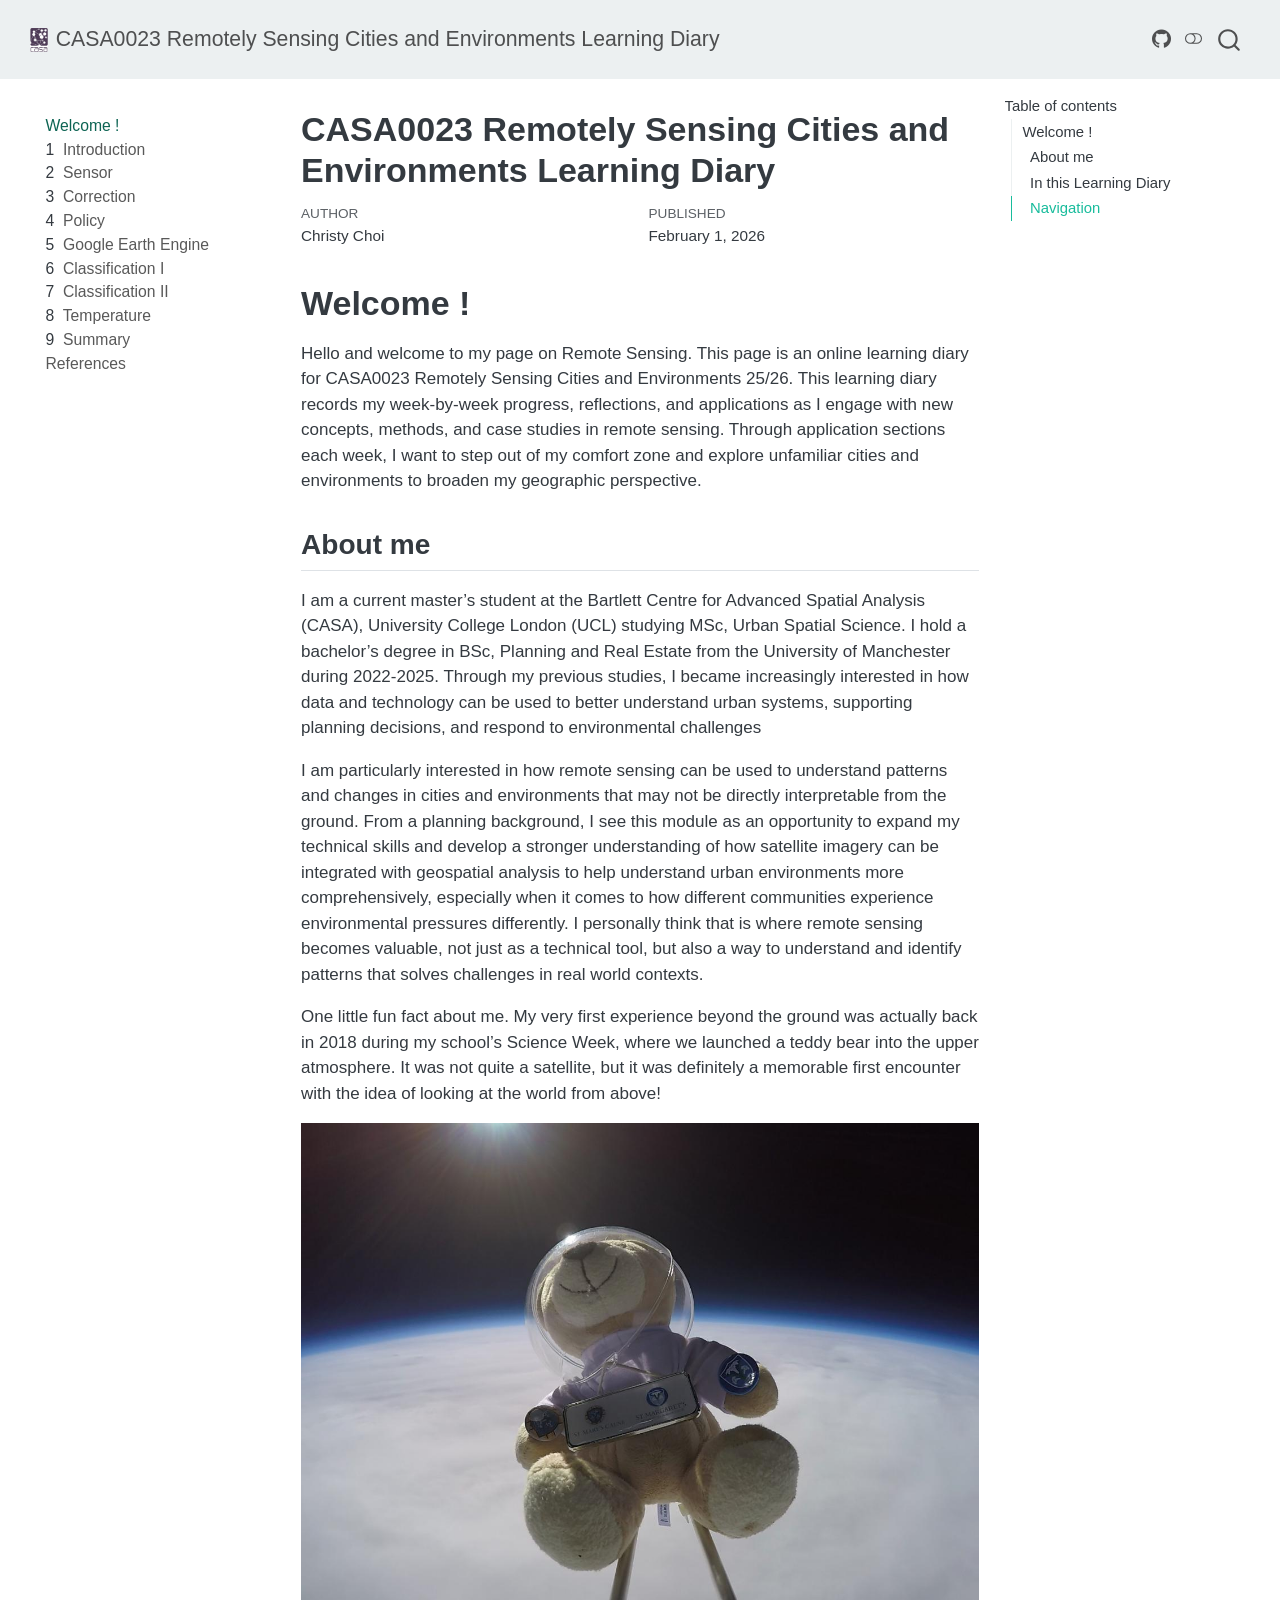
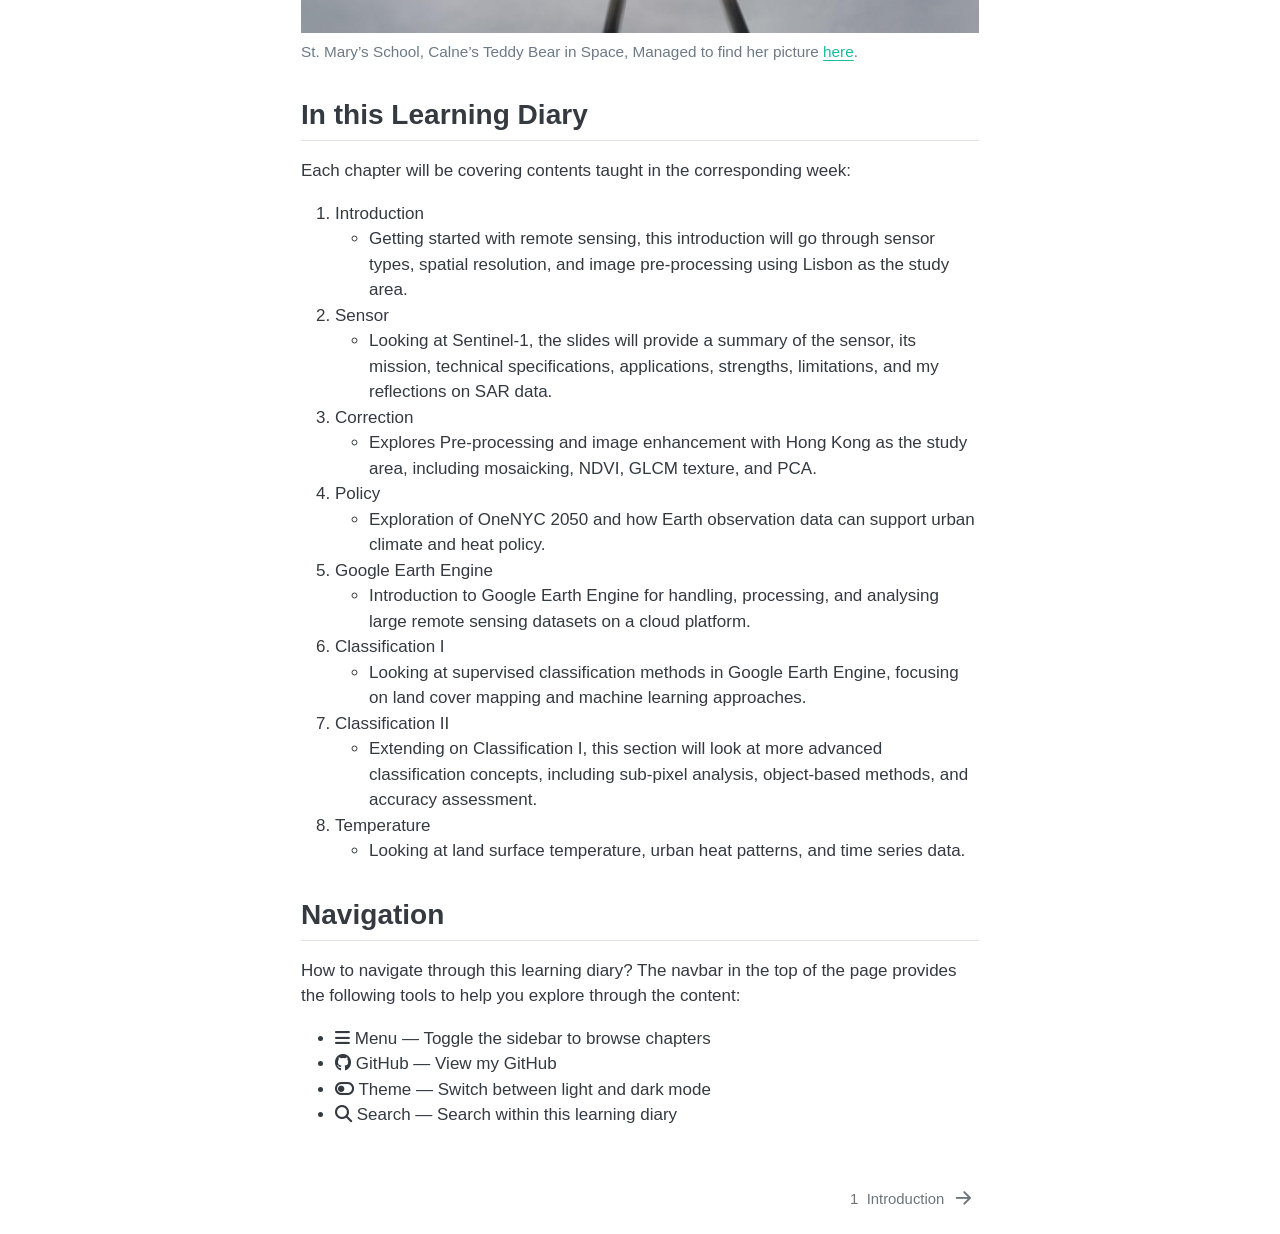
<file: docs/index.html>
<!DOCTYPE html>
<html xmlns="http://www.w3.org/1999/xhtml" lang="en" xml:lang="en"><head>

<meta charset="utf-8">
<meta name="generator" content="quarto-1.8.27">

<meta name="viewport" content="width=device-width, initial-scale=1.0, user-scalable=yes">

<meta name="author" content="Christy Choi">
<meta name="dcterms.date" content="2026-02-01">

<title>CASA0023 Remotely Sensing Cities and Environments Learning Diary</title>
<style>
code{white-space: pre-wrap;}
span.smallcaps{font-variant: small-caps;}
div.columns{display: flex; gap: min(4vw, 1.5em);}
div.column{flex: auto; overflow-x: auto;}
div.hanging-indent{margin-left: 1.5em; text-indent: -1.5em;}
ul.task-list{list-style: none;}
ul.task-list li input[type="checkbox"] {
  width: 0.8em;
  margin: 0 0.8em 0.2em -1em; /* quarto-specific, see https://github.com/quarto-dev/quarto-cli/issues/4556 */ 
  vertical-align: middle;
}
</style>


<script src="site_libs/quarto-nav/quarto-nav.js"></script>
<script src="site_libs/quarto-nav/headroom.min.js"></script>
<script src="site_libs/clipboard/clipboard.min.js"></script>
<script src="site_libs/quarto-search/autocomplete.umd.js"></script>
<script src="site_libs/quarto-search/fuse.min.js"></script>
<script src="site_libs/quarto-search/quarto-search.js"></script>
<meta name="quarto:offset" content="./">
<link href="./intro.html" rel="next">
<link href="./images/favicon.ico" rel="icon">
<script src="site_libs/quarto-html/quarto.js" type="module"></script>
<script src="site_libs/quarto-html/tabsets/tabsets.js" type="module"></script>
<script src="site_libs/quarto-html/axe/axe-check.js" type="module"></script>
<script src="site_libs/quarto-html/popper.min.js"></script>
<script src="site_libs/quarto-html/tippy.umd.min.js"></script>
<script src="site_libs/quarto-html/anchor.min.js"></script>
<link href="site_libs/quarto-html/tippy.css" rel="stylesheet">
<link href="site_libs/quarto-html/quarto-syntax-highlighting-ed96de9b727972fe78a7b5d16c58bf87.css" rel="stylesheet" class="quarto-color-scheme" id="quarto-text-highlighting-styles">
<link href="site_libs/quarto-html/quarto-syntax-highlighting-dark-4d9afe2b8d18ee9fa5d0d57b5ed4214d.css" rel="stylesheet" class="quarto-color-scheme quarto-color-alternate" id="quarto-text-highlighting-styles">
<link href="site_libs/quarto-html/quarto-syntax-highlighting-ed96de9b727972fe78a7b5d16c58bf87.css" rel="stylesheet" class="quarto-color-scheme-extra" id="quarto-text-highlighting-styles">
<script src="site_libs/bootstrap/bootstrap.min.js"></script>
<link href="site_libs/bootstrap/bootstrap-icons.css" rel="stylesheet">
<link href="site_libs/bootstrap/bootstrap-635da006507a4f5110871ca9c075f887.min.css" rel="stylesheet" append-hash="true" class="quarto-color-scheme" id="quarto-bootstrap" data-mode="light">
<link href="site_libs/bootstrap/bootstrap-dark-985b50f9537809427317b15cc5012cf1.min.css" rel="stylesheet" append-hash="true" class="quarto-color-scheme quarto-color-alternate" id="quarto-bootstrap" data-mode="dark">
<link href="site_libs/bootstrap/bootstrap-635da006507a4f5110871ca9c075f887.min.css" rel="stylesheet" append-hash="true" class="quarto-color-scheme-extra" id="quarto-bootstrap" data-mode="light">
<script id="quarto-search-options" type="application/json">{
  "location": "navbar",
  "copy-button": false,
  "collapse-after": 3,
  "panel-placement": "end",
  "type": "overlay",
  "limit": 50,
  "keyboard-shortcut": [
    "f",
    "/",
    "s"
  ],
  "show-item-context": false,
  "language": {
    "search-no-results-text": "No results",
    "search-matching-documents-text": "matching documents",
    "search-copy-link-title": "Copy link to search",
    "search-hide-matches-text": "Hide additional matches",
    "search-more-match-text": "more match in this document",
    "search-more-matches-text": "more matches in this document",
    "search-clear-button-title": "Clear",
    "search-text-placeholder": "",
    "search-detached-cancel-button-title": "Cancel",
    "search-submit-button-title": "Submit",
    "search-label": "Search"
  }
}</script>


</head>

<body class="nav-sidebar floating nav-fixed quarto-light"><script id="quarto-html-before-body" type="application/javascript">
    const toggleBodyColorMode = (bsSheetEl) => {
      const mode = bsSheetEl.getAttribute("data-mode");
      const bodyEl = window.document.querySelector("body");
      if (mode === "dark") {
        bodyEl.classList.add("quarto-dark");
        bodyEl.classList.remove("quarto-light");
      } else {
        bodyEl.classList.add("quarto-light");
        bodyEl.classList.remove("quarto-dark");
      }
    }
    const toggleBodyColorPrimary = () => {
      const bsSheetEl = window.document.querySelector("link#quarto-bootstrap:not([rel=disabled-stylesheet])");
      if (bsSheetEl) {
        toggleBodyColorMode(bsSheetEl);
      }
    }
    const setColorSchemeToggle = (alternate) => {
      const toggles = window.document.querySelectorAll('.quarto-color-scheme-toggle');
      for (let i=0; i < toggles.length; i++) {
        const toggle = toggles[i];
        if (toggle) {
          if (alternate) {
            toggle.classList.add("alternate");
          } else {
            toggle.classList.remove("alternate");
          }
        }
      }
    };
    const toggleColorMode = (alternate) => {
      // Switch the stylesheets
      const primaryStylesheets = window.document.querySelectorAll('link.quarto-color-scheme:not(.quarto-color-alternate)');
      const alternateStylesheets = window.document.querySelectorAll('link.quarto-color-scheme.quarto-color-alternate');
      manageTransitions('#quarto-margin-sidebar .nav-link', false);
      if (alternate) {
        // note: dark is layered on light, we don't disable primary!
        enableStylesheet(alternateStylesheets);
        for (const sheetNode of alternateStylesheets) {
          if (sheetNode.id === "quarto-bootstrap") {
            toggleBodyColorMode(sheetNode);
          }
        }
      } else {
        disableStylesheet(alternateStylesheets);
        enableStylesheet(primaryStylesheets)
        toggleBodyColorPrimary();
      }
      manageTransitions('#quarto-margin-sidebar .nav-link', true);
      // Switch the toggles
      setColorSchemeToggle(alternate)
      // Hack to workaround the fact that safari doesn't
      // properly recolor the scrollbar when toggling (#1455)
      if (navigator.userAgent.indexOf('Safari') > 0 && navigator.userAgent.indexOf('Chrome') == -1) {
        manageTransitions("body", false);
        window.scrollTo(0, 1);
        setTimeout(() => {
          window.scrollTo(0, 0);
          manageTransitions("body", true);
        }, 40);
      }
    }
    const disableStylesheet = (stylesheets) => {
      for (let i=0; i < stylesheets.length; i++) {
        const stylesheet = stylesheets[i];
        stylesheet.rel = 'disabled-stylesheet';
      }
    }
    const enableStylesheet = (stylesheets) => {
      for (let i=0; i < stylesheets.length; i++) {
        const stylesheet = stylesheets[i];
        if(stylesheet.rel !== 'stylesheet') { // for Chrome, which will still FOUC without this check
          stylesheet.rel = 'stylesheet';
        }
      }
    }
    const manageTransitions = (selector, allowTransitions) => {
      const els = window.document.querySelectorAll(selector);
      for (let i=0; i < els.length; i++) {
        const el = els[i];
        if (allowTransitions) {
          el.classList.remove('notransition');
        } else {
          el.classList.add('notransition');
        }
      }
    }
    const isFileUrl = () => {
      return window.location.protocol === 'file:';
    }
    const hasAlternateSentinel = () => {
      let styleSentinel = getColorSchemeSentinel();
      if (styleSentinel !== null) {
        return styleSentinel === "alternate";
      } else {
        return false;
      }
    }
    const setStyleSentinel = (alternate) => {
      const value = alternate ? "alternate" : "default";
      if (!isFileUrl()) {
        window.localStorage.setItem("quarto-color-scheme", value);
      } else {
        localAlternateSentinel = value;
      }
    }
    const getColorSchemeSentinel = () => {
      if (!isFileUrl()) {
        const storageValue = window.localStorage.getItem("quarto-color-scheme");
        return storageValue != null ? storageValue : localAlternateSentinel;
      } else {
        return localAlternateSentinel;
      }
    }
    const toggleGiscusIfUsed = (isAlternate, darkModeDefault) => {
      const baseTheme = document.querySelector('#giscus-base-theme')?.value ?? 'light';
      const alternateTheme = document.querySelector('#giscus-alt-theme')?.value ?? 'dark';
      let newTheme = '';
      if(authorPrefersDark) {
        newTheme = isAlternate ? baseTheme : alternateTheme;
      } else {
        newTheme = isAlternate ? alternateTheme : baseTheme;
      }
      const changeGiscusTheme = () => {
        // From: https://github.com/giscus/giscus/issues/336
        const sendMessage = (message) => {
          const iframe = document.querySelector('iframe.giscus-frame');
          if (!iframe) return;
          iframe.contentWindow.postMessage({ giscus: message }, 'https://giscus.app');
        }
        sendMessage({
          setConfig: {
            theme: newTheme
          }
        });
      }
      const isGiscussLoaded = window.document.querySelector('iframe.giscus-frame') !== null;
      if (isGiscussLoaded) {
        changeGiscusTheme();
      }
    };
    const authorPrefersDark = false;
    const darkModeDefault = authorPrefersDark;
      document.querySelector('link#quarto-text-highlighting-styles.quarto-color-scheme-extra').rel = 'disabled-stylesheet';
      document.querySelector('link#quarto-bootstrap.quarto-color-scheme-extra').rel = 'disabled-stylesheet';
    let localAlternateSentinel = darkModeDefault ? 'alternate' : 'default';
    // Dark / light mode switch
    window.quartoToggleColorScheme = () => {
      // Read the current dark / light value
      let toAlternate = !hasAlternateSentinel();
      toggleColorMode(toAlternate);
      setStyleSentinel(toAlternate);
      toggleGiscusIfUsed(toAlternate, darkModeDefault);
      window.dispatchEvent(new Event('resize'));
    };
    // Switch to dark mode if need be
    if (hasAlternateSentinel()) {
      toggleColorMode(true);
    } else {
      toggleColorMode(false);
    }
  </script>

<div id="quarto-search-results"></div>
  <header id="quarto-header" class="headroom fixed-top">
    <nav class="navbar navbar-expand-lg " data-bs-theme="dark">
      <div class="navbar-container container-fluid">
      <div class="navbar-brand-container mx-auto">
    <a href="./index.html" class="navbar-brand navbar-brand-logo">
    <img src="./images/casa_logo.jpg" alt="" class="navbar-logo light-content">
    <img src="./images/casa_logo.jpg" alt="" class="navbar-logo dark-content">
    </a>
    <a class="navbar-brand" href="./index.html">
    <span class="navbar-title">CASA0023 Remotely Sensing Cities and Environments Learning Diary</span>
    </a>
  </div>
            <div id="quarto-search" class="" title="Search"></div>
          <button class="navbar-toggler" type="button" data-bs-toggle="collapse" data-bs-target="#navbarCollapse" aria-controls="navbarCollapse" role="menu" aria-expanded="false" aria-label="Toggle navigation" onclick="if (window.quartoToggleHeadroom) { window.quartoToggleHeadroom(); }">
  <span class="navbar-toggler-icon"></span>
</button>
          <div class="collapse navbar-collapse" id="navbarCollapse">
            <ul class="navbar-nav navbar-nav-scroll ms-auto">
  <li class="nav-item compact">
    <a class="nav-link" href="https://github.com/christychoicc"> <i class="bi bi-github" role="img">
</i> 
<span class="menu-text"></span></a>
  </li>  
</ul>
          </div> <!-- /navcollapse -->
            <div class="quarto-navbar-tools">
  <a href="" class="quarto-color-scheme-toggle quarto-navigation-tool  px-1" onclick="window.quartoToggleColorScheme(); return false;" title="Toggle dark mode"><i class="bi"></i></a>
</div>
      </div> <!-- /container-fluid -->
    </nav>
  <nav class="quarto-secondary-nav">
    <div class="container-fluid d-flex">
      <button type="button" class="quarto-btn-toggle btn" data-bs-toggle="collapse" role="button" data-bs-target=".quarto-sidebar-collapse-item" aria-controls="quarto-sidebar" aria-expanded="false" aria-label="Toggle sidebar navigation" onclick="if (window.quartoToggleHeadroom) { window.quartoToggleHeadroom(); }">
        <i class="bi bi-layout-text-sidebar-reverse"></i>
      </button>
        <nav class="quarto-page-breadcrumbs" aria-label="breadcrumb"><ol class="breadcrumb"><li class="breadcrumb-item"><a href="./index.html">Welcome !</a></li></ol></nav>
        <a class="flex-grow-1" role="navigation" data-bs-toggle="collapse" data-bs-target=".quarto-sidebar-collapse-item" aria-controls="quarto-sidebar" aria-expanded="false" aria-label="Toggle sidebar navigation" onclick="if (window.quartoToggleHeadroom) { window.quartoToggleHeadroom(); }">      
        </a>
    </div>
  </nav>
</header>
<!-- content -->
<div id="quarto-content" class="quarto-container page-columns page-rows-contents page-layout-article page-navbar">
<!-- sidebar -->
  <nav id="quarto-sidebar" class="sidebar collapse collapse-horizontal quarto-sidebar-collapse-item sidebar-navigation floating overflow-auto">
    <div class="sidebar-menu-container"> 
    <ul class="list-unstyled mt-1">
        <li class="sidebar-item">
  <div class="sidebar-item-container"> 
  <a href="./index.html" class="sidebar-item-text sidebar-link active">
 <span class="menu-text">Welcome !</span></a>
  </div>
</li>
        <li class="sidebar-item">
  <div class="sidebar-item-container"> 
  <a href="./intro.html" class="sidebar-item-text sidebar-link">
 <span class="menu-text"><span class="chapter-number">1</span>&nbsp; <span class="chapter-title">Introduction</span></span></a>
  </div>
</li>
        <li class="sidebar-item">
  <div class="sidebar-item-container"> 
  <a href="./sensor.html" class="sidebar-item-text sidebar-link">
 <span class="menu-text"><span class="chapter-number">2</span>&nbsp; <span class="chapter-title">Sensor</span></span></a>
  </div>
</li>
        <li class="sidebar-item">
  <div class="sidebar-item-container"> 
  <a href="./correction.html" class="sidebar-item-text sidebar-link">
 <span class="menu-text"><span class="chapter-number">3</span>&nbsp; <span class="chapter-title">Correction</span></span></a>
  </div>
</li>
        <li class="sidebar-item">
  <div class="sidebar-item-container"> 
  <a href="./policy.html" class="sidebar-item-text sidebar-link">
 <span class="menu-text"><span class="chapter-number">4</span>&nbsp; <span class="chapter-title">Policy</span></span></a>
  </div>
</li>
        <li class="sidebar-item">
  <div class="sidebar-item-container"> 
  <a href="./gee.html" class="sidebar-item-text sidebar-link">
 <span class="menu-text"><span class="chapter-number">5</span>&nbsp; <span class="chapter-title">Google Earth Engine</span></span></a>
  </div>
</li>
        <li class="sidebar-item">
  <div class="sidebar-item-container"> 
  <a href="./classification-1.html" class="sidebar-item-text sidebar-link">
 <span class="menu-text"><span class="chapter-number">6</span>&nbsp; <span class="chapter-title">Classification I</span></span></a>
  </div>
</li>
        <li class="sidebar-item">
  <div class="sidebar-item-container"> 
  <a href="./classification-2.html" class="sidebar-item-text sidebar-link">
 <span class="menu-text"><span class="chapter-number">7</span>&nbsp; <span class="chapter-title">Classification II</span></span></a>
  </div>
</li>
        <li class="sidebar-item">
  <div class="sidebar-item-container"> 
  <a href="./temperature.html" class="sidebar-item-text sidebar-link">
 <span class="menu-text"><span class="chapter-number">8</span>&nbsp; <span class="chapter-title">Temperature</span></span></a>
  </div>
</li>
        <li class="sidebar-item">
  <div class="sidebar-item-container"> 
  <a href="./summary.html" class="sidebar-item-text sidebar-link">
 <span class="menu-text"><span class="chapter-number">9</span>&nbsp; <span class="chapter-title">Summary</span></span></a>
  </div>
</li>
        <li class="sidebar-item">
  <div class="sidebar-item-container"> 
  <a href="./references.html" class="sidebar-item-text sidebar-link">
 <span class="menu-text">References</span></a>
  </div>
</li>
    </ul>
    </div>
</nav>
<div id="quarto-sidebar-glass" class="quarto-sidebar-collapse-item" data-bs-toggle="collapse" data-bs-target=".quarto-sidebar-collapse-item"></div>
<!-- margin-sidebar -->
    <div id="quarto-margin-sidebar" class="sidebar margin-sidebar">
        <nav id="TOC" role="doc-toc" class="toc-active">
    <h2 id="toc-title">Table of contents</h2>
   
  <ul>
  <li><a href="#welcome" id="toc-welcome" class="nav-link active" data-scroll-target="#welcome">Welcome !</a>
  <ul class="collapse">
  <li><a href="#about-me" id="toc-about-me" class="nav-link" data-scroll-target="#about-me">About me</a></li>
  <li><a href="#in-this-learning-diary" id="toc-in-this-learning-diary" class="nav-link" data-scroll-target="#in-this-learning-diary">In this Learning Diary</a></li>
  <li><a href="#navigation" id="toc-navigation" class="nav-link" data-scroll-target="#navigation">Navigation</a></li>
  </ul></li>
  </ul>
</nav>
    </div>
<!-- main -->
<main class="content" id="quarto-document-content">


<header id="title-block-header" class="quarto-title-block default">
<div class="quarto-title">
<h1 class="title">CASA0023 Remotely Sensing Cities and Environments Learning Diary</h1>
</div>



<div class="quarto-title-meta">

    <div>
    <div class="quarto-title-meta-heading">Author</div>
    <div class="quarto-title-meta-contents">
             <p>Christy Choi </p>
          </div>
  </div>
    
    <div>
    <div class="quarto-title-meta-heading">Published</div>
    <div class="quarto-title-meta-contents">
      <p class="date">February 1, 2026</p>
    </div>
  </div>
  
    
  </div>
  


</header>


<section id="welcome" class="level1 unnumbered">
<h1 class="unnumbered">Welcome !</h1>
<p>Hello and welcome to my page on Remote Sensing. This page is an online learning diary for CASA0023 Remotely Sensing Cities and Environments 25/26. This learning diary records my week-by-week progress, reflections, and applications as I engage with new concepts, methods, and case studies in remote sensing. Through application sections each week, I want to step out of my comfort zone and explore unfamiliar cities and environments to broaden my geographic perspective.</p>
<section id="about-me" class="level2">
<h2 class="anchored" data-anchor-id="about-me">About me</h2>
<p>I am a current master’s student at the Bartlett Centre for Advanced Spatial Analysis (CASA), University College London (UCL) studying MSc, Urban Spatial Science. I hold a bachelor’s degree in BSc, Planning and Real Estate from the University of Manchester during 2022-2025. Through my previous studies, I became increasingly interested in how data and technology can be used to better understand urban systems, supporting planning decisions, and respond to environmental challenges</p>
<p>I am particularly interested in how remote sensing can be used to understand patterns and changes in cities and environments that may not be directly interpretable from the ground. From a planning background, I see this module as an opportunity to expand my technical skills and develop a stronger understanding of how satellite imagery can be integrated with geospatial analysis to help understand urban environments more comprehensively, especially when it comes to how different communities experience environmental pressures differently. I personally think that is where remote sensing becomes valuable, not just as a technical tool, but also a way to understand and identify patterns that solves challenges in real world contexts.</p>
<p>One little fun fact about me. My very first experience beyond the ground was actually back in 2018 during my school’s Science Week, where we launched a teddy bear into the upper atmosphere. It was not quite a satellite, but it was definitely a memorable first encounter with the idea of looking at the world from above!</p>
<div class="quarto-figure quarto-figure-center">
<figure class="figure">
<p><img src="images/calnebear.jpg" class="img-fluid figure-img"></p>
<figcaption>St.&nbsp;Mary’s School, Calne’s Teddy Bear in Space, Managed to find her picture <a href="https://www.gazetteandherald.co.uk/news/16092971.school-launches-teddy-bear-space/">here</a>.</figcaption>
</figure>
</div>
</section>
<section id="in-this-learning-diary" class="level2">
<h2 class="anchored" data-anchor-id="in-this-learning-diary">In this Learning Diary</h2>
<p>Each chapter will be covering contents taught in the corresponding week:</p>
<ol type="1">
<li>Introduction
<ul>
<li>Getting started with remote sensing, this introduction will go through sensor types, spatial resolution, and image pre-processing using Lisbon as the study area.</li>
</ul></li>
<li>Sensor
<ul>
<li>Looking at Sentinel-1, the slides will provide a summary of the sensor, its mission, technical specifications, applications, strengths, limitations, and my reflections on SAR data.</li>
</ul></li>
<li>Correction
<ul>
<li>Explores Pre-processing and image enhancement with Hong Kong as the study area, including mosaicking, NDVI, GLCM texture, and PCA.</li>
</ul></li>
<li>Policy
<ul>
<li>Exploration of OneNYC 2050 and how Earth observation data can support urban climate and heat policy.</li>
</ul></li>
<li>Google Earth Engine
<ul>
<li>Introduction to Google Earth Engine for handling, processing, and analysing large remote sensing datasets on a cloud platform.</li>
</ul></li>
<li>Classification I
<ul>
<li>Looking at supervised classification methods in Google Earth Engine, focusing on land cover mapping and machine learning approaches.</li>
</ul></li>
<li>Classification II
<ul>
<li>Extending on Classification I, this section will look at more advanced classification concepts, including sub-pixel analysis, object-based methods, and accuracy assessment.</li>
</ul></li>
<li>Temperature
<ul>
<li>Looking at land surface temperature, urban heat patterns, and time series data.</li>
</ul></li>
</ol>
</section>
<section id="navigation" class="level2">
<h2 class="anchored" data-anchor-id="navigation">Navigation</h2>
<p><link rel="stylesheet" href="https://cdnjs.cloudflare.com/ajax/libs/font-awesome/6.5.0/css/all.min.css"></p>
<p>How to navigate through this learning diary? The navbar in the top of the page provides the following tools to help you explore through the content:</p>
<ul>
<li><i class="fa-solid fa-bars"></i> Menu — Toggle the sidebar to browse chapters</li>
<li><i class="fa-brands fa-github"></i> GitHub — View my GitHub</li>
<li><i class="fa-solid fa-toggle-off"></i> Theme — Switch between light and dark mode</li>
<li><i class="fa-solid fa-magnifying-glass"></i> Search — Search within this learning diary</li>
</ul>


</section>
</section>

</main> <!-- /main -->
<script id="quarto-html-after-body" type="application/javascript">
  window.document.addEventListener("DOMContentLoaded", function (event) {
    // Ensure there is a toggle, if there isn't float one in the top right
    if (window.document.querySelector('.quarto-color-scheme-toggle') === null) {
      const a = window.document.createElement('a');
      a.classList.add('top-right');
      a.classList.add('quarto-color-scheme-toggle');
      a.href = "";
      a.onclick = function() { try { window.quartoToggleColorScheme(); } catch {} return false; };
      const i = window.document.createElement("i");
      i.classList.add('bi');
      a.appendChild(i);
      window.document.body.appendChild(a);
    }
    setColorSchemeToggle(hasAlternateSentinel())
    const icon = "";
    const anchorJS = new window.AnchorJS();
    anchorJS.options = {
      placement: 'right',
      icon: icon
    };
    anchorJS.add('.anchored');
    const isCodeAnnotation = (el) => {
      for (const clz of el.classList) {
        if (clz.startsWith('code-annotation-')) {                     
          return true;
        }
      }
      return false;
    }
    const onCopySuccess = function(e) {
      // button target
      const button = e.trigger;
      // don't keep focus
      button.blur();
      // flash "checked"
      button.classList.add('code-copy-button-checked');
      var currentTitle = button.getAttribute("title");
      button.setAttribute("title", "Copied!");
      let tooltip;
      if (window.bootstrap) {
        button.setAttribute("data-bs-toggle", "tooltip");
        button.setAttribute("data-bs-placement", "left");
        button.setAttribute("data-bs-title", "Copied!");
        tooltip = new bootstrap.Tooltip(button, 
          { trigger: "manual", 
            customClass: "code-copy-button-tooltip",
            offset: [0, -8]});
        tooltip.show();    
      }
      setTimeout(function() {
        if (tooltip) {
          tooltip.hide();
          button.removeAttribute("data-bs-title");
          button.removeAttribute("data-bs-toggle");
          button.removeAttribute("data-bs-placement");
        }
        button.setAttribute("title", currentTitle);
        button.classList.remove('code-copy-button-checked');
      }, 1000);
      // clear code selection
      e.clearSelection();
    }
    const getTextToCopy = function(trigger) {
      const outerScaffold = trigger.parentElement.cloneNode(true);
      const codeEl = outerScaffold.querySelector('code');
      for (const childEl of codeEl.children) {
        if (isCodeAnnotation(childEl)) {
          childEl.remove();
        }
      }
      return codeEl.innerText;
    }
    const clipboard = new window.ClipboardJS('.code-copy-button:not([data-in-quarto-modal])', {
      text: getTextToCopy
    });
    clipboard.on('success', onCopySuccess);
    if (window.document.getElementById('quarto-embedded-source-code-modal')) {
      const clipboardModal = new window.ClipboardJS('.code-copy-button[data-in-quarto-modal]', {
        text: getTextToCopy,
        container: window.document.getElementById('quarto-embedded-source-code-modal')
      });
      clipboardModal.on('success', onCopySuccess);
    }
      var localhostRegex = new RegExp(/^(?:http|https):\/\/localhost\:?[0-9]*\//);
      var mailtoRegex = new RegExp(/^mailto:/);
        var filterRegex = new RegExp('/' + window.location.host + '/');
      var isInternal = (href) => {
          return filterRegex.test(href) || localhostRegex.test(href) || mailtoRegex.test(href);
      }
      // Inspect non-navigation links and adorn them if external
     var links = window.document.querySelectorAll('a[href]:not(.nav-link):not(.navbar-brand):not(.toc-action):not(.sidebar-link):not(.sidebar-item-toggle):not(.pagination-link):not(.no-external):not([aria-hidden]):not(.dropdown-item):not(.quarto-navigation-tool):not(.about-link)');
      for (var i=0; i<links.length; i++) {
        const link = links[i];
        if (!isInternal(link.href)) {
          // undo the damage that might have been done by quarto-nav.js in the case of
          // links that we want to consider external
          if (link.dataset.originalHref !== undefined) {
            link.href = link.dataset.originalHref;
          }
        }
      }
    function tippyHover(el, contentFn, onTriggerFn, onUntriggerFn) {
      const config = {
        allowHTML: true,
        maxWidth: 500,
        delay: 100,
        arrow: false,
        appendTo: function(el) {
            return el.parentElement;
        },
        interactive: true,
        interactiveBorder: 10,
        theme: 'quarto',
        placement: 'bottom-start',
      };
      if (contentFn) {
        config.content = contentFn;
      }
      if (onTriggerFn) {
        config.onTrigger = onTriggerFn;
      }
      if (onUntriggerFn) {
        config.onUntrigger = onUntriggerFn;
      }
      window.tippy(el, config); 
    }
    const noterefs = window.document.querySelectorAll('a[role="doc-noteref"]');
    for (var i=0; i<noterefs.length; i++) {
      const ref = noterefs[i];
      tippyHover(ref, function() {
        // use id or data attribute instead here
        let href = ref.getAttribute('data-footnote-href') || ref.getAttribute('href');
        try { href = new URL(href).hash; } catch {}
        const id = href.replace(/^#\/?/, "");
        const note = window.document.getElementById(id);
        if (note) {
          return note.innerHTML;
        } else {
          return "";
        }
      });
    }
    const xrefs = window.document.querySelectorAll('a.quarto-xref');
    const processXRef = (id, note) => {
      // Strip column container classes
      const stripColumnClz = (el) => {
        el.classList.remove("page-full", "page-columns");
        if (el.children) {
          for (const child of el.children) {
            stripColumnClz(child);
          }
        }
      }
      stripColumnClz(note)
      if (id === null || id.startsWith('sec-')) {
        // Special case sections, only their first couple elements
        const container = document.createElement("div");
        if (note.children && note.children.length > 2) {
          container.appendChild(note.children[0].cloneNode(true));
          for (let i = 1; i < note.children.length; i++) {
            const child = note.children[i];
            if (child.tagName === "P" && child.innerText === "") {
              continue;
            } else {
              container.appendChild(child.cloneNode(true));
              break;
            }
          }
          if (window.Quarto?.typesetMath) {
            window.Quarto.typesetMath(container);
          }
          return container.innerHTML
        } else {
          if (window.Quarto?.typesetMath) {
            window.Quarto.typesetMath(note);
          }
          return note.innerHTML;
        }
      } else {
        // Remove any anchor links if they are present
        const anchorLink = note.querySelector('a.anchorjs-link');
        if (anchorLink) {
          anchorLink.remove();
        }
        if (window.Quarto?.typesetMath) {
          window.Quarto.typesetMath(note);
        }
        if (note.classList.contains("callout")) {
          return note.outerHTML;
        } else {
          return note.innerHTML;
        }
      }
    }
    for (var i=0; i<xrefs.length; i++) {
      const xref = xrefs[i];
      tippyHover(xref, undefined, function(instance) {
        instance.disable();
        let url = xref.getAttribute('href');
        let hash = undefined; 
        if (url.startsWith('#')) {
          hash = url;
        } else {
          try { hash = new URL(url).hash; } catch {}
        }
        if (hash) {
          const id = hash.replace(/^#\/?/, "");
          const note = window.document.getElementById(id);
          if (note !== null) {
            try {
              const html = processXRef(id, note.cloneNode(true));
              instance.setContent(html);
            } finally {
              instance.enable();
              instance.show();
            }
          } else {
            // See if we can fetch this
            fetch(url.split('#')[0])
            .then(res => res.text())
            .then(html => {
              const parser = new DOMParser();
              const htmlDoc = parser.parseFromString(html, "text/html");
              const note = htmlDoc.getElementById(id);
              if (note !== null) {
                const html = processXRef(id, note);
                instance.setContent(html);
              } 
            }).finally(() => {
              instance.enable();
              instance.show();
            });
          }
        } else {
          // See if we can fetch a full url (with no hash to target)
          // This is a special case and we should probably do some content thinning / targeting
          fetch(url)
          .then(res => res.text())
          .then(html => {
            const parser = new DOMParser();
            const htmlDoc = parser.parseFromString(html, "text/html");
            const note = htmlDoc.querySelector('main.content');
            if (note !== null) {
              // This should only happen for chapter cross references
              // (since there is no id in the URL)
              // remove the first header
              if (note.children.length > 0 && note.children[0].tagName === "HEADER") {
                note.children[0].remove();
              }
              const html = processXRef(null, note);
              instance.setContent(html);
            } 
          }).finally(() => {
            instance.enable();
            instance.show();
          });
        }
      }, function(instance) {
      });
    }
        let selectedAnnoteEl;
        const selectorForAnnotation = ( cell, annotation) => {
          let cellAttr = 'data-code-cell="' + cell + '"';
          let lineAttr = 'data-code-annotation="' +  annotation + '"';
          const selector = 'span[' + cellAttr + '][' + lineAttr + ']';
          return selector;
        }
        const selectCodeLines = (annoteEl) => {
          const doc = window.document;
          const targetCell = annoteEl.getAttribute("data-target-cell");
          const targetAnnotation = annoteEl.getAttribute("data-target-annotation");
          const annoteSpan = window.document.querySelector(selectorForAnnotation(targetCell, targetAnnotation));
          const lines = annoteSpan.getAttribute("data-code-lines").split(",");
          const lineIds = lines.map((line) => {
            return targetCell + "-" + line;
          })
          let top = null;
          let height = null;
          let parent = null;
          if (lineIds.length > 0) {
              //compute the position of the single el (top and bottom and make a div)
              const el = window.document.getElementById(lineIds[0]);
              top = el.offsetTop;
              height = el.offsetHeight;
              parent = el.parentElement.parentElement;
            if (lineIds.length > 1) {
              const lastEl = window.document.getElementById(lineIds[lineIds.length - 1]);
              const bottom = lastEl.offsetTop + lastEl.offsetHeight;
              height = bottom - top;
            }
            if (top !== null && height !== null && parent !== null) {
              // cook up a div (if necessary) and position it 
              let div = window.document.getElementById("code-annotation-line-highlight");
              if (div === null) {
                div = window.document.createElement("div");
                div.setAttribute("id", "code-annotation-line-highlight");
                div.style.position = 'absolute';
                parent.appendChild(div);
              }
              div.style.top = top - 2 + "px";
              div.style.height = height + 4 + "px";
              div.style.left = 0;
              let gutterDiv = window.document.getElementById("code-annotation-line-highlight-gutter");
              if (gutterDiv === null) {
                gutterDiv = window.document.createElement("div");
                gutterDiv.setAttribute("id", "code-annotation-line-highlight-gutter");
                gutterDiv.style.position = 'absolute';
                const codeCell = window.document.getElementById(targetCell);
                const gutter = codeCell.querySelector('.code-annotation-gutter');
                gutter.appendChild(gutterDiv);
              }
              gutterDiv.style.top = top - 2 + "px";
              gutterDiv.style.height = height + 4 + "px";
            }
            selectedAnnoteEl = annoteEl;
          }
        };
        const unselectCodeLines = () => {
          const elementsIds = ["code-annotation-line-highlight", "code-annotation-line-highlight-gutter"];
          elementsIds.forEach((elId) => {
            const div = window.document.getElementById(elId);
            if (div) {
              div.remove();
            }
          });
          selectedAnnoteEl = undefined;
        };
          // Handle positioning of the toggle
      window.addEventListener(
        "resize",
        throttle(() => {
          elRect = undefined;
          if (selectedAnnoteEl) {
            selectCodeLines(selectedAnnoteEl);
          }
        }, 10)
      );
      function throttle(fn, ms) {
      let throttle = false;
      let timer;
        return (...args) => {
          if(!throttle) { // first call gets through
              fn.apply(this, args);
              throttle = true;
          } else { // all the others get throttled
              if(timer) clearTimeout(timer); // cancel #2
              timer = setTimeout(() => {
                fn.apply(this, args);
                timer = throttle = false;
              }, ms);
          }
        };
      }
        // Attach click handler to the DT
        const annoteDls = window.document.querySelectorAll('dt[data-target-cell]');
        for (const annoteDlNode of annoteDls) {
          annoteDlNode.addEventListener('click', (event) => {
            const clickedEl = event.target;
            if (clickedEl !== selectedAnnoteEl) {
              unselectCodeLines();
              const activeEl = window.document.querySelector('dt[data-target-cell].code-annotation-active');
              if (activeEl) {
                activeEl.classList.remove('code-annotation-active');
              }
              selectCodeLines(clickedEl);
              clickedEl.classList.add('code-annotation-active');
            } else {
              // Unselect the line
              unselectCodeLines();
              clickedEl.classList.remove('code-annotation-active');
            }
          });
        }
    const findCites = (el) => {
      const parentEl = el.parentElement;
      if (parentEl) {
        const cites = parentEl.dataset.cites;
        if (cites) {
          return {
            el,
            cites: cites.split(' ')
          };
        } else {
          return findCites(el.parentElement)
        }
      } else {
        return undefined;
      }
    };
    var bibliorefs = window.document.querySelectorAll('a[role="doc-biblioref"]');
    for (var i=0; i<bibliorefs.length; i++) {
      const ref = bibliorefs[i];
      const citeInfo = findCites(ref);
      if (citeInfo) {
        tippyHover(citeInfo.el, function() {
          var popup = window.document.createElement('div');
          citeInfo.cites.forEach(function(cite) {
            var citeDiv = window.document.createElement('div');
            citeDiv.classList.add('hanging-indent');
            citeDiv.classList.add('csl-entry');
            var biblioDiv = window.document.getElementById('ref-' + cite);
            if (biblioDiv) {
              citeDiv.innerHTML = biblioDiv.innerHTML;
            }
            popup.appendChild(citeDiv);
          });
          return popup.innerHTML;
        });
      }
    }
  });
  </script>
<nav class="page-navigation">
  <div class="nav-page nav-page-previous">
  </div>
  <div class="nav-page nav-page-next">
      <a href="./intro.html" class="pagination-link" aria-label="Introduction">
        <span class="nav-page-text"><span class="chapter-number">1</span>&nbsp; <span class="chapter-title">Introduction</span></span> <i class="bi bi-arrow-right-short"></i>
      </a>
  </div>
</nav>
</div> <!-- /content -->




</body></html>
</file>
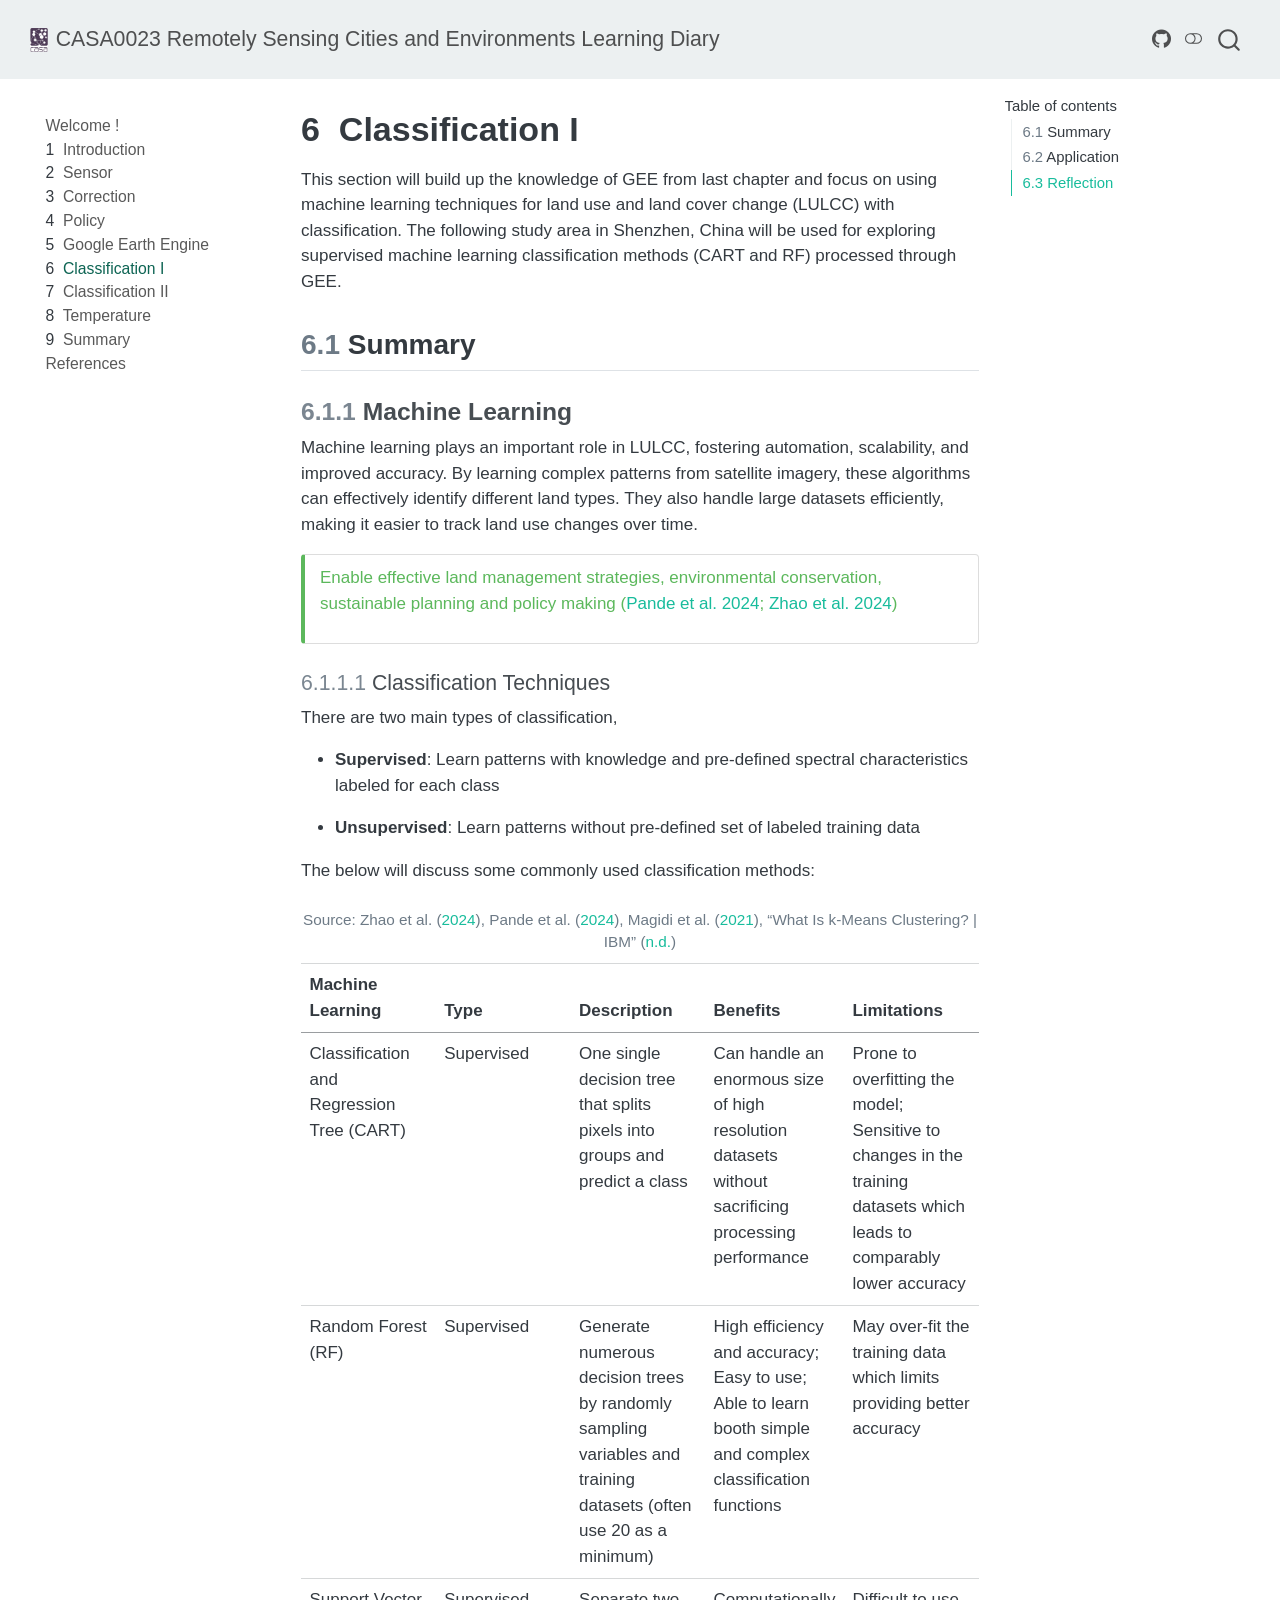
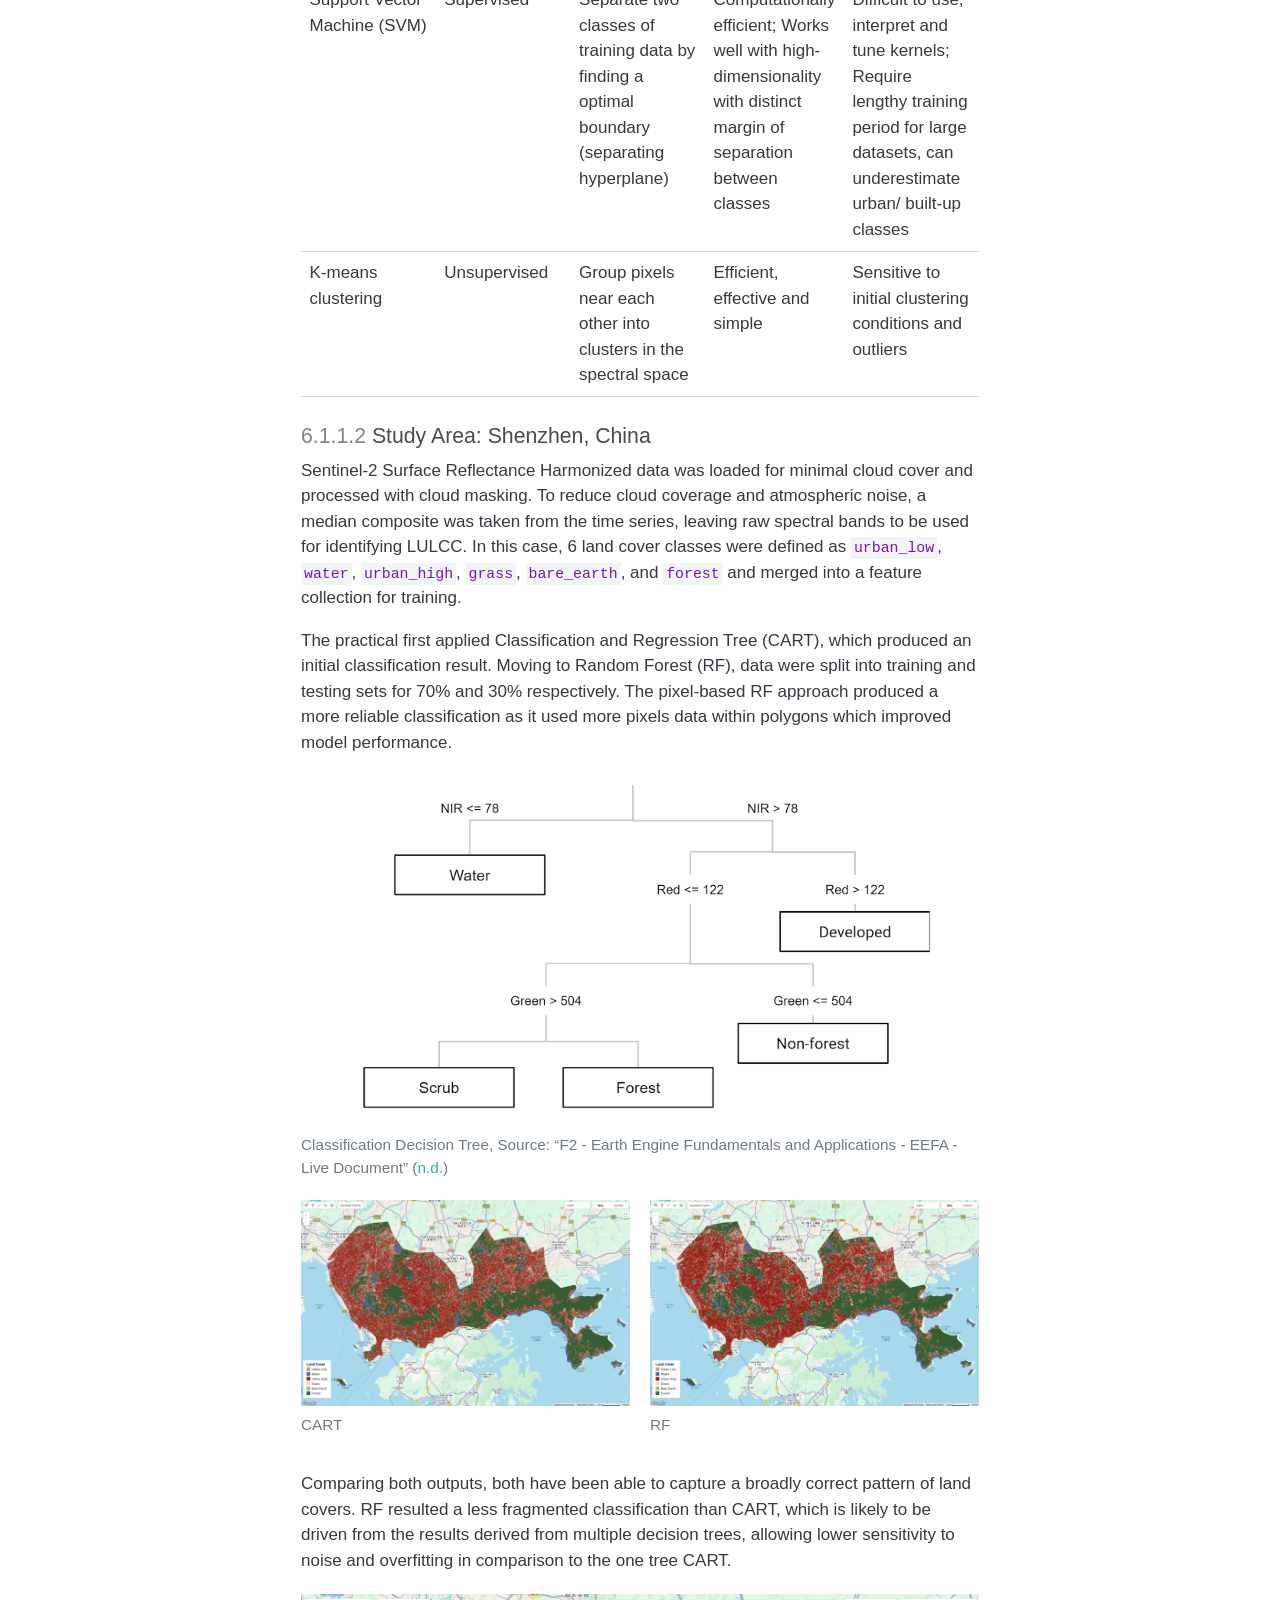
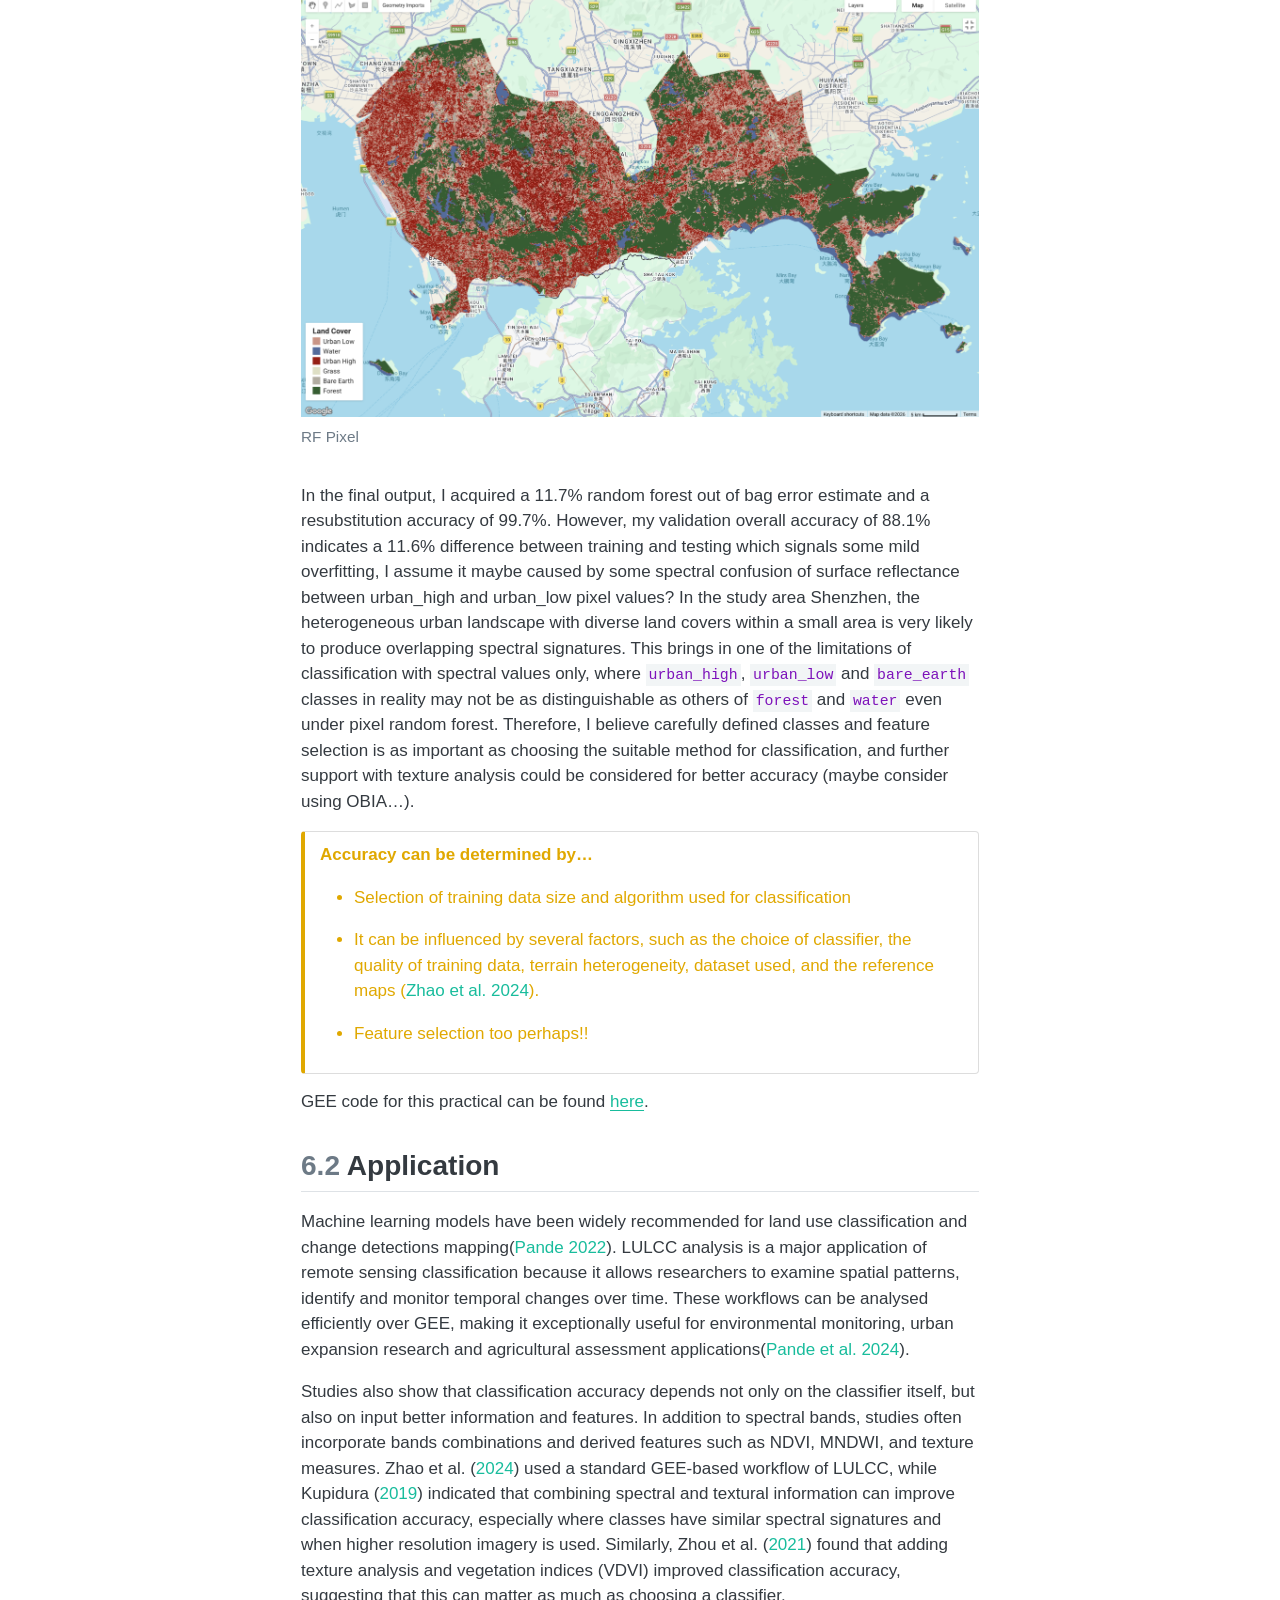
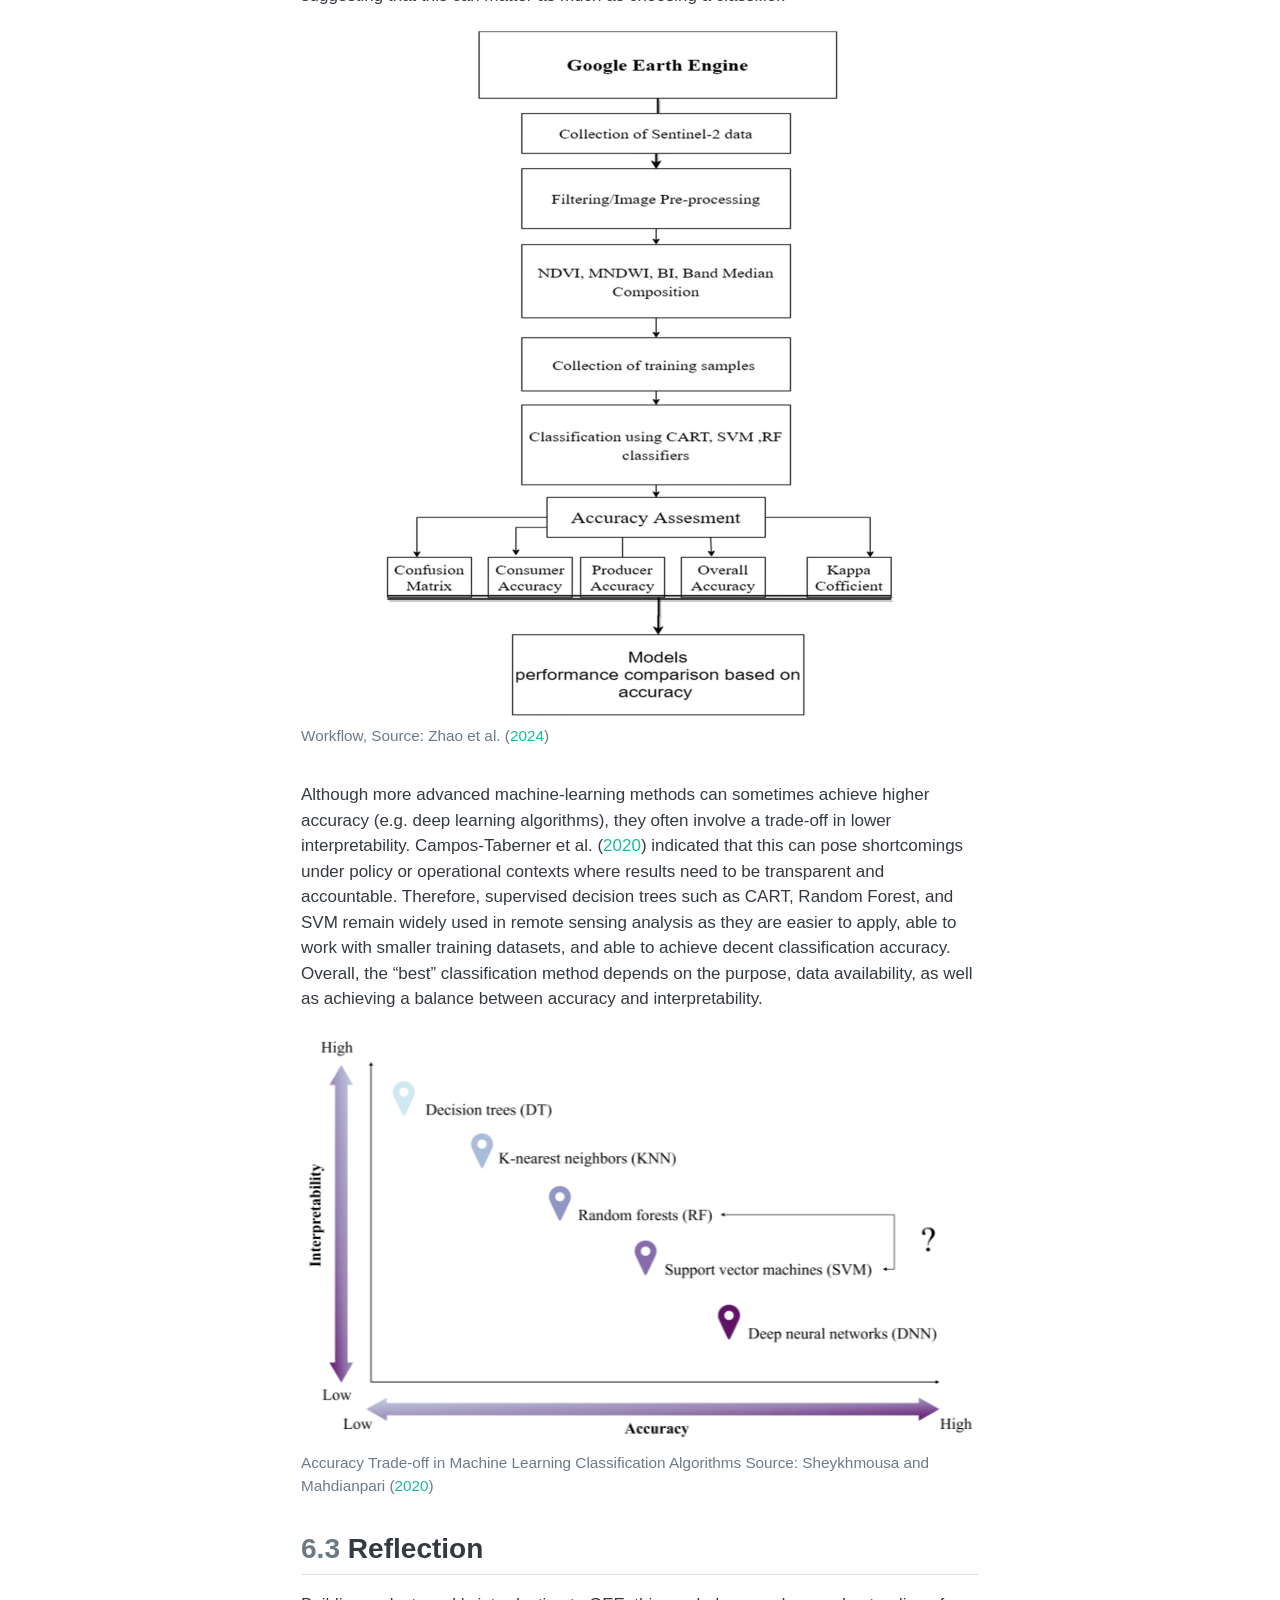
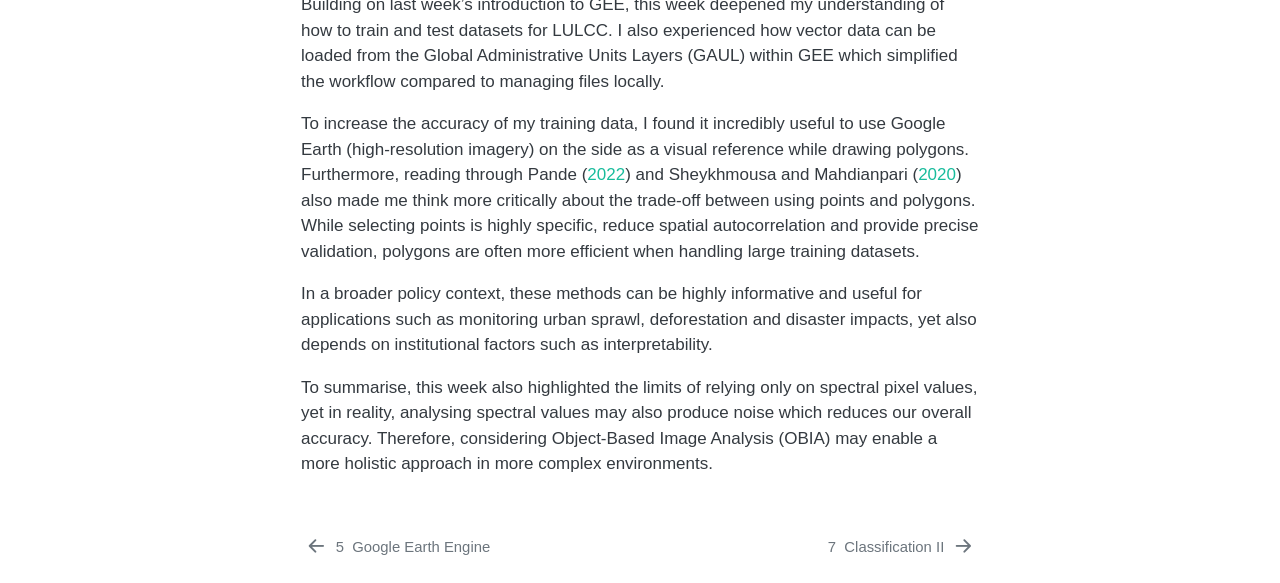
<file: docs/classification-1.html>
<!DOCTYPE html>
<html xmlns="http://www.w3.org/1999/xhtml" lang="en" xml:lang="en"><head>

<meta charset="utf-8">
<meta name="generator" content="quarto-1.8.27">

<meta name="viewport" content="width=device-width, initial-scale=1.0, user-scalable=yes">


<title>6&nbsp; Classification I – CASA0023 Remotely Sensing Cities and Environments Learning Diary</title>
<style>
code{white-space: pre-wrap;}
span.smallcaps{font-variant: small-caps;}
div.columns{display: flex; gap: min(4vw, 1.5em);}
div.column{flex: auto; overflow-x: auto;}
div.hanging-indent{margin-left: 1.5em; text-indent: -1.5em;}
ul.task-list{list-style: none;}
ul.task-list li input[type="checkbox"] {
  width: 0.8em;
  margin: 0 0.8em 0.2em -1em; /* quarto-specific, see https://github.com/quarto-dev/quarto-cli/issues/4556 */ 
  vertical-align: middle;
}
/* CSS for citations */
div.csl-bib-body { }
div.csl-entry {
  clear: both;
  margin-bottom: 0em;
}
.hanging-indent div.csl-entry {
  margin-left:2em;
  text-indent:-2em;
}
div.csl-left-margin {
  min-width:2em;
  float:left;
}
div.csl-right-inline {
  margin-left:2em;
  padding-left:1em;
}
div.csl-indent {
  margin-left: 2em;
}</style>


<script src="site_libs/quarto-nav/quarto-nav.js"></script>
<script src="site_libs/quarto-nav/headroom.min.js"></script>
<script src="site_libs/clipboard/clipboard.min.js"></script>
<script src="site_libs/quarto-search/autocomplete.umd.js"></script>
<script src="site_libs/quarto-search/fuse.min.js"></script>
<script src="site_libs/quarto-search/quarto-search.js"></script>
<meta name="quarto:offset" content="./">
<link href="./classification-2.html" rel="next">
<link href="./gee.html" rel="prev">
<link href="./images/favicon.ico" rel="icon">
<script src="site_libs/quarto-html/quarto.js" type="module"></script>
<script src="site_libs/quarto-html/tabsets/tabsets.js" type="module"></script>
<script src="site_libs/quarto-html/axe/axe-check.js" type="module"></script>
<script src="site_libs/quarto-html/popper.min.js"></script>
<script src="site_libs/quarto-html/tippy.umd.min.js"></script>
<script src="site_libs/quarto-html/anchor.min.js"></script>
<link href="site_libs/quarto-html/tippy.css" rel="stylesheet">
<link href="site_libs/quarto-html/quarto-syntax-highlighting-ed96de9b727972fe78a7b5d16c58bf87.css" rel="stylesheet" class="quarto-color-scheme" id="quarto-text-highlighting-styles">
<link href="site_libs/quarto-html/quarto-syntax-highlighting-dark-4d9afe2b8d18ee9fa5d0d57b5ed4214d.css" rel="stylesheet" class="quarto-color-scheme quarto-color-alternate" id="quarto-text-highlighting-styles">
<link href="site_libs/quarto-html/quarto-syntax-highlighting-ed96de9b727972fe78a7b5d16c58bf87.css" rel="stylesheet" class="quarto-color-scheme-extra" id="quarto-text-highlighting-styles">
<script src="site_libs/bootstrap/bootstrap.min.js"></script>
<link href="site_libs/bootstrap/bootstrap-icons.css" rel="stylesheet">
<link href="site_libs/bootstrap/bootstrap-635da006507a4f5110871ca9c075f887.min.css" rel="stylesheet" append-hash="true" class="quarto-color-scheme" id="quarto-bootstrap" data-mode="light">
<link href="site_libs/bootstrap/bootstrap-dark-985b50f9537809427317b15cc5012cf1.min.css" rel="stylesheet" append-hash="true" class="quarto-color-scheme quarto-color-alternate" id="quarto-bootstrap" data-mode="dark">
<link href="site_libs/bootstrap/bootstrap-635da006507a4f5110871ca9c075f887.min.css" rel="stylesheet" append-hash="true" class="quarto-color-scheme-extra" id="quarto-bootstrap" data-mode="light">
<script id="quarto-search-options" type="application/json">{
  "location": "navbar",
  "copy-button": false,
  "collapse-after": 3,
  "panel-placement": "end",
  "type": "overlay",
  "limit": 50,
  "keyboard-shortcut": [
    "f",
    "/",
    "s"
  ],
  "show-item-context": false,
  "language": {
    "search-no-results-text": "No results",
    "search-matching-documents-text": "matching documents",
    "search-copy-link-title": "Copy link to search",
    "search-hide-matches-text": "Hide additional matches",
    "search-more-match-text": "more match in this document",
    "search-more-matches-text": "more matches in this document",
    "search-clear-button-title": "Clear",
    "search-text-placeholder": "",
    "search-detached-cancel-button-title": "Cancel",
    "search-submit-button-title": "Submit",
    "search-label": "Search"
  }
}</script>


</head>

<body class="nav-sidebar floating nav-fixed quarto-light"><script id="quarto-html-before-body" type="application/javascript">
    const toggleBodyColorMode = (bsSheetEl) => {
      const mode = bsSheetEl.getAttribute("data-mode");
      const bodyEl = window.document.querySelector("body");
      if (mode === "dark") {
        bodyEl.classList.add("quarto-dark");
        bodyEl.classList.remove("quarto-light");
      } else {
        bodyEl.classList.add("quarto-light");
        bodyEl.classList.remove("quarto-dark");
      }
    }
    const toggleBodyColorPrimary = () => {
      const bsSheetEl = window.document.querySelector("link#quarto-bootstrap:not([rel=disabled-stylesheet])");
      if (bsSheetEl) {
        toggleBodyColorMode(bsSheetEl);
      }
    }
    const setColorSchemeToggle = (alternate) => {
      const toggles = window.document.querySelectorAll('.quarto-color-scheme-toggle');
      for (let i=0; i < toggles.length; i++) {
        const toggle = toggles[i];
        if (toggle) {
          if (alternate) {
            toggle.classList.add("alternate");
          } else {
            toggle.classList.remove("alternate");
          }
        }
      }
    };
    const toggleColorMode = (alternate) => {
      // Switch the stylesheets
      const primaryStylesheets = window.document.querySelectorAll('link.quarto-color-scheme:not(.quarto-color-alternate)');
      const alternateStylesheets = window.document.querySelectorAll('link.quarto-color-scheme.quarto-color-alternate');
      manageTransitions('#quarto-margin-sidebar .nav-link', false);
      if (alternate) {
        // note: dark is layered on light, we don't disable primary!
        enableStylesheet(alternateStylesheets);
        for (const sheetNode of alternateStylesheets) {
          if (sheetNode.id === "quarto-bootstrap") {
            toggleBodyColorMode(sheetNode);
          }
        }
      } else {
        disableStylesheet(alternateStylesheets);
        enableStylesheet(primaryStylesheets)
        toggleBodyColorPrimary();
      }
      manageTransitions('#quarto-margin-sidebar .nav-link', true);
      // Switch the toggles
      setColorSchemeToggle(alternate)
      // Hack to workaround the fact that safari doesn't
      // properly recolor the scrollbar when toggling (#1455)
      if (navigator.userAgent.indexOf('Safari') > 0 && navigator.userAgent.indexOf('Chrome') == -1) {
        manageTransitions("body", false);
        window.scrollTo(0, 1);
        setTimeout(() => {
          window.scrollTo(0, 0);
          manageTransitions("body", true);
        }, 40);
      }
    }
    const disableStylesheet = (stylesheets) => {
      for (let i=0; i < stylesheets.length; i++) {
        const stylesheet = stylesheets[i];
        stylesheet.rel = 'disabled-stylesheet';
      }
    }
    const enableStylesheet = (stylesheets) => {
      for (let i=0; i < stylesheets.length; i++) {
        const stylesheet = stylesheets[i];
        if(stylesheet.rel !== 'stylesheet') { // for Chrome, which will still FOUC without this check
          stylesheet.rel = 'stylesheet';
        }
      }
    }
    const manageTransitions = (selector, allowTransitions) => {
      const els = window.document.querySelectorAll(selector);
      for (let i=0; i < els.length; i++) {
        const el = els[i];
        if (allowTransitions) {
          el.classList.remove('notransition');
        } else {
          el.classList.add('notransition');
        }
      }
    }
    const isFileUrl = () => {
      return window.location.protocol === 'file:';
    }
    const hasAlternateSentinel = () => {
      let styleSentinel = getColorSchemeSentinel();
      if (styleSentinel !== null) {
        return styleSentinel === "alternate";
      } else {
        return false;
      }
    }
    const setStyleSentinel = (alternate) => {
      const value = alternate ? "alternate" : "default";
      if (!isFileUrl()) {
        window.localStorage.setItem("quarto-color-scheme", value);
      } else {
        localAlternateSentinel = value;
      }
    }
    const getColorSchemeSentinel = () => {
      if (!isFileUrl()) {
        const storageValue = window.localStorage.getItem("quarto-color-scheme");
        return storageValue != null ? storageValue : localAlternateSentinel;
      } else {
        return localAlternateSentinel;
      }
    }
    const toggleGiscusIfUsed = (isAlternate, darkModeDefault) => {
      const baseTheme = document.querySelector('#giscus-base-theme')?.value ?? 'light';
      const alternateTheme = document.querySelector('#giscus-alt-theme')?.value ?? 'dark';
      let newTheme = '';
      if(authorPrefersDark) {
        newTheme = isAlternate ? baseTheme : alternateTheme;
      } else {
        newTheme = isAlternate ? alternateTheme : baseTheme;
      }
      const changeGiscusTheme = () => {
        // From: https://github.com/giscus/giscus/issues/336
        const sendMessage = (message) => {
          const iframe = document.querySelector('iframe.giscus-frame');
          if (!iframe) return;
          iframe.contentWindow.postMessage({ giscus: message }, 'https://giscus.app');
        }
        sendMessage({
          setConfig: {
            theme: newTheme
          }
        });
      }
      const isGiscussLoaded = window.document.querySelector('iframe.giscus-frame') !== null;
      if (isGiscussLoaded) {
        changeGiscusTheme();
      }
    };
    const authorPrefersDark = false;
    const darkModeDefault = authorPrefersDark;
      document.querySelector('link#quarto-text-highlighting-styles.quarto-color-scheme-extra').rel = 'disabled-stylesheet';
      document.querySelector('link#quarto-bootstrap.quarto-color-scheme-extra').rel = 'disabled-stylesheet';
    let localAlternateSentinel = darkModeDefault ? 'alternate' : 'default';
    // Dark / light mode switch
    window.quartoToggleColorScheme = () => {
      // Read the current dark / light value
      let toAlternate = !hasAlternateSentinel();
      toggleColorMode(toAlternate);
      setStyleSentinel(toAlternate);
      toggleGiscusIfUsed(toAlternate, darkModeDefault);
      window.dispatchEvent(new Event('resize'));
    };
    // Switch to dark mode if need be
    if (hasAlternateSentinel()) {
      toggleColorMode(true);
    } else {
      toggleColorMode(false);
    }
  </script>

<div id="quarto-search-results"></div>
  <header id="quarto-header" class="headroom fixed-top">
    <nav class="navbar navbar-expand-lg " data-bs-theme="dark">
      <div class="navbar-container container-fluid">
      <div class="navbar-brand-container mx-auto">
    <a href="./index.html" class="navbar-brand navbar-brand-logo">
    <img src="./images/casa_logo.jpg" alt="" class="navbar-logo light-content">
    <img src="./images/casa_logo.jpg" alt="" class="navbar-logo dark-content">
    </a>
    <a class="navbar-brand" href="./index.html">
    <span class="navbar-title">CASA0023 Remotely Sensing Cities and Environments Learning Diary</span>
    </a>
  </div>
            <div id="quarto-search" class="" title="Search"></div>
          <button class="navbar-toggler" type="button" data-bs-toggle="collapse" data-bs-target="#navbarCollapse" aria-controls="navbarCollapse" role="menu" aria-expanded="false" aria-label="Toggle navigation" onclick="if (window.quartoToggleHeadroom) { window.quartoToggleHeadroom(); }">
  <span class="navbar-toggler-icon"></span>
</button>
          <div class="collapse navbar-collapse" id="navbarCollapse">
            <ul class="navbar-nav navbar-nav-scroll ms-auto">
  <li class="nav-item compact">
    <a class="nav-link" href="https://github.com/christychoicc"> <i class="bi bi-github" role="img">
</i> 
<span class="menu-text"></span></a>
  </li>  
</ul>
          </div> <!-- /navcollapse -->
            <div class="quarto-navbar-tools">
  <a href="" class="quarto-color-scheme-toggle quarto-navigation-tool  px-1" onclick="window.quartoToggleColorScheme(); return false;" title="Toggle dark mode"><i class="bi"></i></a>
</div>
      </div> <!-- /container-fluid -->
    </nav>
  <nav class="quarto-secondary-nav">
    <div class="container-fluid d-flex">
      <button type="button" class="quarto-btn-toggle btn" data-bs-toggle="collapse" role="button" data-bs-target=".quarto-sidebar-collapse-item" aria-controls="quarto-sidebar" aria-expanded="false" aria-label="Toggle sidebar navigation" onclick="if (window.quartoToggleHeadroom) { window.quartoToggleHeadroom(); }">
        <i class="bi bi-layout-text-sidebar-reverse"></i>
      </button>
        <nav class="quarto-page-breadcrumbs" aria-label="breadcrumb"><ol class="breadcrumb"><li class="breadcrumb-item"><a href="./classification-1.html"><span class="chapter-number">6</span>&nbsp; <span class="chapter-title">Classification I</span></a></li></ol></nav>
        <a class="flex-grow-1" role="navigation" data-bs-toggle="collapse" data-bs-target=".quarto-sidebar-collapse-item" aria-controls="quarto-sidebar" aria-expanded="false" aria-label="Toggle sidebar navigation" onclick="if (window.quartoToggleHeadroom) { window.quartoToggleHeadroom(); }">      
        </a>
    </div>
  </nav>
</header>
<!-- content -->
<div id="quarto-content" class="quarto-container page-columns page-rows-contents page-layout-article page-navbar">
<!-- sidebar -->
  <nav id="quarto-sidebar" class="sidebar collapse collapse-horizontal quarto-sidebar-collapse-item sidebar-navigation floating overflow-auto">
    <div class="sidebar-menu-container"> 
    <ul class="list-unstyled mt-1">
        <li class="sidebar-item">
  <div class="sidebar-item-container"> 
  <a href="./index.html" class="sidebar-item-text sidebar-link">
 <span class="menu-text">Welcome !</span></a>
  </div>
</li>
        <li class="sidebar-item">
  <div class="sidebar-item-container"> 
  <a href="./intro.html" class="sidebar-item-text sidebar-link">
 <span class="menu-text"><span class="chapter-number">1</span>&nbsp; <span class="chapter-title">Introduction</span></span></a>
  </div>
</li>
        <li class="sidebar-item">
  <div class="sidebar-item-container"> 
  <a href="./sensor.html" class="sidebar-item-text sidebar-link">
 <span class="menu-text"><span class="chapter-number">2</span>&nbsp; <span class="chapter-title">Sensor</span></span></a>
  </div>
</li>
        <li class="sidebar-item">
  <div class="sidebar-item-container"> 
  <a href="./correction.html" class="sidebar-item-text sidebar-link">
 <span class="menu-text"><span class="chapter-number">3</span>&nbsp; <span class="chapter-title">Correction</span></span></a>
  </div>
</li>
        <li class="sidebar-item">
  <div class="sidebar-item-container"> 
  <a href="./policy.html" class="sidebar-item-text sidebar-link">
 <span class="menu-text"><span class="chapter-number">4</span>&nbsp; <span class="chapter-title">Policy</span></span></a>
  </div>
</li>
        <li class="sidebar-item">
  <div class="sidebar-item-container"> 
  <a href="./gee.html" class="sidebar-item-text sidebar-link">
 <span class="menu-text"><span class="chapter-number">5</span>&nbsp; <span class="chapter-title">Google Earth Engine</span></span></a>
  </div>
</li>
        <li class="sidebar-item">
  <div class="sidebar-item-container"> 
  <a href="./classification-1.html" class="sidebar-item-text sidebar-link active">
 <span class="menu-text"><span class="chapter-number">6</span>&nbsp; <span class="chapter-title">Classification I</span></span></a>
  </div>
</li>
        <li class="sidebar-item">
  <div class="sidebar-item-container"> 
  <a href="./classification-2.html" class="sidebar-item-text sidebar-link">
 <span class="menu-text"><span class="chapter-number">7</span>&nbsp; <span class="chapter-title">Classification II</span></span></a>
  </div>
</li>
        <li class="sidebar-item">
  <div class="sidebar-item-container"> 
  <a href="./temperature.html" class="sidebar-item-text sidebar-link">
 <span class="menu-text"><span class="chapter-number">8</span>&nbsp; <span class="chapter-title">Temperature</span></span></a>
  </div>
</li>
        <li class="sidebar-item">
  <div class="sidebar-item-container"> 
  <a href="./summary.html" class="sidebar-item-text sidebar-link">
 <span class="menu-text"><span class="chapter-number">9</span>&nbsp; <span class="chapter-title">Summary</span></span></a>
  </div>
</li>
        <li class="sidebar-item">
  <div class="sidebar-item-container"> 
  <a href="./references.html" class="sidebar-item-text sidebar-link">
 <span class="menu-text">References</span></a>
  </div>
</li>
    </ul>
    </div>
</nav>
<div id="quarto-sidebar-glass" class="quarto-sidebar-collapse-item" data-bs-toggle="collapse" data-bs-target=".quarto-sidebar-collapse-item"></div>
<!-- margin-sidebar -->
    <div id="quarto-margin-sidebar" class="sidebar margin-sidebar">
        <nav id="TOC" role="doc-toc" class="toc-active">
    <h2 id="toc-title">Table of contents</h2>
   
  <ul>
  <li><a href="#summary" id="toc-summary" class="nav-link active" data-scroll-target="#summary"><span class="header-section-number">6.1</span> Summary</a>
  <ul class="collapse">
  <li><a href="#machine-learning" id="toc-machine-learning" class="nav-link" data-scroll-target="#machine-learning"><span class="header-section-number">6.1.1</span> Machine Learning</a></li>
  </ul></li>
  <li><a href="#application" id="toc-application" class="nav-link" data-scroll-target="#application"><span class="header-section-number">6.2</span> Application</a></li>
  <li><a href="#reflection" id="toc-reflection" class="nav-link" data-scroll-target="#reflection"><span class="header-section-number">6.3</span> Reflection</a></li>
  </ul>
</nav>
    </div>
<!-- main -->
<main class="content" id="quarto-document-content">


<header id="title-block-header" class="quarto-title-block default">
<div class="quarto-title">
<h1 class="title"><span class="chapter-number">6</span>&nbsp; <span class="chapter-title">Classification I</span></h1>
</div>



<div class="quarto-title-meta">

    
  
    
  </div>
  


</header>


<p>This section will build up the knowledge of GEE from last chapter and focus on using machine learning techniques for land use and land cover change (LULCC) with classification. The following study area in Shenzhen, China will be used for exploring supervised machine learning classification methods (CART and RF) processed through GEE.</p>
<section id="summary" class="level2" data-number="6.1">
<h2 data-number="6.1" class="anchored" data-anchor-id="summary"><span class="header-section-number">6.1</span> Summary</h2>
<section id="machine-learning" class="level3" data-number="6.1.1">
<h3 data-number="6.1.1" class="anchored" data-anchor-id="machine-learning"><span class="header-section-number">6.1.1</span> Machine Learning</h3>
<p>Machine learning plays an important role in LULCC, fostering automation, scalability, and improved accuracy. By learning complex patterns from satellite imagery, these algorithms can effectively identify different land types. They also handle large datasets efficiently, making it easier to track land use changes over time.</p>
<div style="border: 1px solid #ddd; border-left: 4px solid #5cb85c; padding: 10px 15px; color: #5cb85c; border-radius: 4px; margin-bottom: 15px;">
<p>Enable effective land management strategies, environmental conservation, sustainable planning and policy making <span class="citation" data-cites="pande2024 zhao2024">(<a href="references.html#ref-pande2024" role="doc-biblioref">Pande et al. 2024</a>; <a href="references.html#ref-zhao2024" role="doc-biblioref">Zhao et al. 2024</a>)</span></p>
</div>
<section id="classification-techniques" class="level4" data-number="6.1.1.1">
<h4 data-number="6.1.1.1" class="anchored" data-anchor-id="classification-techniques"><span class="header-section-number">6.1.1.1</span> Classification Techniques</h4>
<p>There are two main types of classification,</p>
<ul>
<li><p><strong>Supervised</strong>: Learn patterns with knowledge and pre-defined spectral characteristics labeled for each class</p></li>
<li><p><strong>Unsupervised</strong>: Learn patterns without pre-defined set of labeled training data</p></li>
</ul>
<p>The below will discuss some commonly used classification methods:</p>
<table class="caption-top table">
<caption>Source: <span class="citation" data-cites="zhao2024">Zhao et al. (<a href="references.html#ref-zhao2024" role="doc-biblioref">2024</a>)</span>, <span class="citation" data-cites="pande2024">Pande et al. (<a href="references.html#ref-pande2024" role="doc-biblioref">2024</a>)</span>, <span class="citation" data-cites="magidi2021">Magidi et al. (<a href="references.html#ref-magidi2021" role="doc-biblioref">2021</a>)</span>, <span class="citation" data-cites="whatis"><span>“What Is k-Means Clustering? | IBM”</span> (<a href="references.html#ref-whatis" role="doc-biblioref">n.d.</a>)</span></caption>
<colgroup>
<col style="width: 20%">
<col style="width: 20%">
<col style="width: 20%">
<col style="width: 20%">
<col style="width: 20%">
</colgroup>
<thead>
<tr class="header">
<th>Machine Learning</th>
<th>Type</th>
<th>Description</th>
<th>Benefits</th>
<th>Limitations</th>
</tr>
</thead>
<tbody>
<tr class="odd">
<td>Classification and Regression Tree (CART)</td>
<td>Supervised</td>
<td>One single decision tree that splits pixels into groups and predict a class</td>
<td>Can handle an enormous size of high resolution datasets without sacrificing processing performance</td>
<td>Prone to overfitting the model; Sensitive to changes in the training datasets which leads to comparably lower accuracy</td>
</tr>
<tr class="even">
<td>Random Forest (RF)</td>
<td>Supervised</td>
<td>Generate numerous decision trees by randomly sampling variables and training datasets (often use 20 as a minimum)</td>
<td>High efficiency and accuracy; Easy to use; Able to learn booth simple and complex classification functions</td>
<td>May over-fit the training data which limits providing better accuracy</td>
</tr>
<tr class="odd">
<td>Support Vector Machine (SVM)</td>
<td>Supervised</td>
<td>Separate two classes of training data by finding a optimal boundary (separating hyperplane)</td>
<td>Computationally efficient; Works well with high-dimensionality with distinct margin of separation between classes</td>
<td>Difficult to use, interpret and tune kernels; Require lengthy training period for large datasets, can underestimate urban/ built-up classes</td>
</tr>
<tr class="even">
<td>K-means clustering</td>
<td>Unsupervised</td>
<td>Group pixels near each other into clusters in the spectral space</td>
<td>Efficient, effective and simple</td>
<td>Sensitive to initial clustering conditions and outliers</td>
</tr>
</tbody>
</table>
</section>
<section id="study-area-shenzhen-china" class="level4" data-number="6.1.1.2">
<h4 data-number="6.1.1.2" class="anchored" data-anchor-id="study-area-shenzhen-china"><span class="header-section-number">6.1.1.2</span> Study Area: Shenzhen, China</h4>
<p>Sentinel-2 Surface Reflectance Harmonized data was loaded for minimal cloud cover and processed with cloud masking. To reduce cloud coverage and atmospheric noise, a median composite was taken from the time series, leaving raw spectral bands to be used for identifying LULCC. In this case, 6 land cover classes were defined as <code>urban_low</code>, <code>water</code>, <code>urban_high</code>, <code>grass</code>, <code>bare_earth</code>, and <code>forest</code> and merged into a feature collection for training.</p>
<p>The practical first applied Classification and Regression Tree (CART), which produced an initial classification result. Moving to Random Forest (RF), data were split into training and testing sets for 70% and 30% respectively. The pixel-based RF approach produced a more reliable classification as it used more pixels data within polygons which improved model performance.</p>
<div class="quarto-figure quarto-figure-center">
<figure class="figure">
<p><img src="images/w7_images/Screenshot 2026-03-15 181703.png" class="img-fluid figure-img"></p>
<figcaption>Classification Decision Tree, Source: <span class="citation" data-cites="f2-ear"><span>“F2 - Earth Engine Fundamentals and Applications - EEFA - Live Document”</span> (<a href="references.html#ref-f2-ear" role="doc-biblioref">n.d.</a>)</span></figcaption>
</figure>
</div>
<div id="CHUNKNAME" class="quarto-layout-panel" data-layout-ncol="2">
<div class="quarto-layout-row">
<div class="quarto-layout-cell" style="flex-basis: 50.0%;justify-content: flex-start;">
<div class="quarto-figure quarto-figure-center">
<figure class="figure">
<p><img src="images/w7_images/CART.png" class="img-fluid figure-img"></p>
<figcaption>CART</figcaption>
</figure>
</div>
</div>
<div class="quarto-layout-cell" style="flex-basis: 50.0%;justify-content: flex-start;">
<div id="reference" class="quarto-figure quarto-figure-center anchored">
<figure class="figure">
<p><img src="images/w7_images/RF.png" class="img-fluid figure-img"></p>
<figcaption>RF</figcaption>
</figure>
</div>
</div>
</div>
</div>
<p>Comparing both outputs, both have been able to capture a broadly correct pattern of land covers. RF resulted a less fragmented classification than CART, which is likely to be driven from the results derived from multiple decision trees, allowing lower sensitivity to noise and overfitting in comparison to the one tree CART.</p>
<div class="quarto-layout-panel" data-layout-ncol="1">
<div class="quarto-layout-row">
<div class="quarto-layout-cell" style="flex-basis: 100.0%;justify-content: flex-start;">
<div class="quarto-figure quarto-figure-center">
<figure class="figure">
<p><img src="images/w7_images/RF_PIXEL.png" class="img-fluid figure-img"></p>
<figcaption>RF Pixel</figcaption>
</figure>
</div>
</div>
</div>
</div>
<p>In the final output, I acquired a 11.7% random forest out of bag error estimate and a resubstitution accuracy of 99.7%. However, my validation overall accuracy of 88.1% indicates a 11.6% difference between training and testing which signals some mild overfitting, I assume it maybe caused by some spectral confusion of surface reflectance between urban_high and urban_low pixel values? In the study area Shenzhen, the heterogeneous urban landscape with diverse land covers within a small area is very likely to produce overlapping spectral signatures. This brings in one of the limitations of classification with spectral values only, where <code>urban_high</code>, <code>urban_low</code> and <code>bare_earth</code> classes in reality may not be as distinguishable as others of <code>forest</code> and <code>water</code> even under pixel random forest. Therefore, I believe carefully defined classes and feature selection is as important as choosing the suitable method for classification, and further support with texture analysis could be considered for better accuracy (maybe consider using OBIA…).</p>
<div style="border: 1px solid #ddd; border-left: 4px solid #e0a800; padding: 10px 15px; color: #e0a800; border-radius: 4px; margin-bottom: 15px;">
<p><strong>Accuracy can be determined by…</strong></p>
<ul>
<li><p>Selection of training data size and algorithm used for classification</p></li>
<li><p>It can be influenced by several factors, such as the choice of classifier, the quality of training data, terrain heterogeneity, dataset used, and the reference maps <span class="citation" data-cites="zhao2024">(<a href="references.html#ref-zhao2024" role="doc-biblioref">Zhao et al. 2024</a>)</span>.</p></li>
<li><p>Feature selection too perhaps!!</p></li>
</ul>
</div>
<p>GEE code for this practical can be found <a href="https://code.earthengine.google.com/0e536642eb70fc39e65513fb5eca24bc">here</a>.</p>
</section>
</section>
</section>
<section id="application" class="level2" data-number="6.2">
<h2 data-number="6.2" class="anchored" data-anchor-id="application"><span class="header-section-number">6.2</span> Application</h2>
<p>Machine learning models have been widely recommended for land use classification and change detections mapping<span class="citation" data-cites="pande2022">(<a href="references.html#ref-pande2022" role="doc-biblioref">Pande 2022</a>)</span>. LULCC analysis is a major application of remote sensing classification because it allows researchers to examine spatial patterns, identify and monitor temporal changes over time. These workflows can be analysed efficiently over GEE, making it exceptionally useful for environmental monitoring, urban expansion research and agricultural assessment applications<span class="citation" data-cites="pande2024">(<a href="references.html#ref-pande2024" role="doc-biblioref">Pande et al. 2024</a>)</span>.</p>
<p>Studies also show that classification accuracy depends not only on the classifier itself, but also on input better information and features. In addition to spectral bands, studies often incorporate bands combinations and derived features such as NDVI, MNDWI, and texture measures. <span class="citation" data-cites="zhao2024">Zhao et al. (<a href="references.html#ref-zhao2024" role="doc-biblioref">2024</a>)</span> used a standard GEE-based workflow of LULCC, while <span class="citation" data-cites="kupidura2019">Kupidura (<a href="references.html#ref-kupidura2019" role="doc-biblioref">2019</a>)</span> indicated that combining spectral and textural information can improve classification accuracy, especially where classes have similar spectral signatures and when higher resolution imagery is used. Similarly, <span class="citation" data-cites="zhou2021">Zhou et al. (<a href="references.html#ref-zhou2021" role="doc-biblioref">2021</a>)</span> found that adding texture analysis and vegetation indices (VDVI) improved classification accuracy, suggesting that this can matter as much as choosing a classifier.</p>
<div class="quarto-layout-panel" data-layout-ncol="1">
<div class="quarto-layout-row">
<div class="quarto-layout-cell" style="flex-basis: 100.0%;justify-content: flex-start;">
<div class="quarto-figure quarto-figure-center">
<figure class="figure">
<p><img src="images/w7_images/LULCSS_methodologgy_GEE.jpg" class="img-fluid figure-img"></p>
<figcaption>Workflow, Source: <span class="citation" data-cites="zhao2024">Zhao et al. (<a href="references.html#ref-zhao2024" role="doc-biblioref">2024</a>)</span></figcaption>
</figure>
</div>
</div>
</div>
</div>
<p>Although more advanced machine-learning methods can sometimes achieve higher accuracy (e.g.&nbsp;deep learning algorithms), they often involve a trade-off in lower interpretability. <span class="citation" data-cites="campos-taberner2020">Campos-Taberner et al. (<a href="references.html#ref-campos-taberner2020" role="doc-biblioref">2020</a>)</span> indicated that this can pose shortcomings under policy or operational contexts where results need to be transparent and accountable. Therefore, supervised decision trees such as CART, Random Forest, and SVM remain widely used in remote sensing analysis as they are easier to apply, able to work with smaller training datasets, and able to achieve decent classification accuracy. Overall, the “best” classification method depends on the purpose, data availability, as well as achieving a balance between accuracy and interpretability.</p>
<div class="quarto-figure quarto-figure-center">
<figure class="figure">
<p><img src="images/w7_images/ml_algorithm_tradeoff.png" class="img-fluid figure-img"></p>
<figcaption>Accuracy Trade-off in Machine Learning Classification Algorithms Source: <span class="citation" data-cites="sheykhmousa2020">Sheykhmousa and Mahdianpari (<a href="references.html#ref-sheykhmousa2020" role="doc-biblioref">2020</a>)</span></figcaption>
</figure>
</div>
</section>
<section id="reflection" class="level2" data-number="6.3">
<h2 data-number="6.3" class="anchored" data-anchor-id="reflection"><span class="header-section-number">6.3</span> Reflection</h2>
<p>Building on last week’s introduction to GEE, this week deepened my understanding of how to train and test datasets for LULCC. I also experienced how vector data can be loaded from the Global Administrative Units Layers (GAUL) within GEE which simplified the workflow compared to managing files locally.</p>
<p>To increase the accuracy of my training data, I found it incredibly useful to use Google Earth (high-resolution imagery) on the side as a visual reference while drawing polygons. Furthermore, reading through <span class="citation" data-cites="pande2022">Pande (<a href="references.html#ref-pande2022" role="doc-biblioref">2022</a>)</span> and <span class="citation" data-cites="sheykhmousa2020">Sheykhmousa and Mahdianpari (<a href="references.html#ref-sheykhmousa2020" role="doc-biblioref">2020</a>)</span> also made me think more critically about the trade-off between using points and polygons. While selecting points is highly specific, reduce spatial autocorrelation and provide precise validation, polygons are often more efficient when handling large training datasets.</p>
<p>In a broader policy context, these methods can be highly informative and useful for applications such as monitoring urban sprawl, deforestation and disaster impacts, yet also depends on institutional factors such as interpretability.</p>
<p>To summarise, this week also highlighted the limits of relying only on spectral pixel values, yet in reality, analysing spectral values may also produce noise which reduces our overall accuracy. Therefore, considering Object-Based Image Analysis (OBIA) may enable a more holistic approach in more complex environments.</p>


<div id="refs" class="references csl-bib-body hanging-indent" data-entry-spacing="0" role="list" style="display: none">
<div id="ref-campos-taberner2020" class="csl-entry" role="listitem">
Campos-Taberner, Manuel, Francisco Javier García-Haro, Beatriz Martínez, Emma Izquierdo-Verdiguier, Clement Atzberger, Gustau Camps-Valls, and María Amparo Gilabert. 2020. <span>“Understanding Deep Learning in Land Use Classification Based on Sentinel-2 Time Series.”</span> <em>Scientific Reports</em> 10 (1): 17188. <a href="https://doi.org/10.1038/s41598-020-74215-5">https://doi.org/10.1038/s41598-020-74215-5</a>.
</div>
<div id="ref-f2-ear" class="csl-entry" role="listitem">
<span>“F2 - Earth Engine Fundamentals and Applications - EEFA - Live Document.”</span> n.d. <a href="https://docs.google.com/document/d/1UCB900oCdJERca-2WUeDlCu52MjPKJxETJ_jJcLM0bM/edit?usp=embed_facebook">https://docs.google.com/document/d/1UCB900oCdJERca-2WUeDlCu52MjPKJxETJ_jJcLM0bM/edit?usp=embed_facebook</a>.
</div>
<div id="ref-kupidura2019" class="csl-entry" role="listitem">
Kupidura, Przemysław. 2019. <span>“The Comparison of Different Methods of Texture Analysis for Their Efficacy for Land Use Classification in Satellite Imagery.”</span> <em>Remote Sensing</em> 11 (10): 1233. <a href="https://doi.org/10.3390/rs11101233">https://doi.org/10.3390/rs11101233</a>.
</div>
<div id="ref-magidi2021" class="csl-entry" role="listitem">
Magidi, James, Luxon Nhamo, Sylvester Mpandeli, and Tafadzwanashe Mabhaudhi. 2021. <span>“Application of the Random Forest Classifier to Map Irrigated Areas Using Google Earth Engine.”</span> <em>Remote Sensing</em> 13 (5): 876. <a href="https://doi.org/10.3390/rs13050876">https://doi.org/10.3390/rs13050876</a>.
</div>
<div id="ref-pande2022" class="csl-entry" role="listitem">
Pande, Chaitanya B. 2022. <span>“Land Use/Land Cover and Change Detection Mapping in Rahuri Watershed Area (MS), India Using the Google Earth Engine and Machine Learning Approach.”</span> <em>Geocarto International</em> 37 (26): 13860–80. <a href="https://doi.org/10.1080/10106049.2022.2086622">https://doi.org/10.1080/10106049.2022.2086622</a>.
</div>
<div id="ref-pande2024" class="csl-entry" role="listitem">
Pande, Chaitanya B., Pranaya Diwate, Israel R. Orimoloye, Lariyah Mohd Sidek, Arun Pratap Mishra, Kanak N. Moharir, Subodh Chandra Pal, Fahad Alshehri, and Abebe Debele Tolche. 2024. <span>“Impact of Land Use/Land Cover Changes on Evapotranspiration and Model Accuracy Using Google Earth Engine and Classification and Regression Tree Modeling.”</span> <em>Geomatics, Natural Hazards and Risk</em> 15 (1): 2290350. <a href="https://doi.org/10.1080/19475705.2023.2290350">https://doi.org/10.1080/19475705.2023.2290350</a>.
</div>
<div id="ref-sheykhmousa2020" class="csl-entry" role="listitem">
Sheykhmousa, Reza M, and Masoud Mahdianpari. 2020. <span>“Support Vector Machine Vs. Random Forest for Remote Sensing Image Classification: A Meta-Analysis and Systematic Review.”</span> <em>IEEE Journal of Selected Topics in Applied Earth Observations and Remote Sensing</em>, October. <a href="https://doi.org/10.1109/JSTARS.2020.3026724">https://doi.org/10.1109/JSTARS.2020.3026724</a>.
</div>
<div id="ref-whatis" class="csl-entry" role="listitem">
<span>“What Is k-Means Clustering? | IBM.”</span> n.d. <a href="https://www.ibm.com/think/topics/k-means-clustering">https://www.ibm.com/think/topics/k-means-clustering</a>.
</div>
<div id="ref-zhao2024" class="csl-entry" role="listitem">
Zhao, Zhewen, Fakhrul Islam, Liaqat Ali Waseem, Aqil Tariq, Muhammad Nawaz, Ijaz Ul Islam, Tehmina Bibi, et al. 2024. <span>“Comparison of Three Machine Learning Algorithms Using Google Earth Engine for Land Use Land Cover Classification.”</span> <em>Rangeland Ecology &amp; Management</em> 92 (January): 129–37. <a href="https://doi.org/10.1016/j.rama.2023.10.007">https://doi.org/10.1016/j.rama.2023.10.007</a>.
</div>
<div id="ref-zhou2021" class="csl-entry" role="listitem">
Zhou, Huoyan, Liyong Fu, Ram P. Sharma, Yuancai Lei, and Jinping Guo. 2021. <span>“A Hybrid Approach of Combining Random Forest with Texture Analysis and VDVI for Desert Vegetation Mapping Based on UAV RGB Data.”</span> <em>Remote Sensing</em> 13 (10): 1891. <a href="https://doi.org/10.3390/rs13101891">https://doi.org/10.3390/rs13101891</a>.
</div>
</div>
</section>

</main> <!-- /main -->
<script id="quarto-html-after-body" type="application/javascript">
  window.document.addEventListener("DOMContentLoaded", function (event) {
    // Ensure there is a toggle, if there isn't float one in the top right
    if (window.document.querySelector('.quarto-color-scheme-toggle') === null) {
      const a = window.document.createElement('a');
      a.classList.add('top-right');
      a.classList.add('quarto-color-scheme-toggle');
      a.href = "";
      a.onclick = function() { try { window.quartoToggleColorScheme(); } catch {} return false; };
      const i = window.document.createElement("i");
      i.classList.add('bi');
      a.appendChild(i);
      window.document.body.appendChild(a);
    }
    setColorSchemeToggle(hasAlternateSentinel())
    const icon = "";
    const anchorJS = new window.AnchorJS();
    anchorJS.options = {
      placement: 'right',
      icon: icon
    };
    anchorJS.add('.anchored');
    const isCodeAnnotation = (el) => {
      for (const clz of el.classList) {
        if (clz.startsWith('code-annotation-')) {                     
          return true;
        }
      }
      return false;
    }
    const onCopySuccess = function(e) {
      // button target
      const button = e.trigger;
      // don't keep focus
      button.blur();
      // flash "checked"
      button.classList.add('code-copy-button-checked');
      var currentTitle = button.getAttribute("title");
      button.setAttribute("title", "Copied!");
      let tooltip;
      if (window.bootstrap) {
        button.setAttribute("data-bs-toggle", "tooltip");
        button.setAttribute("data-bs-placement", "left");
        button.setAttribute("data-bs-title", "Copied!");
        tooltip = new bootstrap.Tooltip(button, 
          { trigger: "manual", 
            customClass: "code-copy-button-tooltip",
            offset: [0, -8]});
        tooltip.show();    
      }
      setTimeout(function() {
        if (tooltip) {
          tooltip.hide();
          button.removeAttribute("data-bs-title");
          button.removeAttribute("data-bs-toggle");
          button.removeAttribute("data-bs-placement");
        }
        button.setAttribute("title", currentTitle);
        button.classList.remove('code-copy-button-checked');
      }, 1000);
      // clear code selection
      e.clearSelection();
    }
    const getTextToCopy = function(trigger) {
      const outerScaffold = trigger.parentElement.cloneNode(true);
      const codeEl = outerScaffold.querySelector('code');
      for (const childEl of codeEl.children) {
        if (isCodeAnnotation(childEl)) {
          childEl.remove();
        }
      }
      return codeEl.innerText;
    }
    const clipboard = new window.ClipboardJS('.code-copy-button:not([data-in-quarto-modal])', {
      text: getTextToCopy
    });
    clipboard.on('success', onCopySuccess);
    if (window.document.getElementById('quarto-embedded-source-code-modal')) {
      const clipboardModal = new window.ClipboardJS('.code-copy-button[data-in-quarto-modal]', {
        text: getTextToCopy,
        container: window.document.getElementById('quarto-embedded-source-code-modal')
      });
      clipboardModal.on('success', onCopySuccess);
    }
      var localhostRegex = new RegExp(/^(?:http|https):\/\/localhost\:?[0-9]*\//);
      var mailtoRegex = new RegExp(/^mailto:/);
        var filterRegex = new RegExp('/' + window.location.host + '/');
      var isInternal = (href) => {
          return filterRegex.test(href) || localhostRegex.test(href) || mailtoRegex.test(href);
      }
      // Inspect non-navigation links and adorn them if external
     var links = window.document.querySelectorAll('a[href]:not(.nav-link):not(.navbar-brand):not(.toc-action):not(.sidebar-link):not(.sidebar-item-toggle):not(.pagination-link):not(.no-external):not([aria-hidden]):not(.dropdown-item):not(.quarto-navigation-tool):not(.about-link)');
      for (var i=0; i<links.length; i++) {
        const link = links[i];
        if (!isInternal(link.href)) {
          // undo the damage that might have been done by quarto-nav.js in the case of
          // links that we want to consider external
          if (link.dataset.originalHref !== undefined) {
            link.href = link.dataset.originalHref;
          }
        }
      }
    function tippyHover(el, contentFn, onTriggerFn, onUntriggerFn) {
      const config = {
        allowHTML: true,
        maxWidth: 500,
        delay: 100,
        arrow: false,
        appendTo: function(el) {
            return el.parentElement;
        },
        interactive: true,
        interactiveBorder: 10,
        theme: 'quarto',
        placement: 'bottom-start',
      };
      if (contentFn) {
        config.content = contentFn;
      }
      if (onTriggerFn) {
        config.onTrigger = onTriggerFn;
      }
      if (onUntriggerFn) {
        config.onUntrigger = onUntriggerFn;
      }
      window.tippy(el, config); 
    }
    const noterefs = window.document.querySelectorAll('a[role="doc-noteref"]');
    for (var i=0; i<noterefs.length; i++) {
      const ref = noterefs[i];
      tippyHover(ref, function() {
        // use id or data attribute instead here
        let href = ref.getAttribute('data-footnote-href') || ref.getAttribute('href');
        try { href = new URL(href).hash; } catch {}
        const id = href.replace(/^#\/?/, "");
        const note = window.document.getElementById(id);
        if (note) {
          return note.innerHTML;
        } else {
          return "";
        }
      });
    }
    const xrefs = window.document.querySelectorAll('a.quarto-xref');
    const processXRef = (id, note) => {
      // Strip column container classes
      const stripColumnClz = (el) => {
        el.classList.remove("page-full", "page-columns");
        if (el.children) {
          for (const child of el.children) {
            stripColumnClz(child);
          }
        }
      }
      stripColumnClz(note)
      if (id === null || id.startsWith('sec-')) {
        // Special case sections, only their first couple elements
        const container = document.createElement("div");
        if (note.children && note.children.length > 2) {
          container.appendChild(note.children[0].cloneNode(true));
          for (let i = 1; i < note.children.length; i++) {
            const child = note.children[i];
            if (child.tagName === "P" && child.innerText === "") {
              continue;
            } else {
              container.appendChild(child.cloneNode(true));
              break;
            }
          }
          if (window.Quarto?.typesetMath) {
            window.Quarto.typesetMath(container);
          }
          return container.innerHTML
        } else {
          if (window.Quarto?.typesetMath) {
            window.Quarto.typesetMath(note);
          }
          return note.innerHTML;
        }
      } else {
        // Remove any anchor links if they are present
        const anchorLink = note.querySelector('a.anchorjs-link');
        if (anchorLink) {
          anchorLink.remove();
        }
        if (window.Quarto?.typesetMath) {
          window.Quarto.typesetMath(note);
        }
        if (note.classList.contains("callout")) {
          return note.outerHTML;
        } else {
          return note.innerHTML;
        }
      }
    }
    for (var i=0; i<xrefs.length; i++) {
      const xref = xrefs[i];
      tippyHover(xref, undefined, function(instance) {
        instance.disable();
        let url = xref.getAttribute('href');
        let hash = undefined; 
        if (url.startsWith('#')) {
          hash = url;
        } else {
          try { hash = new URL(url).hash; } catch {}
        }
        if (hash) {
          const id = hash.replace(/^#\/?/, "");
          const note = window.document.getElementById(id);
          if (note !== null) {
            try {
              const html = processXRef(id, note.cloneNode(true));
              instance.setContent(html);
            } finally {
              instance.enable();
              instance.show();
            }
          } else {
            // See if we can fetch this
            fetch(url.split('#')[0])
            .then(res => res.text())
            .then(html => {
              const parser = new DOMParser();
              const htmlDoc = parser.parseFromString(html, "text/html");
              const note = htmlDoc.getElementById(id);
              if (note !== null) {
                const html = processXRef(id, note);
                instance.setContent(html);
              } 
            }).finally(() => {
              instance.enable();
              instance.show();
            });
          }
        } else {
          // See if we can fetch a full url (with no hash to target)
          // This is a special case and we should probably do some content thinning / targeting
          fetch(url)
          .then(res => res.text())
          .then(html => {
            const parser = new DOMParser();
            const htmlDoc = parser.parseFromString(html, "text/html");
            const note = htmlDoc.querySelector('main.content');
            if (note !== null) {
              // This should only happen for chapter cross references
              // (since there is no id in the URL)
              // remove the first header
              if (note.children.length > 0 && note.children[0].tagName === "HEADER") {
                note.children[0].remove();
              }
              const html = processXRef(null, note);
              instance.setContent(html);
            } 
          }).finally(() => {
            instance.enable();
            instance.show();
          });
        }
      }, function(instance) {
      });
    }
        let selectedAnnoteEl;
        const selectorForAnnotation = ( cell, annotation) => {
          let cellAttr = 'data-code-cell="' + cell + '"';
          let lineAttr = 'data-code-annotation="' +  annotation + '"';
          const selector = 'span[' + cellAttr + '][' + lineAttr + ']';
          return selector;
        }
        const selectCodeLines = (annoteEl) => {
          const doc = window.document;
          const targetCell = annoteEl.getAttribute("data-target-cell");
          const targetAnnotation = annoteEl.getAttribute("data-target-annotation");
          const annoteSpan = window.document.querySelector(selectorForAnnotation(targetCell, targetAnnotation));
          const lines = annoteSpan.getAttribute("data-code-lines").split(",");
          const lineIds = lines.map((line) => {
            return targetCell + "-" + line;
          })
          let top = null;
          let height = null;
          let parent = null;
          if (lineIds.length > 0) {
              //compute the position of the single el (top and bottom and make a div)
              const el = window.document.getElementById(lineIds[0]);
              top = el.offsetTop;
              height = el.offsetHeight;
              parent = el.parentElement.parentElement;
            if (lineIds.length > 1) {
              const lastEl = window.document.getElementById(lineIds[lineIds.length - 1]);
              const bottom = lastEl.offsetTop + lastEl.offsetHeight;
              height = bottom - top;
            }
            if (top !== null && height !== null && parent !== null) {
              // cook up a div (if necessary) and position it 
              let div = window.document.getElementById("code-annotation-line-highlight");
              if (div === null) {
                div = window.document.createElement("div");
                div.setAttribute("id", "code-annotation-line-highlight");
                div.style.position = 'absolute';
                parent.appendChild(div);
              }
              div.style.top = top - 2 + "px";
              div.style.height = height + 4 + "px";
              div.style.left = 0;
              let gutterDiv = window.document.getElementById("code-annotation-line-highlight-gutter");
              if (gutterDiv === null) {
                gutterDiv = window.document.createElement("div");
                gutterDiv.setAttribute("id", "code-annotation-line-highlight-gutter");
                gutterDiv.style.position = 'absolute';
                const codeCell = window.document.getElementById(targetCell);
                const gutter = codeCell.querySelector('.code-annotation-gutter');
                gutter.appendChild(gutterDiv);
              }
              gutterDiv.style.top = top - 2 + "px";
              gutterDiv.style.height = height + 4 + "px";
            }
            selectedAnnoteEl = annoteEl;
          }
        };
        const unselectCodeLines = () => {
          const elementsIds = ["code-annotation-line-highlight", "code-annotation-line-highlight-gutter"];
          elementsIds.forEach((elId) => {
            const div = window.document.getElementById(elId);
            if (div) {
              div.remove();
            }
          });
          selectedAnnoteEl = undefined;
        };
          // Handle positioning of the toggle
      window.addEventListener(
        "resize",
        throttle(() => {
          elRect = undefined;
          if (selectedAnnoteEl) {
            selectCodeLines(selectedAnnoteEl);
          }
        }, 10)
      );
      function throttle(fn, ms) {
      let throttle = false;
      let timer;
        return (...args) => {
          if(!throttle) { // first call gets through
              fn.apply(this, args);
              throttle = true;
          } else { // all the others get throttled
              if(timer) clearTimeout(timer); // cancel #2
              timer = setTimeout(() => {
                fn.apply(this, args);
                timer = throttle = false;
              }, ms);
          }
        };
      }
        // Attach click handler to the DT
        const annoteDls = window.document.querySelectorAll('dt[data-target-cell]');
        for (const annoteDlNode of annoteDls) {
          annoteDlNode.addEventListener('click', (event) => {
            const clickedEl = event.target;
            if (clickedEl !== selectedAnnoteEl) {
              unselectCodeLines();
              const activeEl = window.document.querySelector('dt[data-target-cell].code-annotation-active');
              if (activeEl) {
                activeEl.classList.remove('code-annotation-active');
              }
              selectCodeLines(clickedEl);
              clickedEl.classList.add('code-annotation-active');
            } else {
              // Unselect the line
              unselectCodeLines();
              clickedEl.classList.remove('code-annotation-active');
            }
          });
        }
    const findCites = (el) => {
      const parentEl = el.parentElement;
      if (parentEl) {
        const cites = parentEl.dataset.cites;
        if (cites) {
          return {
            el,
            cites: cites.split(' ')
          };
        } else {
          return findCites(el.parentElement)
        }
      } else {
        return undefined;
      }
    };
    var bibliorefs = window.document.querySelectorAll('a[role="doc-biblioref"]');
    for (var i=0; i<bibliorefs.length; i++) {
      const ref = bibliorefs[i];
      const citeInfo = findCites(ref);
      if (citeInfo) {
        tippyHover(citeInfo.el, function() {
          var popup = window.document.createElement('div');
          citeInfo.cites.forEach(function(cite) {
            var citeDiv = window.document.createElement('div');
            citeDiv.classList.add('hanging-indent');
            citeDiv.classList.add('csl-entry');
            var biblioDiv = window.document.getElementById('ref-' + cite);
            if (biblioDiv) {
              citeDiv.innerHTML = biblioDiv.innerHTML;
            }
            popup.appendChild(citeDiv);
          });
          return popup.innerHTML;
        });
      }
    }
  });
  </script>
<nav class="page-navigation">
  <div class="nav-page nav-page-previous">
      <a href="./gee.html" class="pagination-link" aria-label="Google Earth Engine">
        <i class="bi bi-arrow-left-short"></i> <span class="nav-page-text"><span class="chapter-number">5</span>&nbsp; <span class="chapter-title">Google Earth Engine</span></span>
      </a>          
  </div>
  <div class="nav-page nav-page-next">
      <a href="./classification-2.html" class="pagination-link" aria-label="Classification II">
        <span class="nav-page-text"><span class="chapter-number">7</span>&nbsp; <span class="chapter-title">Classification II</span></span> <i class="bi bi-arrow-right-short"></i>
      </a>
  </div>
</nav>
</div> <!-- /content -->




</body></html>
</file>
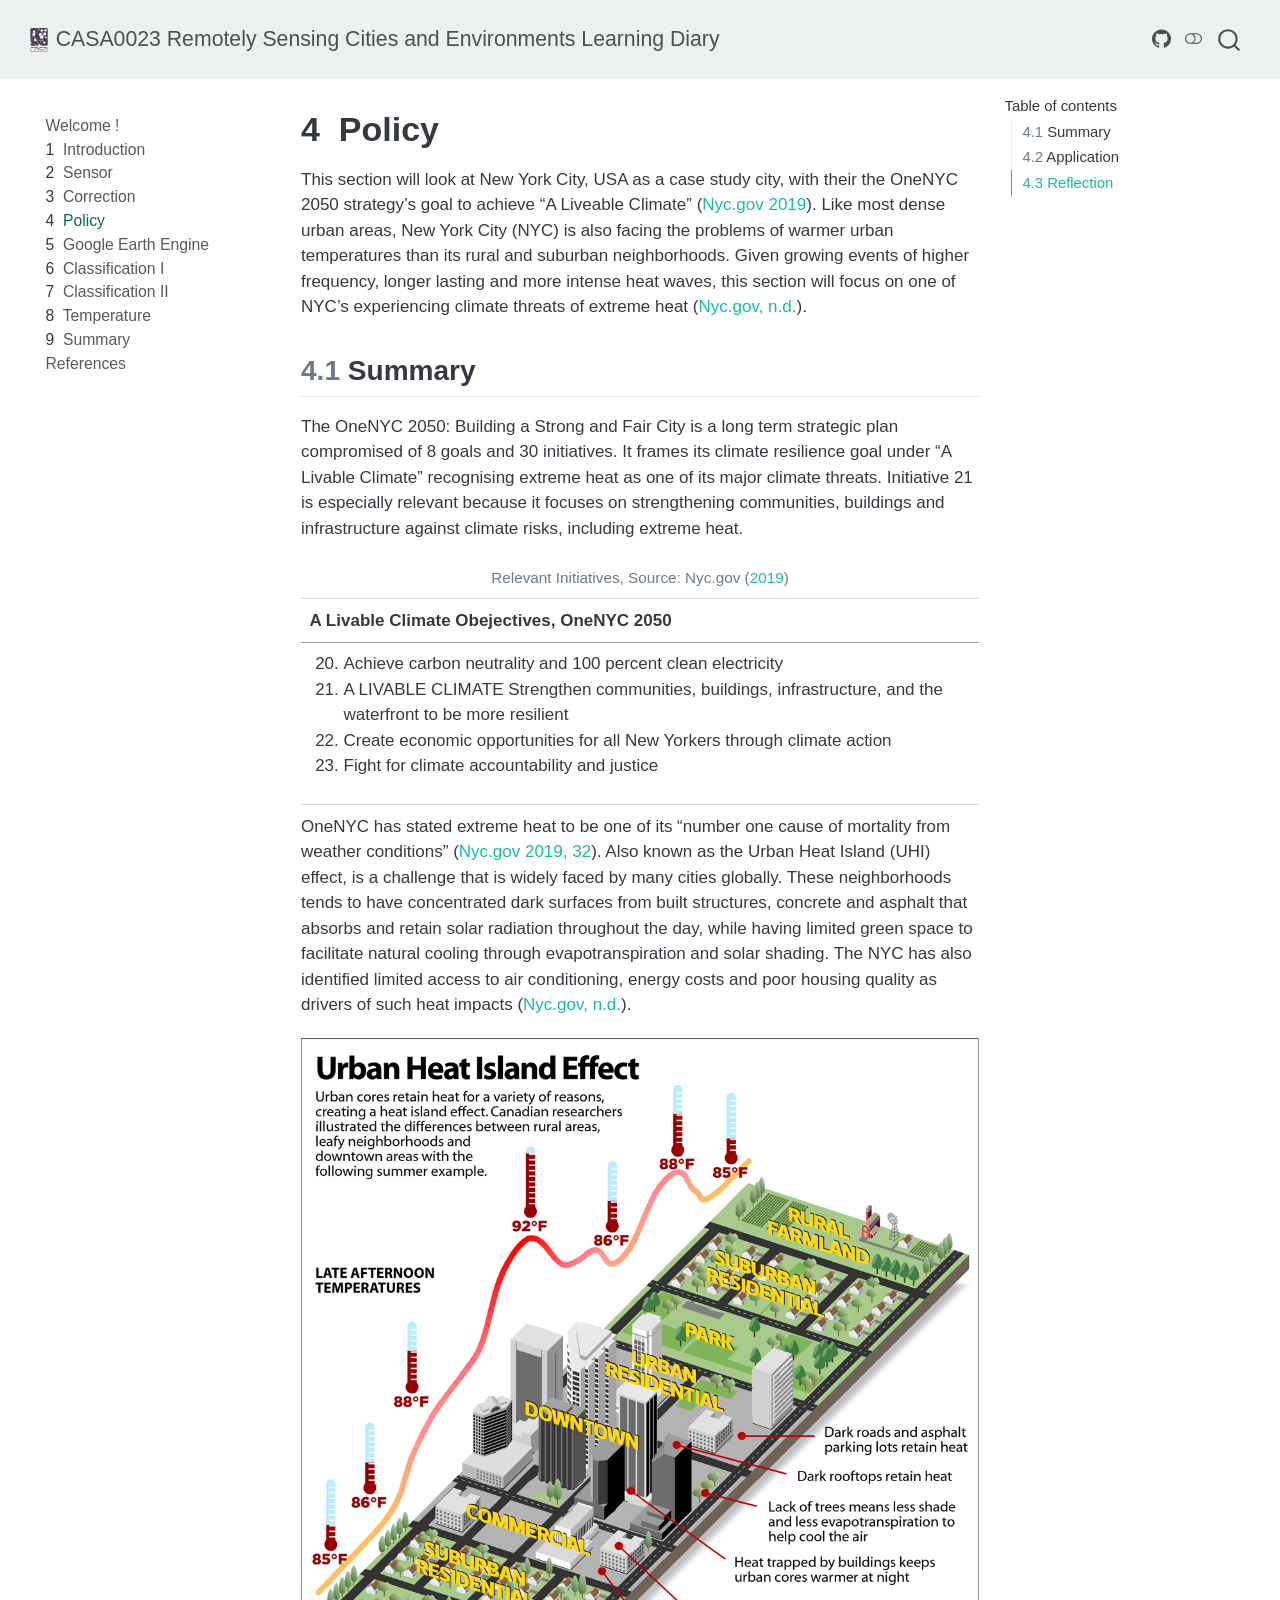
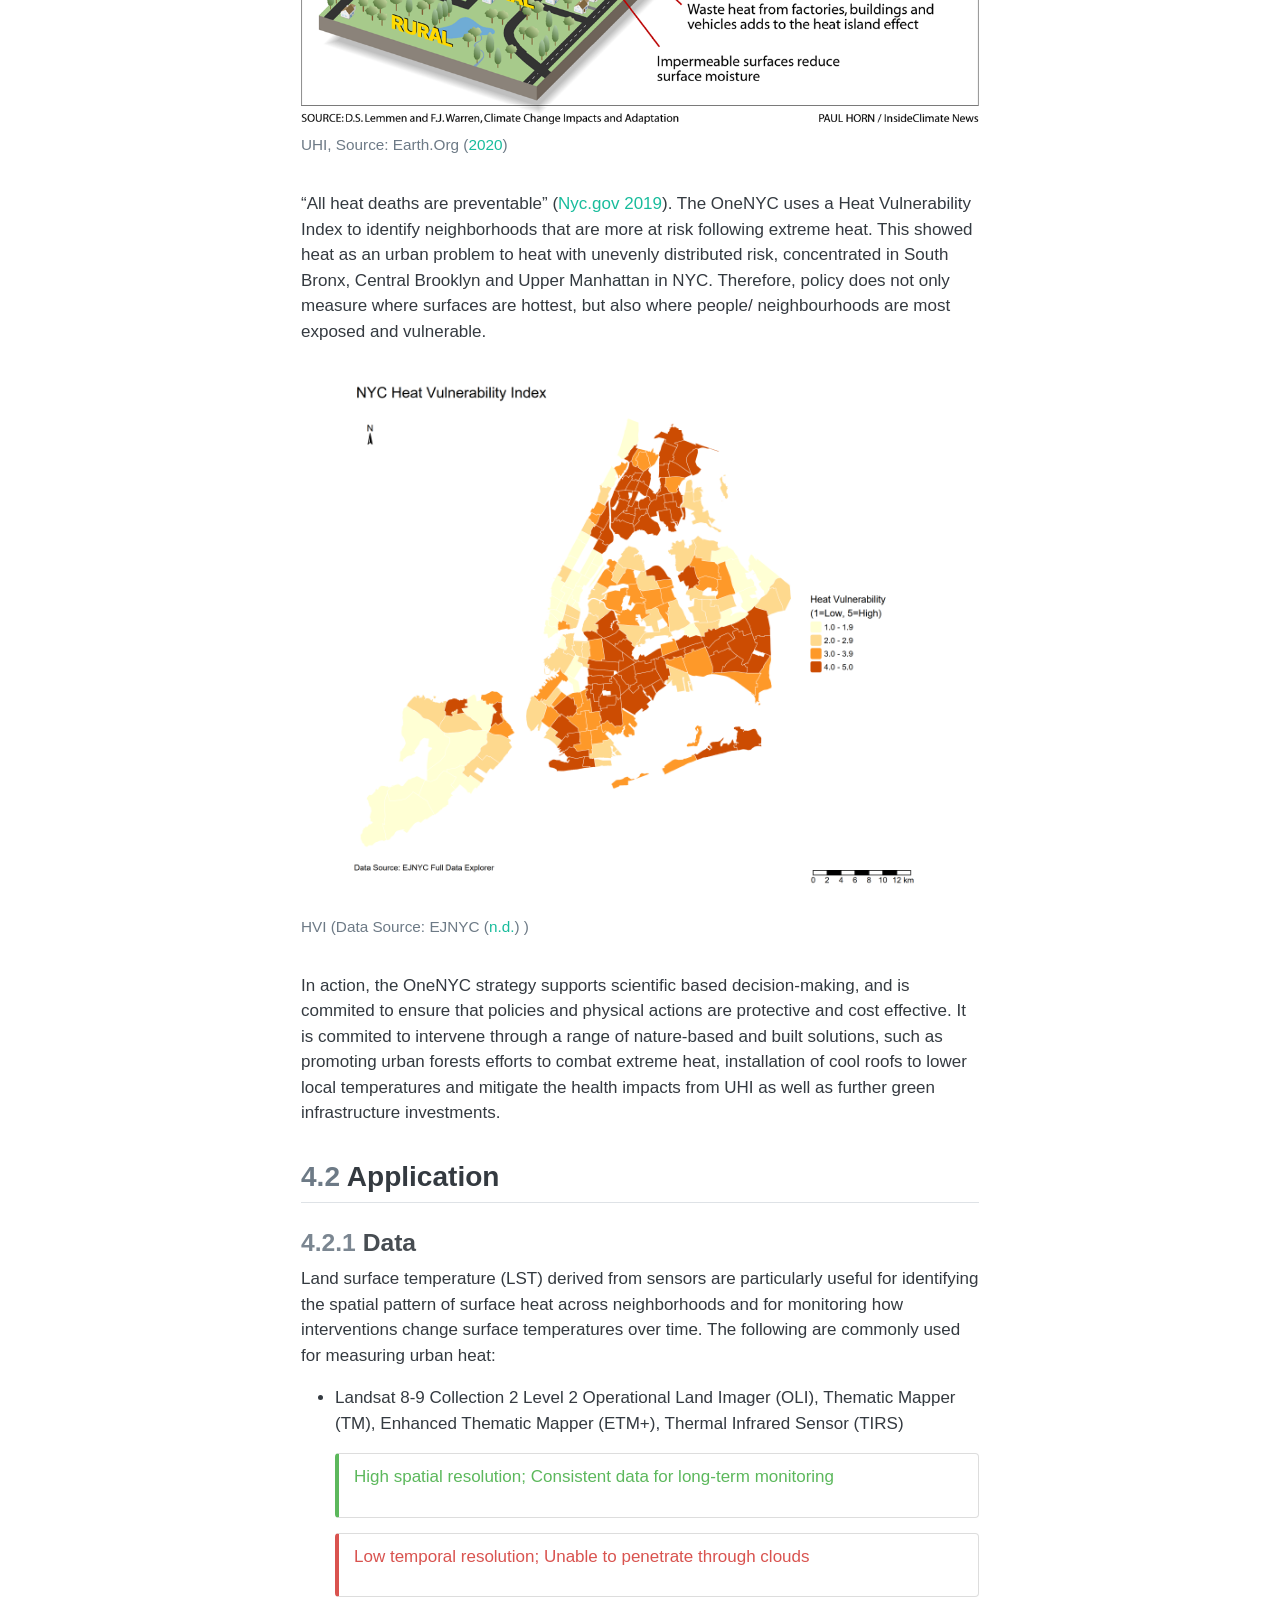
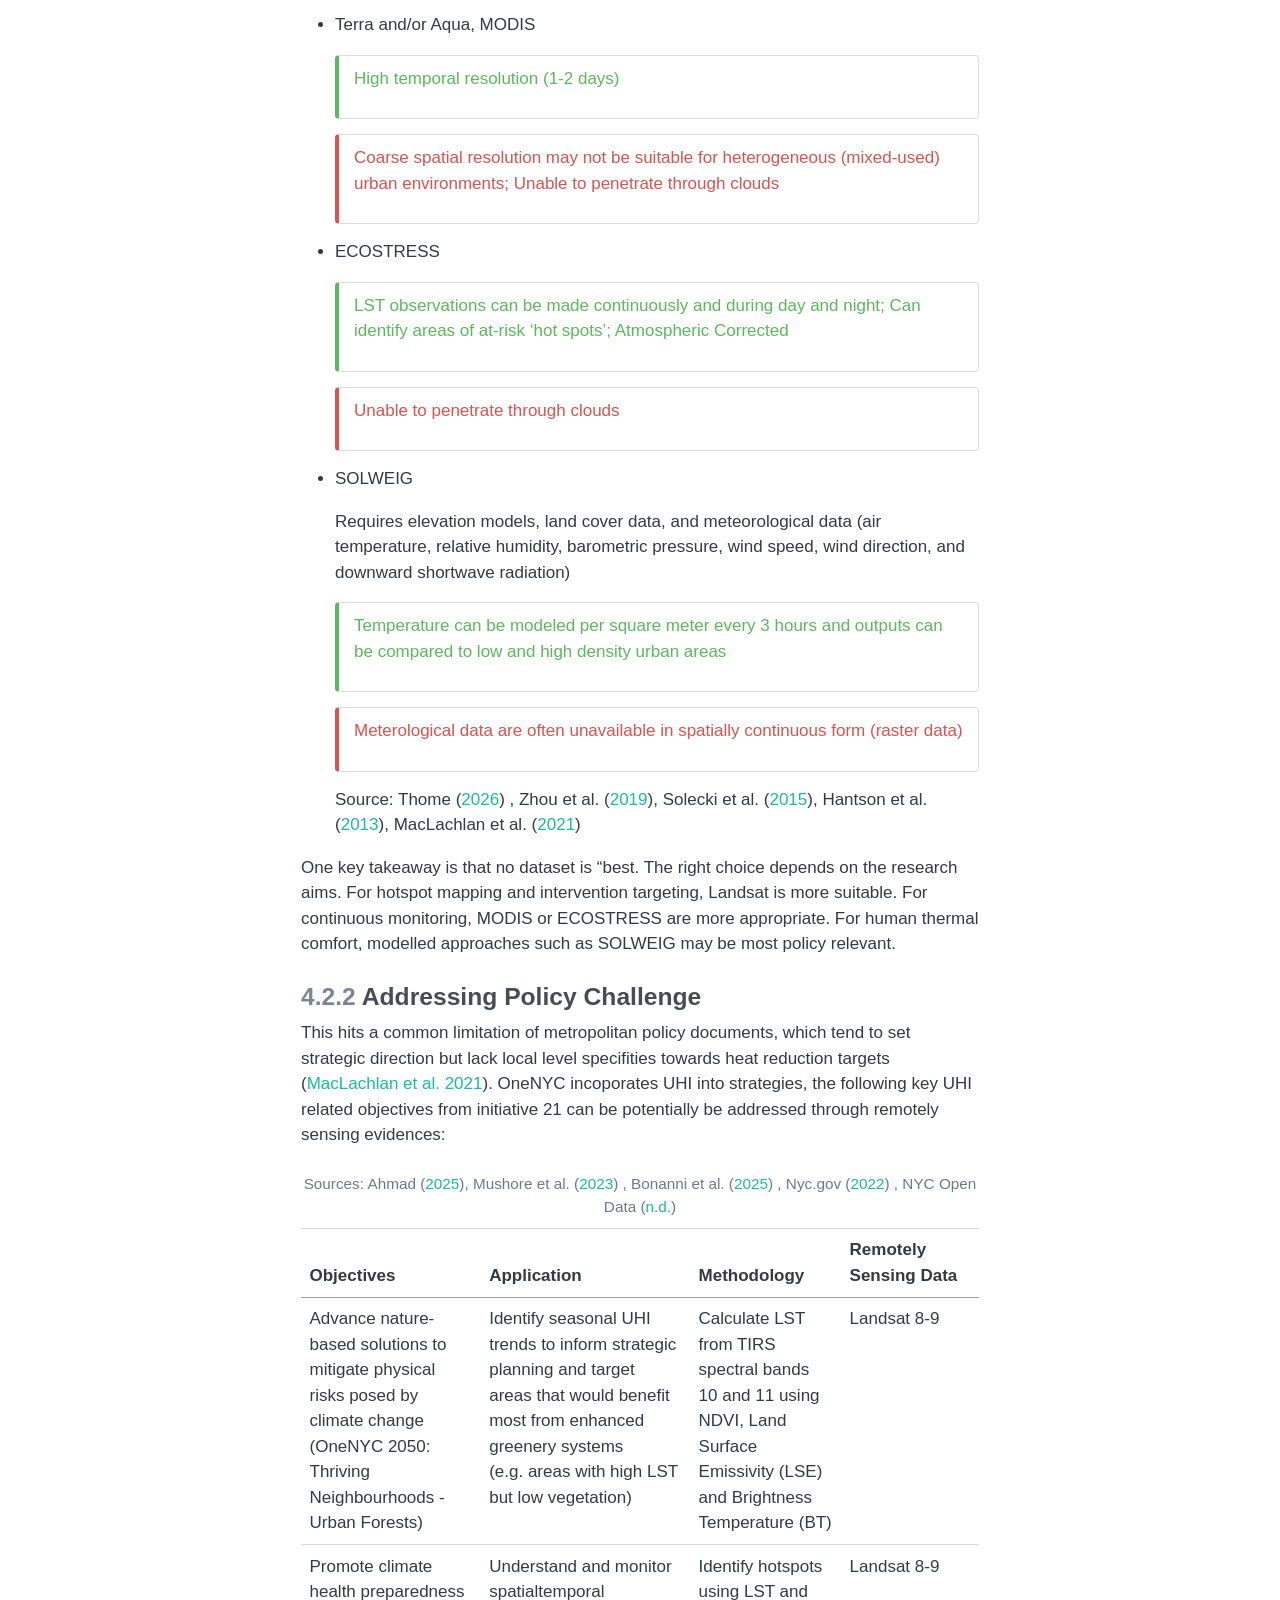
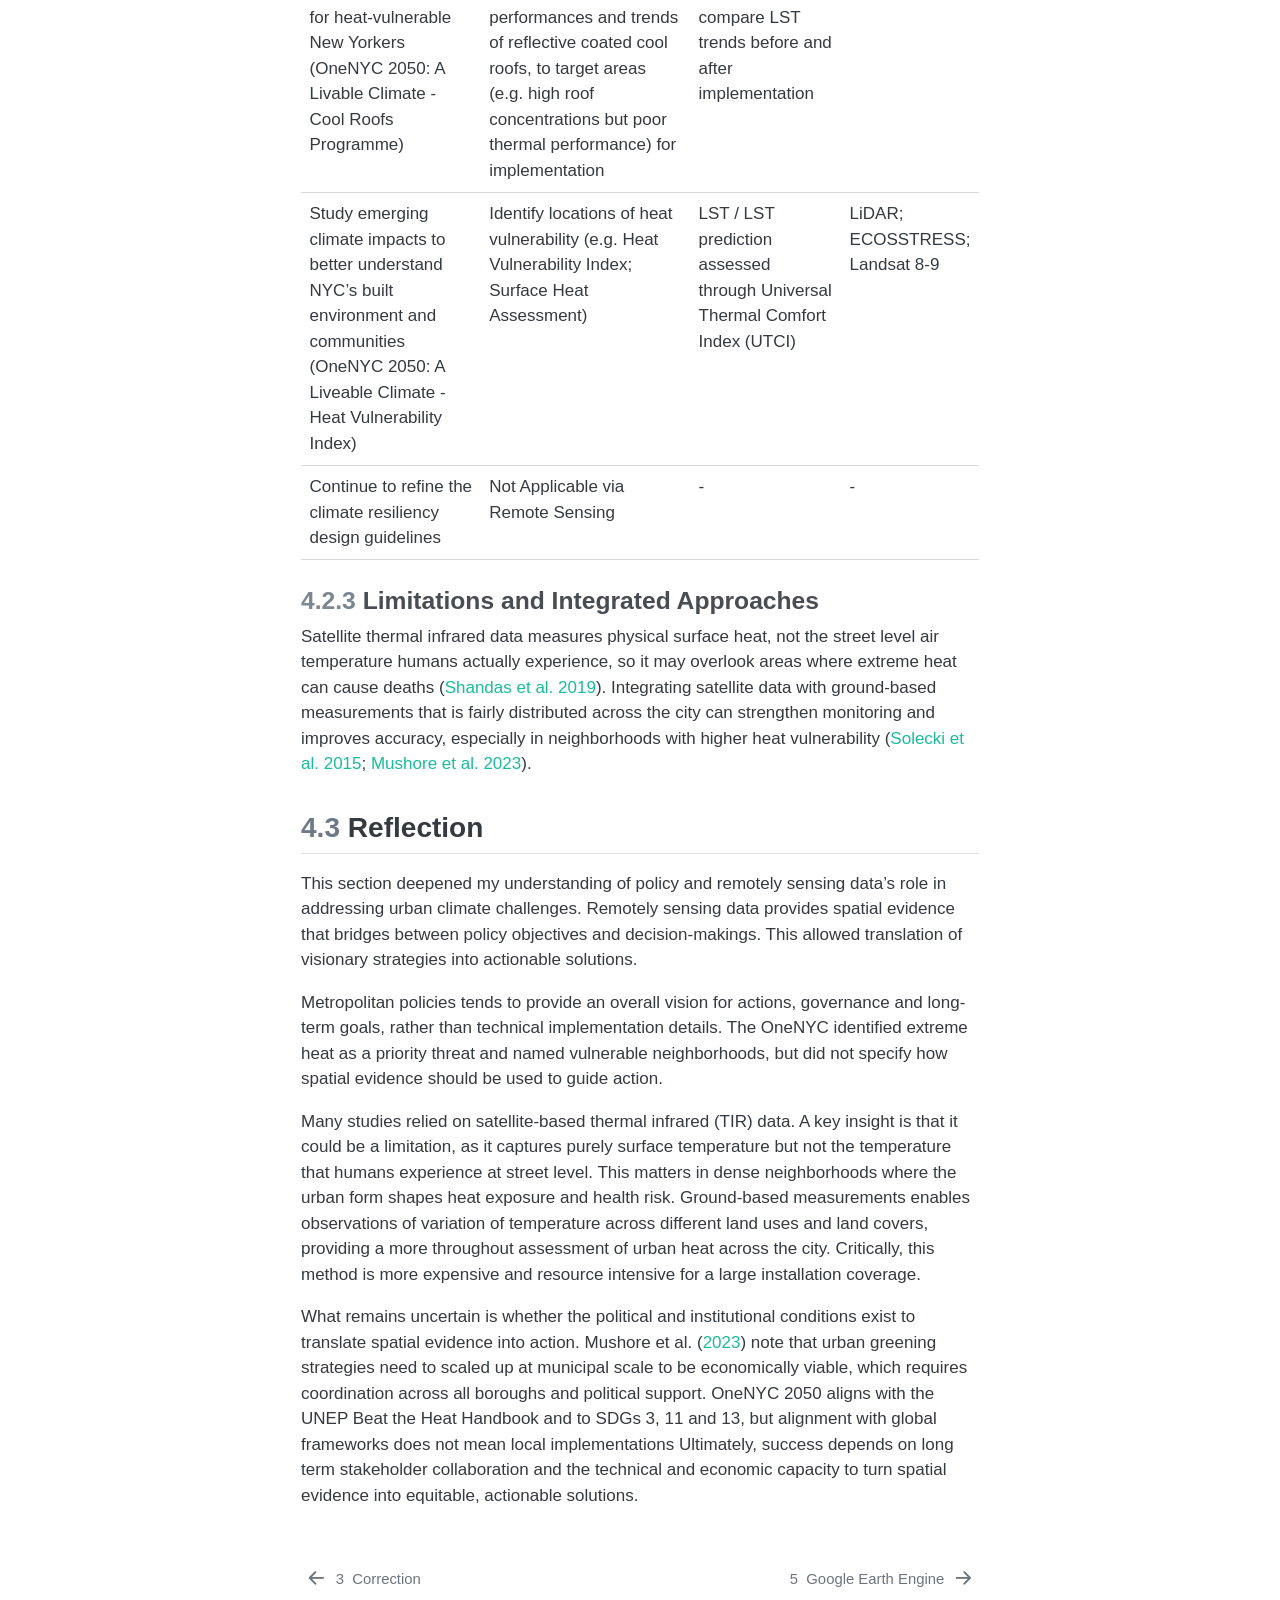
<file: docs/policy.html>
<!DOCTYPE html>
<html xmlns="http://www.w3.org/1999/xhtml" lang="en" xml:lang="en"><head>

<meta charset="utf-8">
<meta name="generator" content="quarto-1.8.27">

<meta name="viewport" content="width=device-width, initial-scale=1.0, user-scalable=yes">


<title>4&nbsp; Policy – CASA0023 Remotely Sensing Cities and Environments Learning Diary</title>
<style>
code{white-space: pre-wrap;}
span.smallcaps{font-variant: small-caps;}
div.columns{display: flex; gap: min(4vw, 1.5em);}
div.column{flex: auto; overflow-x: auto;}
div.hanging-indent{margin-left: 1.5em; text-indent: -1.5em;}
ul.task-list{list-style: none;}
ul.task-list li input[type="checkbox"] {
  width: 0.8em;
  margin: 0 0.8em 0.2em -1em; /* quarto-specific, see https://github.com/quarto-dev/quarto-cli/issues/4556 */ 
  vertical-align: middle;
}
/* CSS for citations */
div.csl-bib-body { }
div.csl-entry {
  clear: both;
  margin-bottom: 0em;
}
.hanging-indent div.csl-entry {
  margin-left:2em;
  text-indent:-2em;
}
div.csl-left-margin {
  min-width:2em;
  float:left;
}
div.csl-right-inline {
  margin-left:2em;
  padding-left:1em;
}
div.csl-indent {
  margin-left: 2em;
}</style>


<script src="site_libs/quarto-nav/quarto-nav.js"></script>
<script src="site_libs/quarto-nav/headroom.min.js"></script>
<script src="site_libs/clipboard/clipboard.min.js"></script>
<script src="site_libs/quarto-search/autocomplete.umd.js"></script>
<script src="site_libs/quarto-search/fuse.min.js"></script>
<script src="site_libs/quarto-search/quarto-search.js"></script>
<meta name="quarto:offset" content="./">
<link href="./gee.html" rel="next">
<link href="./correction.html" rel="prev">
<link href="./images/favicon.ico" rel="icon">
<script src="site_libs/quarto-html/quarto.js" type="module"></script>
<script src="site_libs/quarto-html/tabsets/tabsets.js" type="module"></script>
<script src="site_libs/quarto-html/axe/axe-check.js" type="module"></script>
<script src="site_libs/quarto-html/popper.min.js"></script>
<script src="site_libs/quarto-html/tippy.umd.min.js"></script>
<script src="site_libs/quarto-html/anchor.min.js"></script>
<link href="site_libs/quarto-html/tippy.css" rel="stylesheet">
<link href="site_libs/quarto-html/quarto-syntax-highlighting-ed96de9b727972fe78a7b5d16c58bf87.css" rel="stylesheet" class="quarto-color-scheme" id="quarto-text-highlighting-styles">
<link href="site_libs/quarto-html/quarto-syntax-highlighting-dark-4d9afe2b8d18ee9fa5d0d57b5ed4214d.css" rel="stylesheet" class="quarto-color-scheme quarto-color-alternate" id="quarto-text-highlighting-styles">
<link href="site_libs/quarto-html/quarto-syntax-highlighting-ed96de9b727972fe78a7b5d16c58bf87.css" rel="stylesheet" class="quarto-color-scheme-extra" id="quarto-text-highlighting-styles">
<script src="site_libs/bootstrap/bootstrap.min.js"></script>
<link href="site_libs/bootstrap/bootstrap-icons.css" rel="stylesheet">
<link href="site_libs/bootstrap/bootstrap-635da006507a4f5110871ca9c075f887.min.css" rel="stylesheet" append-hash="true" class="quarto-color-scheme" id="quarto-bootstrap" data-mode="light">
<link href="site_libs/bootstrap/bootstrap-dark-985b50f9537809427317b15cc5012cf1.min.css" rel="stylesheet" append-hash="true" class="quarto-color-scheme quarto-color-alternate" id="quarto-bootstrap" data-mode="dark">
<link href="site_libs/bootstrap/bootstrap-635da006507a4f5110871ca9c075f887.min.css" rel="stylesheet" append-hash="true" class="quarto-color-scheme-extra" id="quarto-bootstrap" data-mode="light">
<script id="quarto-search-options" type="application/json">{
  "location": "navbar",
  "copy-button": false,
  "collapse-after": 3,
  "panel-placement": "end",
  "type": "overlay",
  "limit": 50,
  "keyboard-shortcut": [
    "f",
    "/",
    "s"
  ],
  "show-item-context": false,
  "language": {
    "search-no-results-text": "No results",
    "search-matching-documents-text": "matching documents",
    "search-copy-link-title": "Copy link to search",
    "search-hide-matches-text": "Hide additional matches",
    "search-more-match-text": "more match in this document",
    "search-more-matches-text": "more matches in this document",
    "search-clear-button-title": "Clear",
    "search-text-placeholder": "",
    "search-detached-cancel-button-title": "Cancel",
    "search-submit-button-title": "Submit",
    "search-label": "Search"
  }
}</script>


</head>

<body class="nav-sidebar floating nav-fixed quarto-light"><script id="quarto-html-before-body" type="application/javascript">
    const toggleBodyColorMode = (bsSheetEl) => {
      const mode = bsSheetEl.getAttribute("data-mode");
      const bodyEl = window.document.querySelector("body");
      if (mode === "dark") {
        bodyEl.classList.add("quarto-dark");
        bodyEl.classList.remove("quarto-light");
      } else {
        bodyEl.classList.add("quarto-light");
        bodyEl.classList.remove("quarto-dark");
      }
    }
    const toggleBodyColorPrimary = () => {
      const bsSheetEl = window.document.querySelector("link#quarto-bootstrap:not([rel=disabled-stylesheet])");
      if (bsSheetEl) {
        toggleBodyColorMode(bsSheetEl);
      }
    }
    const setColorSchemeToggle = (alternate) => {
      const toggles = window.document.querySelectorAll('.quarto-color-scheme-toggle');
      for (let i=0; i < toggles.length; i++) {
        const toggle = toggles[i];
        if (toggle) {
          if (alternate) {
            toggle.classList.add("alternate");
          } else {
            toggle.classList.remove("alternate");
          }
        }
      }
    };
    const toggleColorMode = (alternate) => {
      // Switch the stylesheets
      const primaryStylesheets = window.document.querySelectorAll('link.quarto-color-scheme:not(.quarto-color-alternate)');
      const alternateStylesheets = window.document.querySelectorAll('link.quarto-color-scheme.quarto-color-alternate');
      manageTransitions('#quarto-margin-sidebar .nav-link', false);
      if (alternate) {
        // note: dark is layered on light, we don't disable primary!
        enableStylesheet(alternateStylesheets);
        for (const sheetNode of alternateStylesheets) {
          if (sheetNode.id === "quarto-bootstrap") {
            toggleBodyColorMode(sheetNode);
          }
        }
      } else {
        disableStylesheet(alternateStylesheets);
        enableStylesheet(primaryStylesheets)
        toggleBodyColorPrimary();
      }
      manageTransitions('#quarto-margin-sidebar .nav-link', true);
      // Switch the toggles
      setColorSchemeToggle(alternate)
      // Hack to workaround the fact that safari doesn't
      // properly recolor the scrollbar when toggling (#1455)
      if (navigator.userAgent.indexOf('Safari') > 0 && navigator.userAgent.indexOf('Chrome') == -1) {
        manageTransitions("body", false);
        window.scrollTo(0, 1);
        setTimeout(() => {
          window.scrollTo(0, 0);
          manageTransitions("body", true);
        }, 40);
      }
    }
    const disableStylesheet = (stylesheets) => {
      for (let i=0; i < stylesheets.length; i++) {
        const stylesheet = stylesheets[i];
        stylesheet.rel = 'disabled-stylesheet';
      }
    }
    const enableStylesheet = (stylesheets) => {
      for (let i=0; i < stylesheets.length; i++) {
        const stylesheet = stylesheets[i];
        if(stylesheet.rel !== 'stylesheet') { // for Chrome, which will still FOUC without this check
          stylesheet.rel = 'stylesheet';
        }
      }
    }
    const manageTransitions = (selector, allowTransitions) => {
      const els = window.document.querySelectorAll(selector);
      for (let i=0; i < els.length; i++) {
        const el = els[i];
        if (allowTransitions) {
          el.classList.remove('notransition');
        } else {
          el.classList.add('notransition');
        }
      }
    }
    const isFileUrl = () => {
      return window.location.protocol === 'file:';
    }
    const hasAlternateSentinel = () => {
      let styleSentinel = getColorSchemeSentinel();
      if (styleSentinel !== null) {
        return styleSentinel === "alternate";
      } else {
        return false;
      }
    }
    const setStyleSentinel = (alternate) => {
      const value = alternate ? "alternate" : "default";
      if (!isFileUrl()) {
        window.localStorage.setItem("quarto-color-scheme", value);
      } else {
        localAlternateSentinel = value;
      }
    }
    const getColorSchemeSentinel = () => {
      if (!isFileUrl()) {
        const storageValue = window.localStorage.getItem("quarto-color-scheme");
        return storageValue != null ? storageValue : localAlternateSentinel;
      } else {
        return localAlternateSentinel;
      }
    }
    const toggleGiscusIfUsed = (isAlternate, darkModeDefault) => {
      const baseTheme = document.querySelector('#giscus-base-theme')?.value ?? 'light';
      const alternateTheme = document.querySelector('#giscus-alt-theme')?.value ?? 'dark';
      let newTheme = '';
      if(authorPrefersDark) {
        newTheme = isAlternate ? baseTheme : alternateTheme;
      } else {
        newTheme = isAlternate ? alternateTheme : baseTheme;
      }
      const changeGiscusTheme = () => {
        // From: https://github.com/giscus/giscus/issues/336
        const sendMessage = (message) => {
          const iframe = document.querySelector('iframe.giscus-frame');
          if (!iframe) return;
          iframe.contentWindow.postMessage({ giscus: message }, 'https://giscus.app');
        }
        sendMessage({
          setConfig: {
            theme: newTheme
          }
        });
      }
      const isGiscussLoaded = window.document.querySelector('iframe.giscus-frame') !== null;
      if (isGiscussLoaded) {
        changeGiscusTheme();
      }
    };
    const authorPrefersDark = false;
    const darkModeDefault = authorPrefersDark;
      document.querySelector('link#quarto-text-highlighting-styles.quarto-color-scheme-extra').rel = 'disabled-stylesheet';
      document.querySelector('link#quarto-bootstrap.quarto-color-scheme-extra').rel = 'disabled-stylesheet';
    let localAlternateSentinel = darkModeDefault ? 'alternate' : 'default';
    // Dark / light mode switch
    window.quartoToggleColorScheme = () => {
      // Read the current dark / light value
      let toAlternate = !hasAlternateSentinel();
      toggleColorMode(toAlternate);
      setStyleSentinel(toAlternate);
      toggleGiscusIfUsed(toAlternate, darkModeDefault);
      window.dispatchEvent(new Event('resize'));
    };
    // Switch to dark mode if need be
    if (hasAlternateSentinel()) {
      toggleColorMode(true);
    } else {
      toggleColorMode(false);
    }
  </script>

<div id="quarto-search-results"></div>
  <header id="quarto-header" class="headroom fixed-top">
    <nav class="navbar navbar-expand-lg " data-bs-theme="dark">
      <div class="navbar-container container-fluid">
      <div class="navbar-brand-container mx-auto">
    <a href="./index.html" class="navbar-brand navbar-brand-logo">
    <img src="./images/casa_logo.jpg" alt="" class="navbar-logo light-content">
    <img src="./images/casa_logo.jpg" alt="" class="navbar-logo dark-content">
    </a>
    <a class="navbar-brand" href="./index.html">
    <span class="navbar-title">CASA0023 Remotely Sensing Cities and Environments Learning Diary</span>
    </a>
  </div>
            <div id="quarto-search" class="" title="Search"></div>
          <button class="navbar-toggler" type="button" data-bs-toggle="collapse" data-bs-target="#navbarCollapse" aria-controls="navbarCollapse" role="menu" aria-expanded="false" aria-label="Toggle navigation" onclick="if (window.quartoToggleHeadroom) { window.quartoToggleHeadroom(); }">
  <span class="navbar-toggler-icon"></span>
</button>
          <div class="collapse navbar-collapse" id="navbarCollapse">
            <ul class="navbar-nav navbar-nav-scroll ms-auto">
  <li class="nav-item compact">
    <a class="nav-link" href="https://github.com/christychoicc"> <i class="bi bi-github" role="img">
</i> 
<span class="menu-text"></span></a>
  </li>  
</ul>
          </div> <!-- /navcollapse -->
            <div class="quarto-navbar-tools">
  <a href="" class="quarto-color-scheme-toggle quarto-navigation-tool  px-1" onclick="window.quartoToggleColorScheme(); return false;" title="Toggle dark mode"><i class="bi"></i></a>
</div>
      </div> <!-- /container-fluid -->
    </nav>
  <nav class="quarto-secondary-nav">
    <div class="container-fluid d-flex">
      <button type="button" class="quarto-btn-toggle btn" data-bs-toggle="collapse" role="button" data-bs-target=".quarto-sidebar-collapse-item" aria-controls="quarto-sidebar" aria-expanded="false" aria-label="Toggle sidebar navigation" onclick="if (window.quartoToggleHeadroom) { window.quartoToggleHeadroom(); }">
        <i class="bi bi-layout-text-sidebar-reverse"></i>
      </button>
        <nav class="quarto-page-breadcrumbs" aria-label="breadcrumb"><ol class="breadcrumb"><li class="breadcrumb-item"><a href="./policy.html"><span class="chapter-number">4</span>&nbsp; <span class="chapter-title">Policy</span></a></li></ol></nav>
        <a class="flex-grow-1" role="navigation" data-bs-toggle="collapse" data-bs-target=".quarto-sidebar-collapse-item" aria-controls="quarto-sidebar" aria-expanded="false" aria-label="Toggle sidebar navigation" onclick="if (window.quartoToggleHeadroom) { window.quartoToggleHeadroom(); }">      
        </a>
    </div>
  </nav>
</header>
<!-- content -->
<div id="quarto-content" class="quarto-container page-columns page-rows-contents page-layout-article page-navbar">
<!-- sidebar -->
  <nav id="quarto-sidebar" class="sidebar collapse collapse-horizontal quarto-sidebar-collapse-item sidebar-navigation floating overflow-auto">
    <div class="sidebar-menu-container"> 
    <ul class="list-unstyled mt-1">
        <li class="sidebar-item">
  <div class="sidebar-item-container"> 
  <a href="./index.html" class="sidebar-item-text sidebar-link">
 <span class="menu-text">Welcome !</span></a>
  </div>
</li>
        <li class="sidebar-item">
  <div class="sidebar-item-container"> 
  <a href="./intro.html" class="sidebar-item-text sidebar-link">
 <span class="menu-text"><span class="chapter-number">1</span>&nbsp; <span class="chapter-title">Introduction</span></span></a>
  </div>
</li>
        <li class="sidebar-item">
  <div class="sidebar-item-container"> 
  <a href="./sensor.html" class="sidebar-item-text sidebar-link">
 <span class="menu-text"><span class="chapter-number">2</span>&nbsp; <span class="chapter-title">Sensor</span></span></a>
  </div>
</li>
        <li class="sidebar-item">
  <div class="sidebar-item-container"> 
  <a href="./correction.html" class="sidebar-item-text sidebar-link">
 <span class="menu-text"><span class="chapter-number">3</span>&nbsp; <span class="chapter-title">Correction</span></span></a>
  </div>
</li>
        <li class="sidebar-item">
  <div class="sidebar-item-container"> 
  <a href="./policy.html" class="sidebar-item-text sidebar-link active">
 <span class="menu-text"><span class="chapter-number">4</span>&nbsp; <span class="chapter-title">Policy</span></span></a>
  </div>
</li>
        <li class="sidebar-item">
  <div class="sidebar-item-container"> 
  <a href="./gee.html" class="sidebar-item-text sidebar-link">
 <span class="menu-text"><span class="chapter-number">5</span>&nbsp; <span class="chapter-title">Google Earth Engine</span></span></a>
  </div>
</li>
        <li class="sidebar-item">
  <div class="sidebar-item-container"> 
  <a href="./classification-1.html" class="sidebar-item-text sidebar-link">
 <span class="menu-text"><span class="chapter-number">6</span>&nbsp; <span class="chapter-title">Classification I</span></span></a>
  </div>
</li>
        <li class="sidebar-item">
  <div class="sidebar-item-container"> 
  <a href="./classification-2.html" class="sidebar-item-text sidebar-link">
 <span class="menu-text"><span class="chapter-number">7</span>&nbsp; <span class="chapter-title">Classification II</span></span></a>
  </div>
</li>
        <li class="sidebar-item">
  <div class="sidebar-item-container"> 
  <a href="./temperature.html" class="sidebar-item-text sidebar-link">
 <span class="menu-text"><span class="chapter-number">8</span>&nbsp; <span class="chapter-title">Temperature</span></span></a>
  </div>
</li>
        <li class="sidebar-item">
  <div class="sidebar-item-container"> 
  <a href="./summary.html" class="sidebar-item-text sidebar-link">
 <span class="menu-text"><span class="chapter-number">9</span>&nbsp; <span class="chapter-title">Summary</span></span></a>
  </div>
</li>
        <li class="sidebar-item">
  <div class="sidebar-item-container"> 
  <a href="./references.html" class="sidebar-item-text sidebar-link">
 <span class="menu-text">References</span></a>
  </div>
</li>
    </ul>
    </div>
</nav>
<div id="quarto-sidebar-glass" class="quarto-sidebar-collapse-item" data-bs-toggle="collapse" data-bs-target=".quarto-sidebar-collapse-item"></div>
<!-- margin-sidebar -->
    <div id="quarto-margin-sidebar" class="sidebar margin-sidebar">
        <nav id="TOC" role="doc-toc" class="toc-active">
    <h2 id="toc-title">Table of contents</h2>
   
  <ul>
  <li><a href="#summary" id="toc-summary" class="nav-link active" data-scroll-target="#summary"><span class="header-section-number">4.1</span> Summary</a></li>
  <li><a href="#application" id="toc-application" class="nav-link" data-scroll-target="#application"><span class="header-section-number">4.2</span> Application</a>
  <ul class="collapse">
  <li><a href="#data" id="toc-data" class="nav-link" data-scroll-target="#data"><span class="header-section-number">4.2.1</span> Data</a></li>
  <li><a href="#addressing-policy-challenge" id="toc-addressing-policy-challenge" class="nav-link" data-scroll-target="#addressing-policy-challenge"><span class="header-section-number">4.2.2</span> Addressing Policy Challenge</a></li>
  <li><a href="#limitations-and-integrated-approaches" id="toc-limitations-and-integrated-approaches" class="nav-link" data-scroll-target="#limitations-and-integrated-approaches"><span class="header-section-number">4.2.3</span> Limitations and Integrated Approaches</a></li>
  </ul></li>
  <li><a href="#reflection" id="toc-reflection" class="nav-link" data-scroll-target="#reflection"><span class="header-section-number">4.3</span> Reflection</a></li>
  </ul>
</nav>
    </div>
<!-- main -->
<main class="content" id="quarto-document-content">


<header id="title-block-header" class="quarto-title-block default">
<div class="quarto-title">
<h1 class="title"><span class="chapter-number">4</span>&nbsp; <span class="chapter-title">Policy</span></h1>
</div>



<div class="quarto-title-meta">

    
  
    
  </div>
  


</header>


<p>This section will look at New York City, USA as a case study city, with their the OneNYC 2050 strategy’s goal to achieve “A Liveable Climate” <span class="citation" data-cites="nyc.gov2019">(<a href="references.html#ref-nyc.gov2019" role="doc-biblioref">Nyc.gov 2019</a>)</span>. Like most dense urban areas, New York City (NYC) is also facing the problems of warmer urban temperatures than its rural and suburban neighborhoods. Given growing events of higher frequency, longer lasting and more intense heat waves, this section will focus on one of NYC’s experiencing climate threats of extreme heat <span class="citation" data-cites="nyc.gov">(<a href="references.html#ref-nyc.gov" role="doc-biblioref">Nyc.gov, n.d.</a>)</span>.</p>
<section id="summary" class="level2" data-number="4.1">
<h2 data-number="4.1" class="anchored" data-anchor-id="summary"><span class="header-section-number">4.1</span> Summary</h2>
<p>The OneNYC 2050: Building a Strong and Fair City is a long term strategic plan compromised of 8 goals and 30 initiatives. It frames its climate resilience goal under “A Livable Climate” recognising extreme heat as one of its major climate threats. Initiative 21 is especially relevant because it focuses on strengthening communities, buildings and infrastructure against climate risks, including extreme heat.</p>
<table class="caption-top table">
<caption>Relevant Initiatives, Source: <span class="citation" data-cites="nyc.gov2019">Nyc.gov (<a href="references.html#ref-nyc.gov2019" role="doc-biblioref">2019</a>)</span></caption>
<colgroup>
<col style="width: 100%">
</colgroup>
<thead>
<tr class="header">
<th>A Livable Climate Obejectives, OneNYC 2050</th>
</tr>
</thead>
<tbody>
<tr class="odd">
<td><ol start="20" type="1">
<li>Achieve carbon neutrality and 100 percent clean electricity</li>
<li>A LIVABLE CLIMATE Strengthen communities, buildings, infrastructure, and the waterfront to be more resilient</li>
<li>Create economic opportunities for all New Yorkers through climate action</li>
<li>Fight for climate accountability and justice</li>
</ol></td>
</tr>
</tbody>
</table>
<p>OneNYC has stated extreme heat to be one of its “number one cause of mortality from weather conditions” <span class="citation" data-cites="nyc.gov2019">(<a href="references.html#ref-nyc.gov2019" role="doc-biblioref">Nyc.gov 2019, 32</a>)</span>. Also known as the Urban Heat Island (UHI) effect, is a challenge that is widely faced by many cities globally. These neighborhoods tends to have concentrated dark surfaces from built structures, concrete and asphalt that absorbs and retain solar radiation throughout the day, while having limited green space to facilitate natural cooling through evapotranspiration and solar shading. The NYC has also identified limited access to air conditioning, energy costs and poor housing quality as drivers of such heat impacts <span class="citation" data-cites="nyc.gov">(<a href="references.html#ref-nyc.gov" role="doc-biblioref">Nyc.gov, n.d.</a>)</span>.</p>
<div class="quarto-layout-panel" data-layout-ncol="1">
<div class="quarto-layout-row">
<div class="quarto-layout-cell" style="flex-basis: 100.0%;justify-content: flex-start;">
<div class="quarto-figure quarto-figure-center">
<figure class="figure">
<p><img src="images/w4_images/UHIfig1.jpg" class="img-fluid figure-img"></p>
<figcaption>UHI, Source: <span class="citation" data-cites="earth.org2020">Earth.Org (<a href="references.html#ref-earth.org2020" role="doc-biblioref">2020</a>)</span></figcaption>
</figure>
</div>
</div>
</div>
</div>
<p>“All heat deaths are preventable” <span class="citation" data-cites="nyc.gov2019">(<a href="references.html#ref-nyc.gov2019" role="doc-biblioref">Nyc.gov 2019</a>)</span>. The OneNYC uses a Heat Vulnerability Index to identify neighborhoods that are more at risk following extreme heat. This showed heat as an urban problem to heat with unevenly distributed risk, concentrated in South Bronx, Central Brooklyn and Upper Manhattan in NYC. Therefore, policy does not only measure where surfaces are hottest, but also where people/ neighbourhoods are most exposed and vulnerable.</p>
<div class="quarto-layout-panel" data-layout-ncol="1">
<div class="quarto-layout-row">
<div class="quarto-layout-cell" style="flex-basis: 100.0%;justify-content: flex-start;">
<div class="quarto-figure quarto-figure-center">
<figure class="figure">
<p><img src="images/w4_images/NYC_HVI_Map2.png" class="img-fluid figure-img"></p>
<figcaption>HVI (Data Source: <span class="citation" data-cites="ejnyc">EJNYC (<a href="references.html#ref-ejnyc" role="doc-biblioref">n.d.</a>)</span> )</figcaption>
</figure>
</div>
</div>
</div>
</div>
<p>In action, the OneNYC strategy supports scientific based decision-making, and is commited to ensure that policies and physical actions are protective and cost effective. It is commited to intervene through a range of nature-based and built solutions, such as promoting urban forests efforts to combat extreme heat, installation of cool roofs to lower local temperatures and mitigate the health impacts from UHI as well as further green infrastructure investments.</p>
</section>
<section id="application" class="level2" data-number="4.2">
<h2 data-number="4.2" class="anchored" data-anchor-id="application"><span class="header-section-number">4.2</span> Application</h2>
<section id="data" class="level3" data-number="4.2.1">
<h3 data-number="4.2.1" class="anchored" data-anchor-id="data"><span class="header-section-number">4.2.1</span> Data</h3>
<p>Land surface temperature (LST) derived from sensors are particularly useful for identifying the spatial pattern of surface heat across neighborhoods and for monitoring how interventions change surface temperatures over time. The following are commonly used for measuring urban heat:</p>
<ul>
<li><p>Landsat 8-9 Collection 2 Level 2 Operational Land Imager (OLI), Thematic Mapper (TM), Enhanced Thematic Mapper (ETM+), Thermal Infrared Sensor (TIRS)</p>
<div style="border: 1px solid #ddd; border-left: 4px solid #5cb85c; padding: 10px 15px; color: #5cb85c; border-radius: 4px; margin-bottom: 15px;">
<p>High spatial resolution; Consistent data for long-term monitoring</p>
</div>
<div style="border: 1px solid #ddd; border-left: 4px solid #d9534f; padding: 10px 15px; color: #d9534f; border-radius: 4px; margin-bottom: 15px;">
<p>Low temporal resolution; Unable to penetrate through clouds</p>
</div></li>
<li><p>Terra and/or Aqua, MODIS</p>
<div style="border: 1px solid #ddd; border-left: 4px solid #5cb85c; padding: 10px 15px; color: #5cb85c; border-radius: 4px; margin-bottom: 15px;">
<p>High temporal resolution (1-2 days)</p>
</div>
<div style="border: 1px solid #ddd; border-left: 4px solid #d9534f; padding: 10px 15px; color: #d9534f; border-radius: 4px; margin-bottom: 15px;">
<p>Coarse spatial resolution may not be suitable for heterogeneous (mixed-used) urban environments; Unable to penetrate through clouds</p>
</div></li>
<li><p>ECOSTRESS</p>
<div style="border: 1px solid #ddd; border-left: 4px solid #5cb85c; padding: 10px 15px; color: #5cb85c; border-radius: 4px; margin-bottom: 15px;">
<p>LST observations can be made continuously and during day and night; Can identify areas of at-risk ‘hot spots’; Atmospheric Corrected</p>
</div>
<div style="border: 1px solid #ddd; border-left: 4px solid #d9534f; padding: 10px 15px; color: #d9534f; border-radius: 4px; margin-bottom: 15px;">
<p>Unable to penetrate through clouds</p>
</div></li>
<li><p>SOLWEIG</p>
<p>Requires elevation models, land cover data, and meteorological data (air temperature, relative humidity, barometric pressure, wind speed, wind direction, and downward shortwave radiation)</p>
<div style="border: 1px solid #ddd; border-left: 4px solid #5cb85c; padding: 10px 15px; color: #5cb85c; border-radius: 4px; margin-bottom: 15px;">
<p>Temperature can be modeled per square meter every 3 hours and outputs can be compared to low and high density urban areas</p>
</div>
<div style="border: 1px solid #ddd; border-left: 4px solid #d9534f; padding: 10px 15px; color: #d9534f; border-radius: 4px; margin-bottom: 15px;">
<p>Meterological data are often unavailable in spatially continuous form (raster data)</p>
</div>
<p>Source: <span class="citation" data-cites="thome2026">Thome (<a href="references.html#ref-thome2026" role="doc-biblioref">2026</a>)</span> , <span class="citation" data-cites="zhou2019">Zhou et al. (<a href="references.html#ref-zhou2019" role="doc-biblioref">2019</a>)</span>, <span class="citation" data-cites="solecki2015">Solecki et al. (<a href="references.html#ref-solecki2015" role="doc-biblioref">2015</a>)</span>, <span class="citation" data-cites="hantson2013">Hantson et al. (<a href="references.html#ref-hantson2013" role="doc-biblioref">2013</a>)</span>, <span class="citation" data-cites="maclachlan2021">MacLachlan et al. (<a href="references.html#ref-maclachlan2021" role="doc-biblioref">2021</a>)</span></p></li>
</ul>
<p>One key takeaway is that no dataset is “best. The right choice depends on the research aims. For hotspot mapping and intervention targeting, Landsat is more suitable. For continuous monitoring, MODIS or ECOSTRESS are more appropriate. For human thermal comfort, modelled approaches such as SOLWEIG may be most policy relevant.</p>
</section>
<section id="addressing-policy-challenge" class="level3" data-number="4.2.2">
<h3 data-number="4.2.2" class="anchored" data-anchor-id="addressing-policy-challenge"><span class="header-section-number">4.2.2</span> Addressing Policy Challenge</h3>
<p>This hits a common limitation of metropolitan policy documents, which tend to set strategic direction but lack local level specifities towards heat reduction targets <span class="citation" data-cites="maclachlan2021">(<a href="references.html#ref-maclachlan2021" role="doc-biblioref">MacLachlan et al. 2021</a>)</span>. OneNYC incoporates UHI into strategies, the following key UHI related objectives from initiative 21 can be potentially be addressed through remotely sensing evidences:</p>
<table class="caption-top table">
<caption>Sources: <span class="citation" data-cites="ahmad2025">Ahmad (<a href="references.html#ref-ahmad2025" role="doc-biblioref">2025</a>)</span>, <span class="citation" data-cites="mushore2023">Mushore et al. (<a href="references.html#ref-mushore2023" role="doc-biblioref">2023</a>)</span> , <span class="citation" data-cites="bonanni2025">Bonanni et al. (<a href="references.html#ref-bonanni2025" role="doc-biblioref">2025</a>)</span> , <span class="citation" data-cites="nyc.gov2022">Nyc.gov (<a href="references.html#ref-nyc.gov2022" role="doc-biblioref">2022</a>)</span> , <span class="citation" data-cites="nycopendata">NYC Open Data (<a href="references.html#ref-nycopendata" role="doc-biblioref">n.d.</a>)</span></caption>
<colgroup>
<col style="width: 30%">
<col style="width: 38%">
<col style="width: 24%">
<col style="width: 6%">
</colgroup>
<thead>
<tr class="header">
<th>Objectives</th>
<th>Application</th>
<th>Methodology</th>
<th>Remotely Sensing Data</th>
</tr>
</thead>
<tbody>
<tr class="odd">
<td>Advance nature-based solutions to mitigate physical risks posed by climate change (OneNYC 2050: Thriving Neighbourhoods -Urban Forests)</td>
<td>Identify seasonal UHI trends to inform strategic planning and target areas that would benefit most from enhanced greenery systems (e.g.&nbsp;areas with high LST but low vegetation)</td>
<td>Calculate LST from TIRS spectral bands 10 and 11 using NDVI, Land Surface Emissivity (LSE) and Brightness Temperature (BT)</td>
<td>Landsat 8-9</td>
</tr>
<tr class="even">
<td>Promote climate health preparedness for heat-vulnerable New Yorkers (OneNYC 2050: A Livable Climate - Cool Roofs Programme)</td>
<td>Understand and monitor spatialtemporal performances and trends of reflective coated cool roofs, to target areas (e.g.&nbsp;high roof concentrations but poor thermal performance) for implementation</td>
<td>Identify hotspots using LST and compare LST trends before and after implementation</td>
<td>Landsat 8-9</td>
</tr>
<tr class="odd">
<td>Study emerging climate impacts to better understand NYC’s built environment and communities (OneNYC 2050: A Liveable Climate - Heat Vulnerability Index)</td>
<td>Identify locations of heat vulnerability (e.g.&nbsp;Heat Vulnerability Index; Surface Heat Assessment)</td>
<td>LST / LST prediction assessed through Universal Thermal Comfort Index (UTCI)</td>
<td>LiDAR; ECOSSTRESS; Landsat 8-9</td>
</tr>
<tr class="even">
<td>Continue to refine the climate resiliency design guidelines</td>
<td>Not Applicable via Remote Sensing</td>
<td>-</td>
<td>-</td>
</tr>
</tbody>
</table>
</section>
<section id="limitations-and-integrated-approaches" class="level3" data-number="4.2.3">
<h3 data-number="4.2.3" class="anchored" data-anchor-id="limitations-and-integrated-approaches"><span class="header-section-number">4.2.3</span> Limitations and Integrated Approaches</h3>
<p>Satellite thermal infrared data measures physical surface heat, not the street level air temperature humans actually experience, so it may overlook areas where extreme heat can cause deaths <span class="citation" data-cites="shandas2019">(<a href="references.html#ref-shandas2019" role="doc-biblioref">Shandas et al. 2019</a>)</span>. Integrating satellite data with ground-based measurements that is fairly distributed across the city can strengthen monitoring and improves accuracy, especially in neighborhoods with higher heat vulnerability <span class="citation" data-cites="solecki2015 mushore2023">(<a href="references.html#ref-solecki2015" role="doc-biblioref">Solecki et al. 2015</a>; <a href="references.html#ref-mushore2023" role="doc-biblioref">Mushore et al. 2023</a>)</span>.</p>
</section>
</section>
<section id="reflection" class="level2" data-number="4.3">
<h2 data-number="4.3" class="anchored" data-anchor-id="reflection"><span class="header-section-number">4.3</span> Reflection</h2>
<p>This section deepened my understanding of policy and remotely sensing data’s role in addressing urban climate challenges. Remotely sensing data provides spatial evidence that bridges between policy objectives and decision-makings. This allowed translation of visionary strategies into actionable solutions.</p>
<p>Metropolitan policies tends to provide an overall vision for actions, governance and long-term goals, rather than technical implementation details. The OneNYC identified extreme heat as a priority threat and named vulnerable neighborhoods, but did not specify how spatial evidence should be used to guide action.</p>
<p>Many studies relied on satellite-based thermal infrared (TIR) data. A key insight is that it could be a limitation, as it captures purely surface temperature but not the temperature that humans experience at street level. This matters in dense neighborhoods where the urban form shapes heat exposure and health risk. Ground-based measurements enables observations of variation of temperature across different land uses and land covers, providing a more throughout assessment of urban heat across the city. Critically, this method is more expensive and resource intensive for a large installation coverage.</p>
<p>What remains uncertain is whether the political and institutional conditions exist to translate spatial evidence into action. <span class="citation" data-cites="mushore2023">Mushore et al. (<a href="references.html#ref-mushore2023" role="doc-biblioref">2023</a>)</span> note that urban greening strategies need to scaled up at municipal scale to be economically viable, which requires coordination across all boroughs and political support. OneNYC 2050 aligns with the UNEP Beat the Heat Handbook and to SDGs 3, 11 and 13, but alignment with global frameworks does not mean local implementations Ultimately, success depends on long term stakeholder collaboration and the technical and economic capacity to turn spatial evidence into equitable, actionable solutions.</p>


<div id="refs" class="references csl-bib-body hanging-indent" data-entry-spacing="0" role="list" style="display: none">
<div id="ref-ahmad2025" class="csl-entry" role="listitem">
Ahmad, Benjamin. 2025. <span>“Identifying and Combatting Micro-Urban Heat Islands in New York City.”</span> <em>Journal of Student Research</em> 14 (February). <a href="https://doi.org/10.47611/jsrhs.v14i1.8694">https://doi.org/10.47611/jsrhs.v14i1.8694</a>.
</div>
<div id="ref-bonanni2025" class="csl-entry" role="listitem">
Bonanni, Luke, Anna Bershteyn, Mehdi Pourpeikari Heris, Andrea Titus, Hanxue Wei, Oyinkansola Babayode, William Rom, and Alexander Azan. 2025. <span>“Trends in Cool Roof Solar Reflectivity Degradation in New York City (2014<span></span>2020): An Important Consideration for Health-Based Evaluations of High Albedo Urban Roofing Interventions.”</span> <em>Frontiers in Sustainable Cities</em> 7 (October). <a href="https://doi.org/10.3389/frsc.2025.1655812">https://doi.org/10.3389/frsc.2025.1655812</a>.
</div>
<div id="ref-earth.org2020" class="csl-entry" role="listitem">
Earth.Org. 2020. <span>“What Is an Urban Heat Island?”</span> <a href="https://earth.org/data_visualization/urban-heat-islands/">https://earth.org/data_visualization/urban-heat-islands/</a>.
</div>
<div id="ref-ejnyc" class="csl-entry" role="listitem">
EJNYC. n.d. <span>“EJNYC Mapping Tool.”</span> <a href="https://experience.arcgis.com/experience/6a3da7b920f248af961554bdf01d668b/page/Data-Explorer">https://experience.arcgis.com/experience/6a3da7b920f248af961554bdf01d668b/page/Data-Explorer</a>.
</div>
<div id="ref-hantson2013" class="csl-entry" role="listitem">
Hantson, Stijn, Marc Padilla, Dante Corti, and Emilio Chuvieco. 2013. <span>“Strengths and Weaknesses of MODIS Hotspots to Characterize Global Fire Occurrence.”</span> <em>Remote Sensing of Environment</em> 131 (April): 152–59. <a href="https://doi.org/10.1016/j.rse.2012.12.004">https://doi.org/10.1016/j.rse.2012.12.004</a>.
</div>
<div id="ref-maclachlan2021" class="csl-entry" role="listitem">
MacLachlan, Andrew, Eloise Biggs, Gareth Roberts, and Bryan Boruff. 2021. <span>“Sustainable City Planning: A Data-Driven Approach for Mitigating Urban Heat.”</span> <em>Frontiers in Built Environment</em> Volume 6 - 2020. <a href="https://www.frontiersin.org/journals/built-environment/articles/10.3389/fbuil.2020.519599">https://www.frontiersin.org/journals/built-environment/articles/10.3389/fbuil.2020.519599</a>.
</div>
<div id="ref-mushore2023" class="csl-entry" role="listitem">
Mushore, Terence D., John Odindi, Rob Slotow, and Onisimo Mutanga. 2023. <span>“Remote Sensing-Based Outdoor Thermal Comfort Assessment in Local Climate Zones in the Rural<span></span>urban Continuum of eThekwini Municipality, South Africa.”</span> <em>Remote Sensing</em> 15 (23): 5461. <a href="https://doi.org/10.3390/rs15235461">https://doi.org/10.3390/rs15235461</a>.
</div>
<div id="ref-nycopendata" class="csl-entry" role="listitem">
NYC Open Data. n.d. <span>“Heat Vulnerability Index Rankings | NYC Open Data.”</span> <a href="https://data.cityofnewyork.us/Health/Heat-Vulnerability-Index-Rankings/4mhf-duep/about_data">https://data.cityofnewyork.us/Health/Heat-Vulnerability-Index-Rankings/4mhf-duep/about_data</a>.
</div>
<div id="ref-nyc.gov2019" class="csl-entry" role="listitem">
Nyc.gov. 2019. <span>“OneNYC 2050, BUILDING a STRONG AND FAIR CITY.”</span> <a href="https://www.nyc.gov/assets/climate/downloads/pdfs/OneNYC_2050_Strategic_Plan.pdf">https://www.nyc.gov/assets/climate/downloads/pdfs/OneNYC_2050_Strategic_Plan.pdf</a>.
</div>
<div id="ref-nyc.gov2022" class="csl-entry" role="listitem">
———. 2022. <span>“Climate Data for NYC.”</span> <a href="https://a816-dohbesp.nyc.gov/IndicatorPublic/data-explorer/climate/">https://a816-dohbesp.nyc.gov/IndicatorPublic/data-explorer/climate/</a>.
</div>
<div id="ref-nyc.gov" class="csl-entry" role="listitem">
———. n.d. <span>“Extreme Heat.”</span>
</div>
<div id="ref-shandas2019" class="csl-entry" role="listitem">
Shandas, Vivek, Jackson Voelkel, Joseph Williams, and Jeremy Hoffman. 2019. <span>“Integrating Satellite and Ground Measurements for Predicting Locations of Extreme Urban Heat.”</span> <em>Climate</em> 7 (1): 5. <a href="https://doi.org/10.3390/cli7010005">https://doi.org/10.3390/cli7010005</a>.
</div>
<div id="ref-solecki2015" class="csl-entry" role="listitem">
Solecki, William, Cynthia Rosenzweig, Reginald Blake, Alex de Sherbinin, Tom Matte, Fred Moshary, Bernice Rosenzweig, et al. 2015. <span>“New York City Panel on Climate Change 2015 Report Chapter 6: Indicators and Monitoring.”</span> <em>Annals of the New York Academy of Sciences</em> 1336 (1): 89–106. <a href="https://doi.org/10.1111/nyas.12587">https://doi.org/10.1111/nyas.12587</a>.
</div>
<div id="ref-thome2026" class="csl-entry" role="listitem">
Thome, Kurtis. 2026. <span>“MODIS | Terra.”</span> <a href="https://terra.nasa.gov/about/terra-instruments/modis">https://terra.nasa.gov/about/terra-instruments/modis</a>.
</div>
<div id="ref-zhou2019" class="csl-entry" role="listitem">
Zhou, Decheng, Jingfeng Xiao, Stefania Bonafoni, Christian Berger, Kaveh Deilami, Yuyu Zhou, Steve Frolking, Rui Yao, Zhi Qiao, and José A. Sobrino. 2019. <span>“Satellite Remote Sensing of Surface Urban Heat Islands: Progress, Challenges, and Perspectives.”</span> <em>Remote Sensing</em> 11 (1): 48. <a href="https://doi.org/10.3390/rs11010048">https://doi.org/10.3390/rs11010048</a>.
</div>
</div>
</section>

</main> <!-- /main -->
<script id="quarto-html-after-body" type="application/javascript">
  window.document.addEventListener("DOMContentLoaded", function (event) {
    // Ensure there is a toggle, if there isn't float one in the top right
    if (window.document.querySelector('.quarto-color-scheme-toggle') === null) {
      const a = window.document.createElement('a');
      a.classList.add('top-right');
      a.classList.add('quarto-color-scheme-toggle');
      a.href = "";
      a.onclick = function() { try { window.quartoToggleColorScheme(); } catch {} return false; };
      const i = window.document.createElement("i");
      i.classList.add('bi');
      a.appendChild(i);
      window.document.body.appendChild(a);
    }
    setColorSchemeToggle(hasAlternateSentinel())
    const icon = "";
    const anchorJS = new window.AnchorJS();
    anchorJS.options = {
      placement: 'right',
      icon: icon
    };
    anchorJS.add('.anchored');
    const isCodeAnnotation = (el) => {
      for (const clz of el.classList) {
        if (clz.startsWith('code-annotation-')) {                     
          return true;
        }
      }
      return false;
    }
    const onCopySuccess = function(e) {
      // button target
      const button = e.trigger;
      // don't keep focus
      button.blur();
      // flash "checked"
      button.classList.add('code-copy-button-checked');
      var currentTitle = button.getAttribute("title");
      button.setAttribute("title", "Copied!");
      let tooltip;
      if (window.bootstrap) {
        button.setAttribute("data-bs-toggle", "tooltip");
        button.setAttribute("data-bs-placement", "left");
        button.setAttribute("data-bs-title", "Copied!");
        tooltip = new bootstrap.Tooltip(button, 
          { trigger: "manual", 
            customClass: "code-copy-button-tooltip",
            offset: [0, -8]});
        tooltip.show();    
      }
      setTimeout(function() {
        if (tooltip) {
          tooltip.hide();
          button.removeAttribute("data-bs-title");
          button.removeAttribute("data-bs-toggle");
          button.removeAttribute("data-bs-placement");
        }
        button.setAttribute("title", currentTitle);
        button.classList.remove('code-copy-button-checked');
      }, 1000);
      // clear code selection
      e.clearSelection();
    }
    const getTextToCopy = function(trigger) {
      const outerScaffold = trigger.parentElement.cloneNode(true);
      const codeEl = outerScaffold.querySelector('code');
      for (const childEl of codeEl.children) {
        if (isCodeAnnotation(childEl)) {
          childEl.remove();
        }
      }
      return codeEl.innerText;
    }
    const clipboard = new window.ClipboardJS('.code-copy-button:not([data-in-quarto-modal])', {
      text: getTextToCopy
    });
    clipboard.on('success', onCopySuccess);
    if (window.document.getElementById('quarto-embedded-source-code-modal')) {
      const clipboardModal = new window.ClipboardJS('.code-copy-button[data-in-quarto-modal]', {
        text: getTextToCopy,
        container: window.document.getElementById('quarto-embedded-source-code-modal')
      });
      clipboardModal.on('success', onCopySuccess);
    }
      var localhostRegex = new RegExp(/^(?:http|https):\/\/localhost\:?[0-9]*\//);
      var mailtoRegex = new RegExp(/^mailto:/);
        var filterRegex = new RegExp('/' + window.location.host + '/');
      var isInternal = (href) => {
          return filterRegex.test(href) || localhostRegex.test(href) || mailtoRegex.test(href);
      }
      // Inspect non-navigation links and adorn them if external
     var links = window.document.querySelectorAll('a[href]:not(.nav-link):not(.navbar-brand):not(.toc-action):not(.sidebar-link):not(.sidebar-item-toggle):not(.pagination-link):not(.no-external):not([aria-hidden]):not(.dropdown-item):not(.quarto-navigation-tool):not(.about-link)');
      for (var i=0; i<links.length; i++) {
        const link = links[i];
        if (!isInternal(link.href)) {
          // undo the damage that might have been done by quarto-nav.js in the case of
          // links that we want to consider external
          if (link.dataset.originalHref !== undefined) {
            link.href = link.dataset.originalHref;
          }
        }
      }
    function tippyHover(el, contentFn, onTriggerFn, onUntriggerFn) {
      const config = {
        allowHTML: true,
        maxWidth: 500,
        delay: 100,
        arrow: false,
        appendTo: function(el) {
            return el.parentElement;
        },
        interactive: true,
        interactiveBorder: 10,
        theme: 'quarto',
        placement: 'bottom-start',
      };
      if (contentFn) {
        config.content = contentFn;
      }
      if (onTriggerFn) {
        config.onTrigger = onTriggerFn;
      }
      if (onUntriggerFn) {
        config.onUntrigger = onUntriggerFn;
      }
      window.tippy(el, config); 
    }
    const noterefs = window.document.querySelectorAll('a[role="doc-noteref"]');
    for (var i=0; i<noterefs.length; i++) {
      const ref = noterefs[i];
      tippyHover(ref, function() {
        // use id or data attribute instead here
        let href = ref.getAttribute('data-footnote-href') || ref.getAttribute('href');
        try { href = new URL(href).hash; } catch {}
        const id = href.replace(/^#\/?/, "");
        const note = window.document.getElementById(id);
        if (note) {
          return note.innerHTML;
        } else {
          return "";
        }
      });
    }
    const xrefs = window.document.querySelectorAll('a.quarto-xref');
    const processXRef = (id, note) => {
      // Strip column container classes
      const stripColumnClz = (el) => {
        el.classList.remove("page-full", "page-columns");
        if (el.children) {
          for (const child of el.children) {
            stripColumnClz(child);
          }
        }
      }
      stripColumnClz(note)
      if (id === null || id.startsWith('sec-')) {
        // Special case sections, only their first couple elements
        const container = document.createElement("div");
        if (note.children && note.children.length > 2) {
          container.appendChild(note.children[0].cloneNode(true));
          for (let i = 1; i < note.children.length; i++) {
            const child = note.children[i];
            if (child.tagName === "P" && child.innerText === "") {
              continue;
            } else {
              container.appendChild(child.cloneNode(true));
              break;
            }
          }
          if (window.Quarto?.typesetMath) {
            window.Quarto.typesetMath(container);
          }
          return container.innerHTML
        } else {
          if (window.Quarto?.typesetMath) {
            window.Quarto.typesetMath(note);
          }
          return note.innerHTML;
        }
      } else {
        // Remove any anchor links if they are present
        const anchorLink = note.querySelector('a.anchorjs-link');
        if (anchorLink) {
          anchorLink.remove();
        }
        if (window.Quarto?.typesetMath) {
          window.Quarto.typesetMath(note);
        }
        if (note.classList.contains("callout")) {
          return note.outerHTML;
        } else {
          return note.innerHTML;
        }
      }
    }
    for (var i=0; i<xrefs.length; i++) {
      const xref = xrefs[i];
      tippyHover(xref, undefined, function(instance) {
        instance.disable();
        let url = xref.getAttribute('href');
        let hash = undefined; 
        if (url.startsWith('#')) {
          hash = url;
        } else {
          try { hash = new URL(url).hash; } catch {}
        }
        if (hash) {
          const id = hash.replace(/^#\/?/, "");
          const note = window.document.getElementById(id);
          if (note !== null) {
            try {
              const html = processXRef(id, note.cloneNode(true));
              instance.setContent(html);
            } finally {
              instance.enable();
              instance.show();
            }
          } else {
            // See if we can fetch this
            fetch(url.split('#')[0])
            .then(res => res.text())
            .then(html => {
              const parser = new DOMParser();
              const htmlDoc = parser.parseFromString(html, "text/html");
              const note = htmlDoc.getElementById(id);
              if (note !== null) {
                const html = processXRef(id, note);
                instance.setContent(html);
              } 
            }).finally(() => {
              instance.enable();
              instance.show();
            });
          }
        } else {
          // See if we can fetch a full url (with no hash to target)
          // This is a special case and we should probably do some content thinning / targeting
          fetch(url)
          .then(res => res.text())
          .then(html => {
            const parser = new DOMParser();
            const htmlDoc = parser.parseFromString(html, "text/html");
            const note = htmlDoc.querySelector('main.content');
            if (note !== null) {
              // This should only happen for chapter cross references
              // (since there is no id in the URL)
              // remove the first header
              if (note.children.length > 0 && note.children[0].tagName === "HEADER") {
                note.children[0].remove();
              }
              const html = processXRef(null, note);
              instance.setContent(html);
            } 
          }).finally(() => {
            instance.enable();
            instance.show();
          });
        }
      }, function(instance) {
      });
    }
        let selectedAnnoteEl;
        const selectorForAnnotation = ( cell, annotation) => {
          let cellAttr = 'data-code-cell="' + cell + '"';
          let lineAttr = 'data-code-annotation="' +  annotation + '"';
          const selector = 'span[' + cellAttr + '][' + lineAttr + ']';
          return selector;
        }
        const selectCodeLines = (annoteEl) => {
          const doc = window.document;
          const targetCell = annoteEl.getAttribute("data-target-cell");
          const targetAnnotation = annoteEl.getAttribute("data-target-annotation");
          const annoteSpan = window.document.querySelector(selectorForAnnotation(targetCell, targetAnnotation));
          const lines = annoteSpan.getAttribute("data-code-lines").split(",");
          const lineIds = lines.map((line) => {
            return targetCell + "-" + line;
          })
          let top = null;
          let height = null;
          let parent = null;
          if (lineIds.length > 0) {
              //compute the position of the single el (top and bottom and make a div)
              const el = window.document.getElementById(lineIds[0]);
              top = el.offsetTop;
              height = el.offsetHeight;
              parent = el.parentElement.parentElement;
            if (lineIds.length > 1) {
              const lastEl = window.document.getElementById(lineIds[lineIds.length - 1]);
              const bottom = lastEl.offsetTop + lastEl.offsetHeight;
              height = bottom - top;
            }
            if (top !== null && height !== null && parent !== null) {
              // cook up a div (if necessary) and position it 
              let div = window.document.getElementById("code-annotation-line-highlight");
              if (div === null) {
                div = window.document.createElement("div");
                div.setAttribute("id", "code-annotation-line-highlight");
                div.style.position = 'absolute';
                parent.appendChild(div);
              }
              div.style.top = top - 2 + "px";
              div.style.height = height + 4 + "px";
              div.style.left = 0;
              let gutterDiv = window.document.getElementById("code-annotation-line-highlight-gutter");
              if (gutterDiv === null) {
                gutterDiv = window.document.createElement("div");
                gutterDiv.setAttribute("id", "code-annotation-line-highlight-gutter");
                gutterDiv.style.position = 'absolute';
                const codeCell = window.document.getElementById(targetCell);
                const gutter = codeCell.querySelector('.code-annotation-gutter');
                gutter.appendChild(gutterDiv);
              }
              gutterDiv.style.top = top - 2 + "px";
              gutterDiv.style.height = height + 4 + "px";
            }
            selectedAnnoteEl = annoteEl;
          }
        };
        const unselectCodeLines = () => {
          const elementsIds = ["code-annotation-line-highlight", "code-annotation-line-highlight-gutter"];
          elementsIds.forEach((elId) => {
            const div = window.document.getElementById(elId);
            if (div) {
              div.remove();
            }
          });
          selectedAnnoteEl = undefined;
        };
          // Handle positioning of the toggle
      window.addEventListener(
        "resize",
        throttle(() => {
          elRect = undefined;
          if (selectedAnnoteEl) {
            selectCodeLines(selectedAnnoteEl);
          }
        }, 10)
      );
      function throttle(fn, ms) {
      let throttle = false;
      let timer;
        return (...args) => {
          if(!throttle) { // first call gets through
              fn.apply(this, args);
              throttle = true;
          } else { // all the others get throttled
              if(timer) clearTimeout(timer); // cancel #2
              timer = setTimeout(() => {
                fn.apply(this, args);
                timer = throttle = false;
              }, ms);
          }
        };
      }
        // Attach click handler to the DT
        const annoteDls = window.document.querySelectorAll('dt[data-target-cell]');
        for (const annoteDlNode of annoteDls) {
          annoteDlNode.addEventListener('click', (event) => {
            const clickedEl = event.target;
            if (clickedEl !== selectedAnnoteEl) {
              unselectCodeLines();
              const activeEl = window.document.querySelector('dt[data-target-cell].code-annotation-active');
              if (activeEl) {
                activeEl.classList.remove('code-annotation-active');
              }
              selectCodeLines(clickedEl);
              clickedEl.classList.add('code-annotation-active');
            } else {
              // Unselect the line
              unselectCodeLines();
              clickedEl.classList.remove('code-annotation-active');
            }
          });
        }
    const findCites = (el) => {
      const parentEl = el.parentElement;
      if (parentEl) {
        const cites = parentEl.dataset.cites;
        if (cites) {
          return {
            el,
            cites: cites.split(' ')
          };
        } else {
          return findCites(el.parentElement)
        }
      } else {
        return undefined;
      }
    };
    var bibliorefs = window.document.querySelectorAll('a[role="doc-biblioref"]');
    for (var i=0; i<bibliorefs.length; i++) {
      const ref = bibliorefs[i];
      const citeInfo = findCites(ref);
      if (citeInfo) {
        tippyHover(citeInfo.el, function() {
          var popup = window.document.createElement('div');
          citeInfo.cites.forEach(function(cite) {
            var citeDiv = window.document.createElement('div');
            citeDiv.classList.add('hanging-indent');
            citeDiv.classList.add('csl-entry');
            var biblioDiv = window.document.getElementById('ref-' + cite);
            if (biblioDiv) {
              citeDiv.innerHTML = biblioDiv.innerHTML;
            }
            popup.appendChild(citeDiv);
          });
          return popup.innerHTML;
        });
      }
    }
  });
  </script>
<nav class="page-navigation">
  <div class="nav-page nav-page-previous">
      <a href="./correction.html" class="pagination-link" aria-label="Correction">
        <i class="bi bi-arrow-left-short"></i> <span class="nav-page-text"><span class="chapter-number">3</span>&nbsp; <span class="chapter-title">Correction</span></span>
      </a>          
  </div>
  <div class="nav-page nav-page-next">
      <a href="./gee.html" class="pagination-link" aria-label="Google Earth Engine">
        <span class="nav-page-text"><span class="chapter-number">5</span>&nbsp; <span class="chapter-title">Google Earth Engine</span></span> <i class="bi bi-arrow-right-short"></i>
      </a>
  </div>
</nav>
</div> <!-- /content -->




</body></html>
</file>
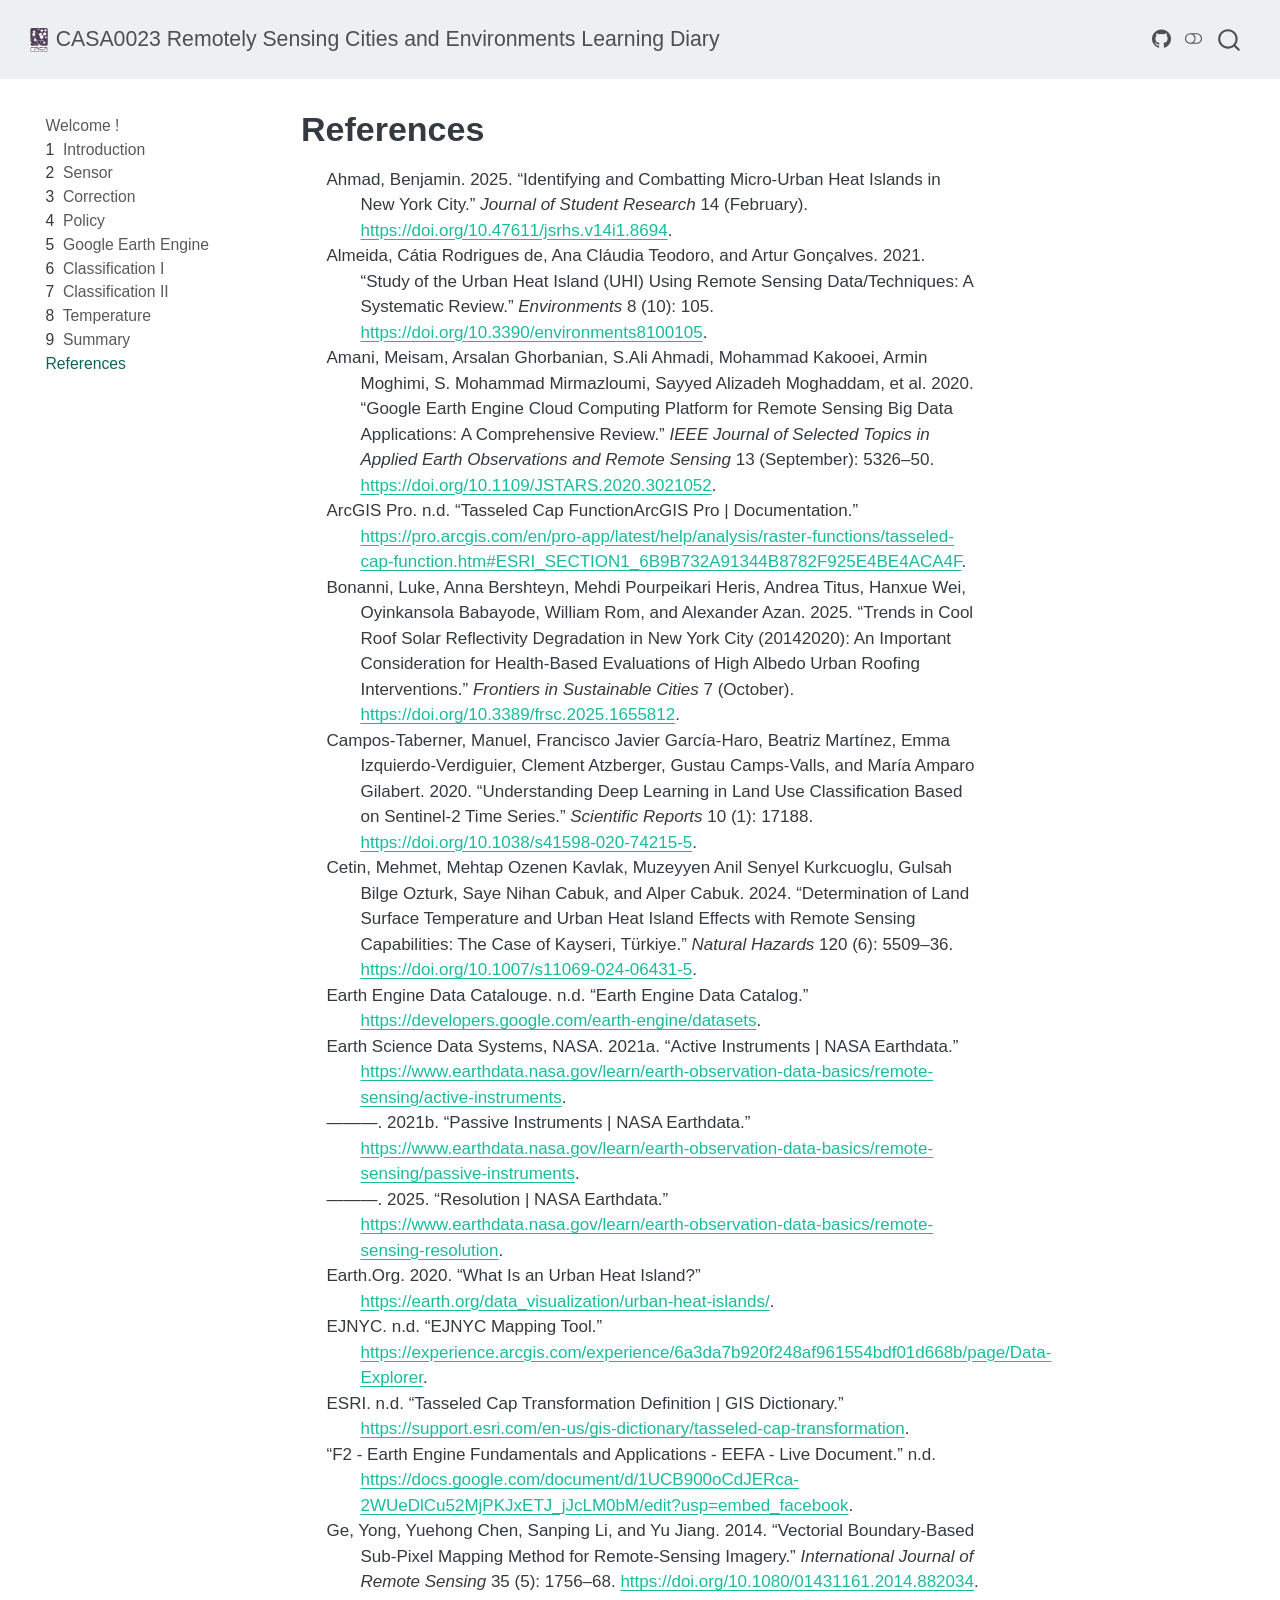
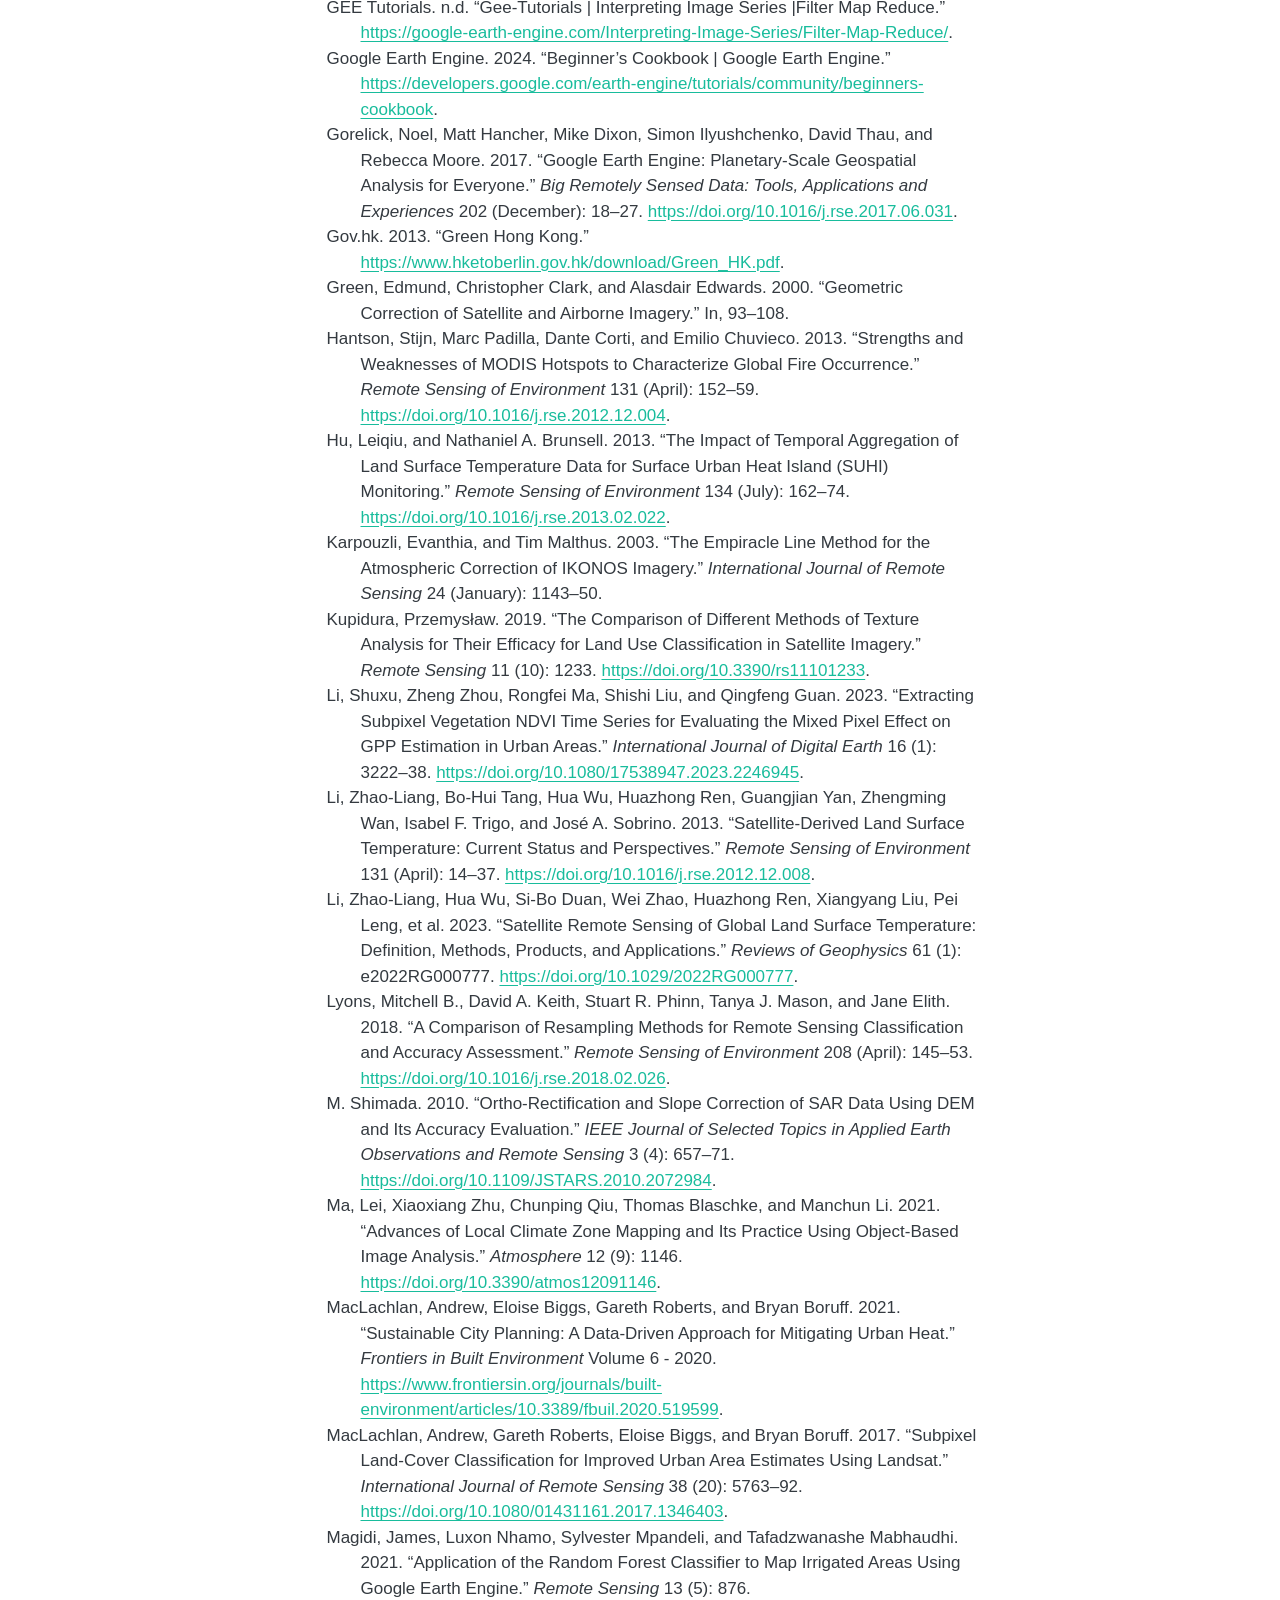
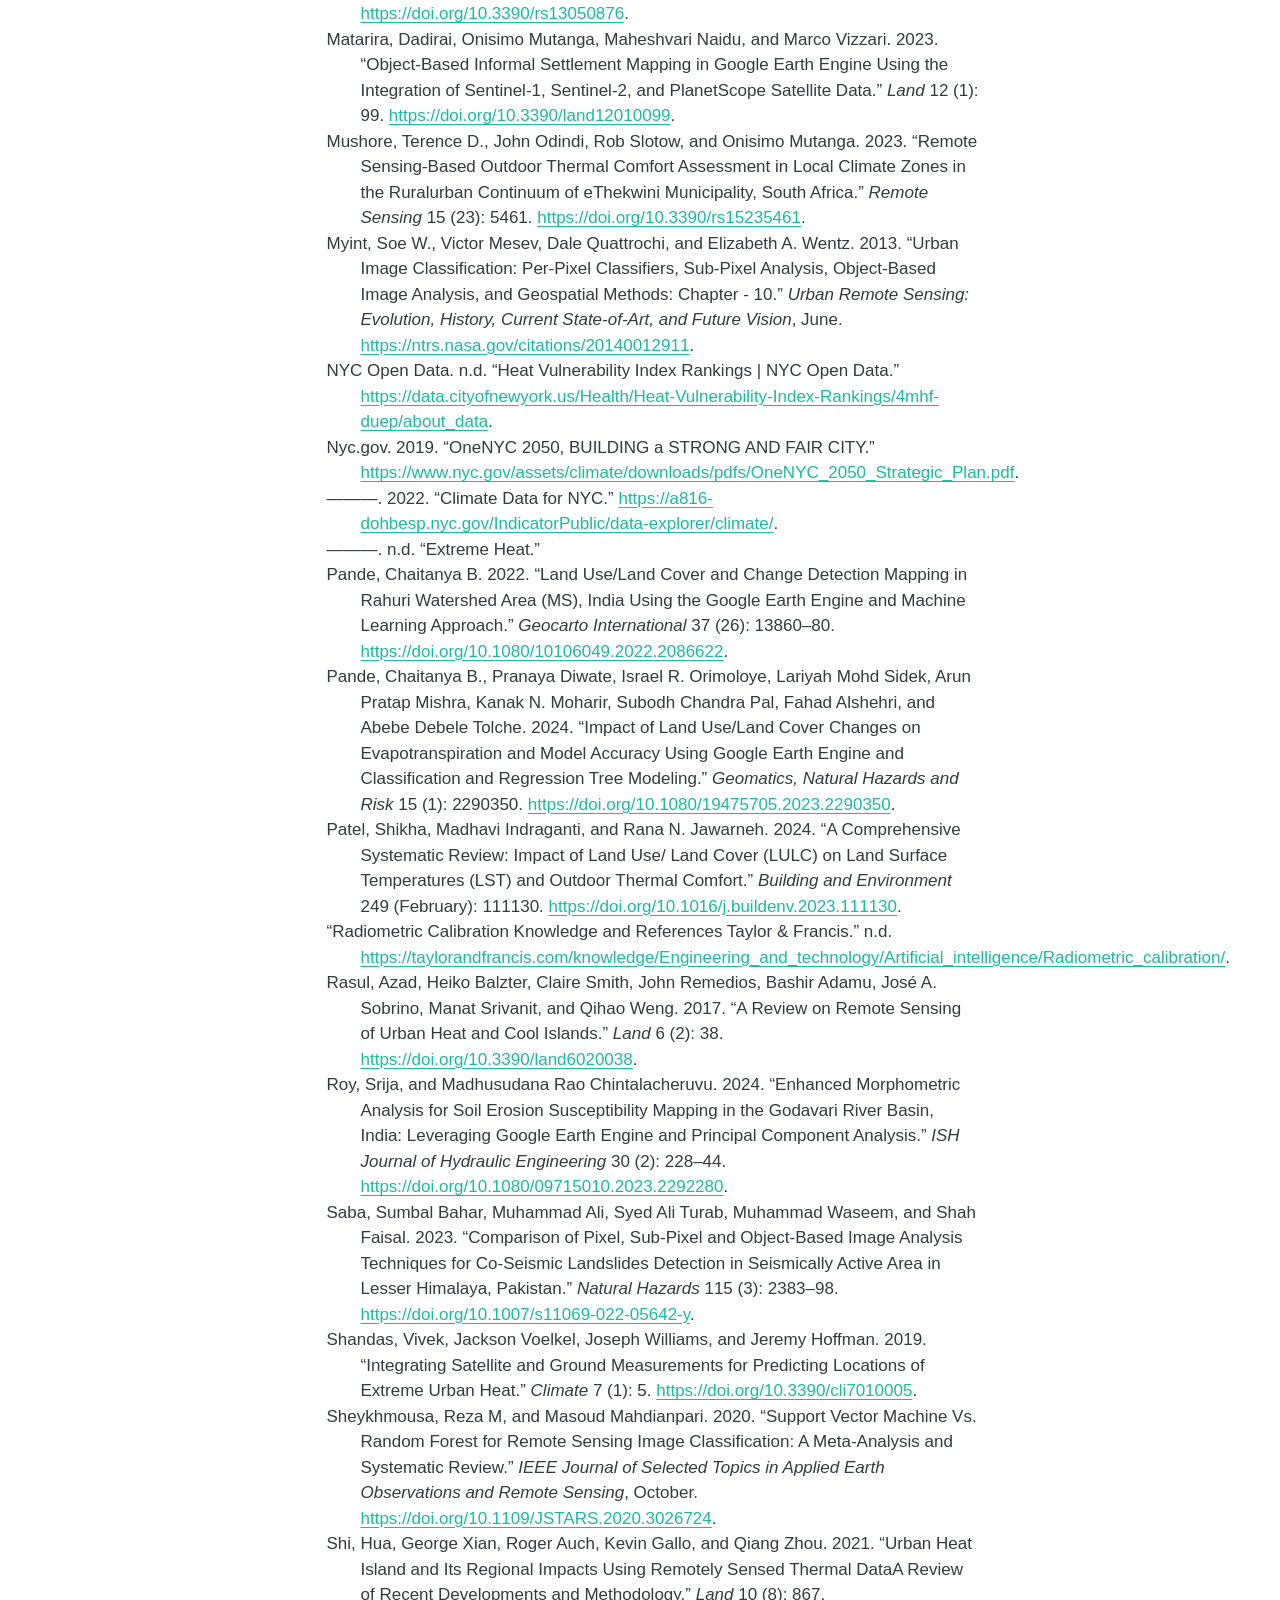
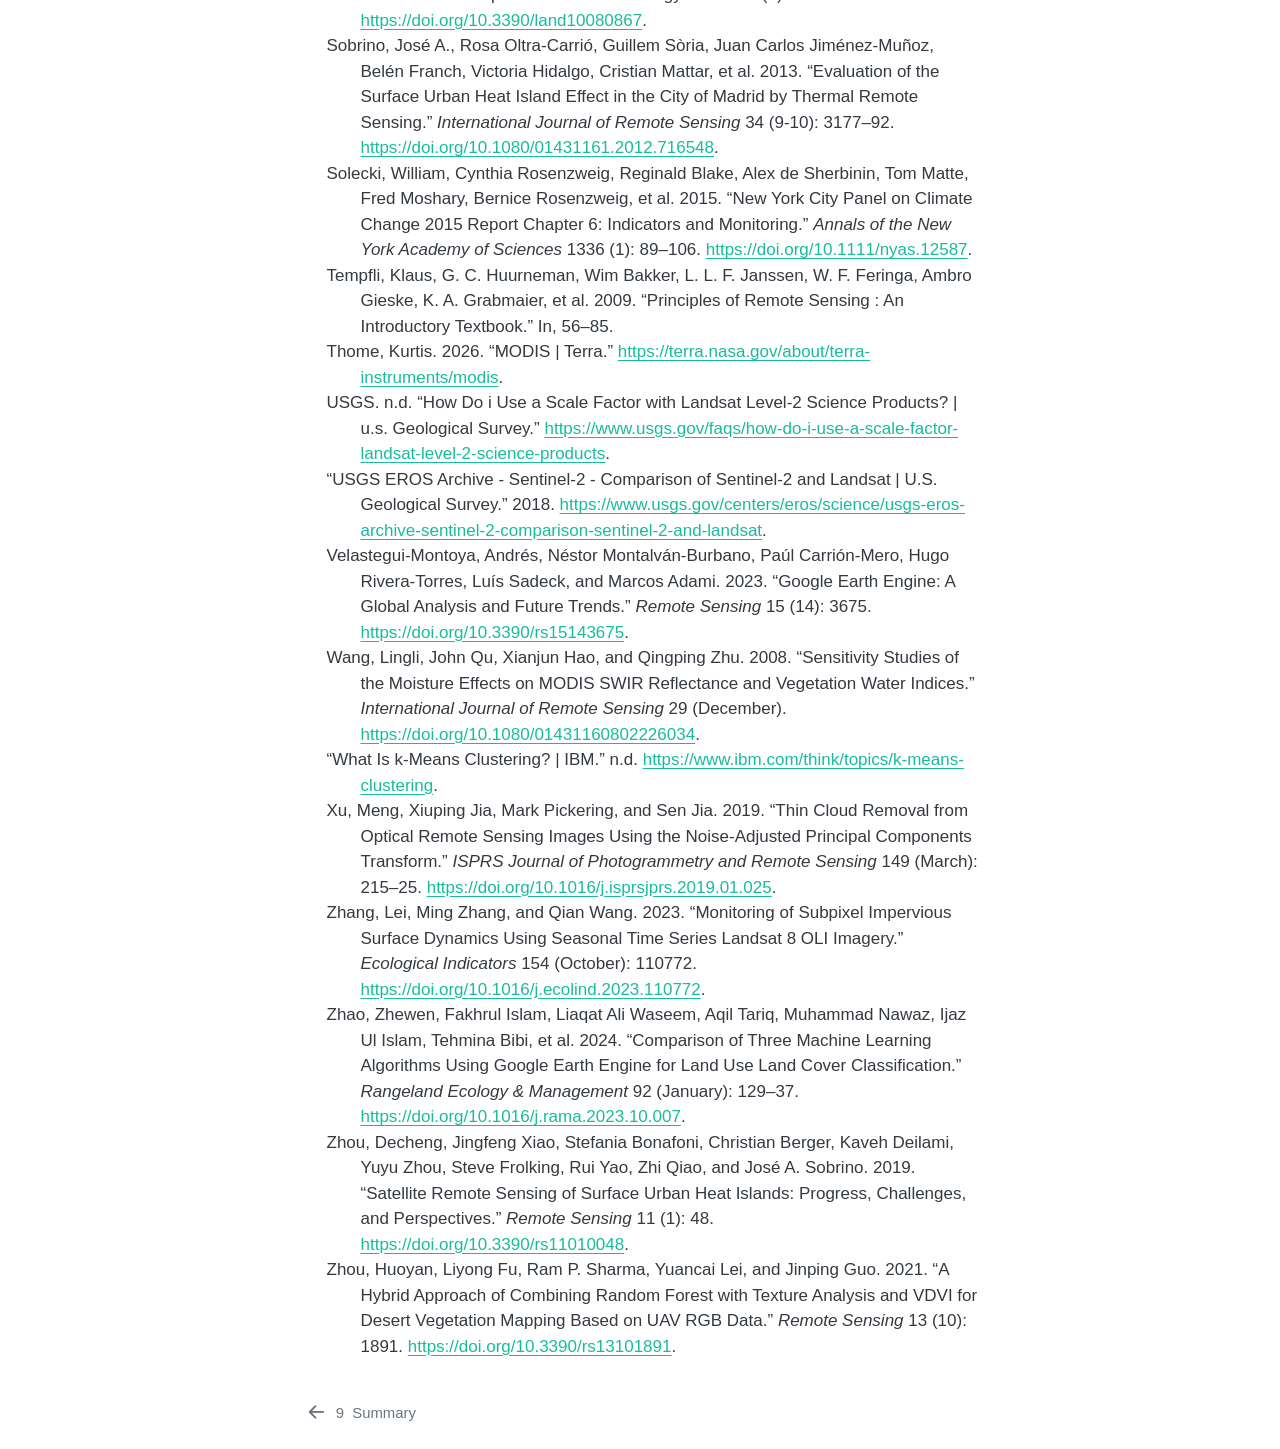
<file: docs/references.html>
<!DOCTYPE html>
<html xmlns="http://www.w3.org/1999/xhtml" lang="en" xml:lang="en"><head>

<meta charset="utf-8">
<meta name="generator" content="quarto-1.8.27">

<meta name="viewport" content="width=device-width, initial-scale=1.0, user-scalable=yes">


<title>References – CASA0023 Remotely Sensing Cities and Environments Learning Diary</title>
<style>
code{white-space: pre-wrap;}
span.smallcaps{font-variant: small-caps;}
div.columns{display: flex; gap: min(4vw, 1.5em);}
div.column{flex: auto; overflow-x: auto;}
div.hanging-indent{margin-left: 1.5em; text-indent: -1.5em;}
ul.task-list{list-style: none;}
ul.task-list li input[type="checkbox"] {
  width: 0.8em;
  margin: 0 0.8em 0.2em -1em; /* quarto-specific, see https://github.com/quarto-dev/quarto-cli/issues/4556 */ 
  vertical-align: middle;
}
/* CSS for citations */
div.csl-bib-body { }
div.csl-entry {
  clear: both;
}
.hanging-indent div.csl-entry {
  margin-left:2em;
  text-indent:-2em;
}
div.csl-left-margin {
  min-width:2em;
  float:left;
}
div.csl-right-inline {
  margin-left:2em;
  padding-left:1em;
}
div.csl-indent {
  margin-left: 2em;
}</style>


<script src="site_libs/quarto-nav/quarto-nav.js"></script>
<script src="site_libs/quarto-nav/headroom.min.js"></script>
<script src="site_libs/clipboard/clipboard.min.js"></script>
<script src="site_libs/quarto-search/autocomplete.umd.js"></script>
<script src="site_libs/quarto-search/fuse.min.js"></script>
<script src="site_libs/quarto-search/quarto-search.js"></script>
<meta name="quarto:offset" content="./">
<link href="./summary.html" rel="prev">
<link href="./images/favicon.ico" rel="icon">
<script src="site_libs/quarto-html/quarto.js" type="module"></script>
<script src="site_libs/quarto-html/tabsets/tabsets.js" type="module"></script>
<script src="site_libs/quarto-html/axe/axe-check.js" type="module"></script>
<script src="site_libs/quarto-html/popper.min.js"></script>
<script src="site_libs/quarto-html/tippy.umd.min.js"></script>
<script src="site_libs/quarto-html/anchor.min.js"></script>
<link href="site_libs/quarto-html/tippy.css" rel="stylesheet">
<link href="site_libs/quarto-html/quarto-syntax-highlighting-ed96de9b727972fe78a7b5d16c58bf87.css" rel="stylesheet" class="quarto-color-scheme" id="quarto-text-highlighting-styles">
<link href="site_libs/quarto-html/quarto-syntax-highlighting-dark-4d9afe2b8d18ee9fa5d0d57b5ed4214d.css" rel="stylesheet" class="quarto-color-scheme quarto-color-alternate" id="quarto-text-highlighting-styles">
<link href="site_libs/quarto-html/quarto-syntax-highlighting-ed96de9b727972fe78a7b5d16c58bf87.css" rel="stylesheet" class="quarto-color-scheme-extra" id="quarto-text-highlighting-styles">
<script src="site_libs/bootstrap/bootstrap.min.js"></script>
<link href="site_libs/bootstrap/bootstrap-icons.css" rel="stylesheet">
<link href="site_libs/bootstrap/bootstrap-635da006507a4f5110871ca9c075f887.min.css" rel="stylesheet" append-hash="true" class="quarto-color-scheme" id="quarto-bootstrap" data-mode="light">
<link href="site_libs/bootstrap/bootstrap-dark-985b50f9537809427317b15cc5012cf1.min.css" rel="stylesheet" append-hash="true" class="quarto-color-scheme quarto-color-alternate" id="quarto-bootstrap" data-mode="dark">
<link href="site_libs/bootstrap/bootstrap-635da006507a4f5110871ca9c075f887.min.css" rel="stylesheet" append-hash="true" class="quarto-color-scheme-extra" id="quarto-bootstrap" data-mode="light">
<script id="quarto-search-options" type="application/json">{
  "location": "navbar",
  "copy-button": false,
  "collapse-after": 3,
  "panel-placement": "end",
  "type": "overlay",
  "limit": 50,
  "keyboard-shortcut": [
    "f",
    "/",
    "s"
  ],
  "show-item-context": false,
  "language": {
    "search-no-results-text": "No results",
    "search-matching-documents-text": "matching documents",
    "search-copy-link-title": "Copy link to search",
    "search-hide-matches-text": "Hide additional matches",
    "search-more-match-text": "more match in this document",
    "search-more-matches-text": "more matches in this document",
    "search-clear-button-title": "Clear",
    "search-text-placeholder": "",
    "search-detached-cancel-button-title": "Cancel",
    "search-submit-button-title": "Submit",
    "search-label": "Search"
  }
}</script>


</head>

<body class="nav-sidebar floating nav-fixed quarto-light"><script id="quarto-html-before-body" type="application/javascript">
    const toggleBodyColorMode = (bsSheetEl) => {
      const mode = bsSheetEl.getAttribute("data-mode");
      const bodyEl = window.document.querySelector("body");
      if (mode === "dark") {
        bodyEl.classList.add("quarto-dark");
        bodyEl.classList.remove("quarto-light");
      } else {
        bodyEl.classList.add("quarto-light");
        bodyEl.classList.remove("quarto-dark");
      }
    }
    const toggleBodyColorPrimary = () => {
      const bsSheetEl = window.document.querySelector("link#quarto-bootstrap:not([rel=disabled-stylesheet])");
      if (bsSheetEl) {
        toggleBodyColorMode(bsSheetEl);
      }
    }
    const setColorSchemeToggle = (alternate) => {
      const toggles = window.document.querySelectorAll('.quarto-color-scheme-toggle');
      for (let i=0; i < toggles.length; i++) {
        const toggle = toggles[i];
        if (toggle) {
          if (alternate) {
            toggle.classList.add("alternate");
          } else {
            toggle.classList.remove("alternate");
          }
        }
      }
    };
    const toggleColorMode = (alternate) => {
      // Switch the stylesheets
      const primaryStylesheets = window.document.querySelectorAll('link.quarto-color-scheme:not(.quarto-color-alternate)');
      const alternateStylesheets = window.document.querySelectorAll('link.quarto-color-scheme.quarto-color-alternate');
      manageTransitions('#quarto-margin-sidebar .nav-link', false);
      if (alternate) {
        // note: dark is layered on light, we don't disable primary!
        enableStylesheet(alternateStylesheets);
        for (const sheetNode of alternateStylesheets) {
          if (sheetNode.id === "quarto-bootstrap") {
            toggleBodyColorMode(sheetNode);
          }
        }
      } else {
        disableStylesheet(alternateStylesheets);
        enableStylesheet(primaryStylesheets)
        toggleBodyColorPrimary();
      }
      manageTransitions('#quarto-margin-sidebar .nav-link', true);
      // Switch the toggles
      setColorSchemeToggle(alternate)
      // Hack to workaround the fact that safari doesn't
      // properly recolor the scrollbar when toggling (#1455)
      if (navigator.userAgent.indexOf('Safari') > 0 && navigator.userAgent.indexOf('Chrome') == -1) {
        manageTransitions("body", false);
        window.scrollTo(0, 1);
        setTimeout(() => {
          window.scrollTo(0, 0);
          manageTransitions("body", true);
        }, 40);
      }
    }
    const disableStylesheet = (stylesheets) => {
      for (let i=0; i < stylesheets.length; i++) {
        const stylesheet = stylesheets[i];
        stylesheet.rel = 'disabled-stylesheet';
      }
    }
    const enableStylesheet = (stylesheets) => {
      for (let i=0; i < stylesheets.length; i++) {
        const stylesheet = stylesheets[i];
        if(stylesheet.rel !== 'stylesheet') { // for Chrome, which will still FOUC without this check
          stylesheet.rel = 'stylesheet';
        }
      }
    }
    const manageTransitions = (selector, allowTransitions) => {
      const els = window.document.querySelectorAll(selector);
      for (let i=0; i < els.length; i++) {
        const el = els[i];
        if (allowTransitions) {
          el.classList.remove('notransition');
        } else {
          el.classList.add('notransition');
        }
      }
    }
    const isFileUrl = () => {
      return window.location.protocol === 'file:';
    }
    const hasAlternateSentinel = () => {
      let styleSentinel = getColorSchemeSentinel();
      if (styleSentinel !== null) {
        return styleSentinel === "alternate";
      } else {
        return false;
      }
    }
    const setStyleSentinel = (alternate) => {
      const value = alternate ? "alternate" : "default";
      if (!isFileUrl()) {
        window.localStorage.setItem("quarto-color-scheme", value);
      } else {
        localAlternateSentinel = value;
      }
    }
    const getColorSchemeSentinel = () => {
      if (!isFileUrl()) {
        const storageValue = window.localStorage.getItem("quarto-color-scheme");
        return storageValue != null ? storageValue : localAlternateSentinel;
      } else {
        return localAlternateSentinel;
      }
    }
    const toggleGiscusIfUsed = (isAlternate, darkModeDefault) => {
      const baseTheme = document.querySelector('#giscus-base-theme')?.value ?? 'light';
      const alternateTheme = document.querySelector('#giscus-alt-theme')?.value ?? 'dark';
      let newTheme = '';
      if(authorPrefersDark) {
        newTheme = isAlternate ? baseTheme : alternateTheme;
      } else {
        newTheme = isAlternate ? alternateTheme : baseTheme;
      }
      const changeGiscusTheme = () => {
        // From: https://github.com/giscus/giscus/issues/336
        const sendMessage = (message) => {
          const iframe = document.querySelector('iframe.giscus-frame');
          if (!iframe) return;
          iframe.contentWindow.postMessage({ giscus: message }, 'https://giscus.app');
        }
        sendMessage({
          setConfig: {
            theme: newTheme
          }
        });
      }
      const isGiscussLoaded = window.document.querySelector('iframe.giscus-frame') !== null;
      if (isGiscussLoaded) {
        changeGiscusTheme();
      }
    };
    const authorPrefersDark = false;
    const darkModeDefault = authorPrefersDark;
      document.querySelector('link#quarto-text-highlighting-styles.quarto-color-scheme-extra').rel = 'disabled-stylesheet';
      document.querySelector('link#quarto-bootstrap.quarto-color-scheme-extra').rel = 'disabled-stylesheet';
    let localAlternateSentinel = darkModeDefault ? 'alternate' : 'default';
    // Dark / light mode switch
    window.quartoToggleColorScheme = () => {
      // Read the current dark / light value
      let toAlternate = !hasAlternateSentinel();
      toggleColorMode(toAlternate);
      setStyleSentinel(toAlternate);
      toggleGiscusIfUsed(toAlternate, darkModeDefault);
      window.dispatchEvent(new Event('resize'));
    };
    // Switch to dark mode if need be
    if (hasAlternateSentinel()) {
      toggleColorMode(true);
    } else {
      toggleColorMode(false);
    }
  </script>

<div id="quarto-search-results"></div>
  <header id="quarto-header" class="headroom fixed-top">
    <nav class="navbar navbar-expand-lg " data-bs-theme="dark">
      <div class="navbar-container container-fluid">
      <div class="navbar-brand-container mx-auto">
    <a href="./index.html" class="navbar-brand navbar-brand-logo">
    <img src="./images/casa_logo.jpg" alt="" class="navbar-logo light-content">
    <img src="./images/casa_logo.jpg" alt="" class="navbar-logo dark-content">
    </a>
    <a class="navbar-brand" href="./index.html">
    <span class="navbar-title">CASA0023 Remotely Sensing Cities and Environments Learning Diary</span>
    </a>
  </div>
            <div id="quarto-search" class="" title="Search"></div>
          <button class="navbar-toggler" type="button" data-bs-toggle="collapse" data-bs-target="#navbarCollapse" aria-controls="navbarCollapse" role="menu" aria-expanded="false" aria-label="Toggle navigation" onclick="if (window.quartoToggleHeadroom) { window.quartoToggleHeadroom(); }">
  <span class="navbar-toggler-icon"></span>
</button>
          <div class="collapse navbar-collapse" id="navbarCollapse">
            <ul class="navbar-nav navbar-nav-scroll ms-auto">
  <li class="nav-item compact">
    <a class="nav-link" href="https://github.com/christychoicc"> <i class="bi bi-github" role="img">
</i> 
<span class="menu-text"></span></a>
  </li>  
</ul>
          </div> <!-- /navcollapse -->
            <div class="quarto-navbar-tools">
  <a href="" class="quarto-color-scheme-toggle quarto-navigation-tool  px-1" onclick="window.quartoToggleColorScheme(); return false;" title="Toggle dark mode"><i class="bi"></i></a>
</div>
      </div> <!-- /container-fluid -->
    </nav>
  <nav class="quarto-secondary-nav">
    <div class="container-fluid d-flex">
      <button type="button" class="quarto-btn-toggle btn" data-bs-toggle="collapse" role="button" data-bs-target=".quarto-sidebar-collapse-item" aria-controls="quarto-sidebar" aria-expanded="false" aria-label="Toggle sidebar navigation" onclick="if (window.quartoToggleHeadroom) { window.quartoToggleHeadroom(); }">
        <i class="bi bi-layout-text-sidebar-reverse"></i>
      </button>
        <nav class="quarto-page-breadcrumbs" aria-label="breadcrumb"><ol class="breadcrumb"><li class="breadcrumb-item"><a href="./references.html">References</a></li></ol></nav>
        <a class="flex-grow-1" role="navigation" data-bs-toggle="collapse" data-bs-target=".quarto-sidebar-collapse-item" aria-controls="quarto-sidebar" aria-expanded="false" aria-label="Toggle sidebar navigation" onclick="if (window.quartoToggleHeadroom) { window.quartoToggleHeadroom(); }">      
        </a>
    </div>
  </nav>
</header>
<!-- content -->
<div id="quarto-content" class="quarto-container page-columns page-rows-contents page-layout-article page-navbar">
<!-- sidebar -->
  <nav id="quarto-sidebar" class="sidebar collapse collapse-horizontal quarto-sidebar-collapse-item sidebar-navigation floating overflow-auto">
    <div class="sidebar-menu-container"> 
    <ul class="list-unstyled mt-1">
        <li class="sidebar-item">
  <div class="sidebar-item-container"> 
  <a href="./index.html" class="sidebar-item-text sidebar-link">
 <span class="menu-text">Welcome !</span></a>
  </div>
</li>
        <li class="sidebar-item">
  <div class="sidebar-item-container"> 
  <a href="./intro.html" class="sidebar-item-text sidebar-link">
 <span class="menu-text"><span class="chapter-number">1</span>&nbsp; <span class="chapter-title">Introduction</span></span></a>
  </div>
</li>
        <li class="sidebar-item">
  <div class="sidebar-item-container"> 
  <a href="./sensor.html" class="sidebar-item-text sidebar-link">
 <span class="menu-text"><span class="chapter-number">2</span>&nbsp; <span class="chapter-title">Sensor</span></span></a>
  </div>
</li>
        <li class="sidebar-item">
  <div class="sidebar-item-container"> 
  <a href="./correction.html" class="sidebar-item-text sidebar-link">
 <span class="menu-text"><span class="chapter-number">3</span>&nbsp; <span class="chapter-title">Correction</span></span></a>
  </div>
</li>
        <li class="sidebar-item">
  <div class="sidebar-item-container"> 
  <a href="./policy.html" class="sidebar-item-text sidebar-link">
 <span class="menu-text"><span class="chapter-number">4</span>&nbsp; <span class="chapter-title">Policy</span></span></a>
  </div>
</li>
        <li class="sidebar-item">
  <div class="sidebar-item-container"> 
  <a href="./gee.html" class="sidebar-item-text sidebar-link">
 <span class="menu-text"><span class="chapter-number">5</span>&nbsp; <span class="chapter-title">Google Earth Engine</span></span></a>
  </div>
</li>
        <li class="sidebar-item">
  <div class="sidebar-item-container"> 
  <a href="./classification-1.html" class="sidebar-item-text sidebar-link">
 <span class="menu-text"><span class="chapter-number">6</span>&nbsp; <span class="chapter-title">Classification I</span></span></a>
  </div>
</li>
        <li class="sidebar-item">
  <div class="sidebar-item-container"> 
  <a href="./classification-2.html" class="sidebar-item-text sidebar-link">
 <span class="menu-text"><span class="chapter-number">7</span>&nbsp; <span class="chapter-title">Classification II</span></span></a>
  </div>
</li>
        <li class="sidebar-item">
  <div class="sidebar-item-container"> 
  <a href="./temperature.html" class="sidebar-item-text sidebar-link">
 <span class="menu-text"><span class="chapter-number">8</span>&nbsp; <span class="chapter-title">Temperature</span></span></a>
  </div>
</li>
        <li class="sidebar-item">
  <div class="sidebar-item-container"> 
  <a href="./summary.html" class="sidebar-item-text sidebar-link">
 <span class="menu-text"><span class="chapter-number">9</span>&nbsp; <span class="chapter-title">Summary</span></span></a>
  </div>
</li>
        <li class="sidebar-item">
  <div class="sidebar-item-container"> 
  <a href="./references.html" class="sidebar-item-text sidebar-link active">
 <span class="menu-text">References</span></a>
  </div>
</li>
    </ul>
    </div>
</nav>
<div id="quarto-sidebar-glass" class="quarto-sidebar-collapse-item" data-bs-toggle="collapse" data-bs-target=".quarto-sidebar-collapse-item"></div>
<!-- margin-sidebar -->
    <div id="quarto-margin-sidebar" class="sidebar margin-sidebar zindex-bottom">
        
    </div>
<!-- main -->
<main class="content" id="quarto-document-content">


<header id="title-block-header" class="quarto-title-block default">
<div class="quarto-title">
<h1 class="title">References</h1>
</div>



<div class="quarto-title-meta">

    
  
    
  </div>
  


</header>


<div id="refs" class="references csl-bib-body hanging-indent" data-entry-spacing="0" role="list">
<div id="ref-ahmad2025" class="csl-entry" role="listitem">
Ahmad, Benjamin. 2025. <span>“Identifying and Combatting Micro-Urban
Heat Islands in New York City.”</span> <em>Journal of Student
Research</em> 14 (February). <a href="https://doi.org/10.47611/jsrhs.v14i1.8694">https://doi.org/10.47611/jsrhs.v14i1.8694</a>.
</div>
<div id="ref-almeida2021" class="csl-entry" role="listitem">
Almeida, Cátia Rodrigues de, Ana Cláudia Teodoro, and Artur Gonçalves.
2021. <span>“Study of the Urban Heat Island (UHI) Using Remote Sensing
Data/Techniques: A Systematic Review.”</span> <em>Environments</em> 8
(10): 105. <a href="https://doi.org/10.3390/environments8100105">https://doi.org/10.3390/environments8100105</a>.
</div>
<div id="ref-amani2020" class="csl-entry" role="listitem">
Amani, Meisam, Arsalan Ghorbanian, S.Ali Ahmadi, Mohammad Kakooei, Armin
Moghimi, S. Mohammad Mirmazloumi, Sayyed Alizadeh Moghaddam, et al.
2020. <span>“Google Earth Engine Cloud Computing Platform for Remote
Sensing Big Data Applications: A Comprehensive Review.”</span> <em>IEEE
Journal of Selected Topics in Applied Earth Observations and Remote
Sensing</em> 13 (September): 5326–50. <a href="https://doi.org/10.1109/JSTARS.2020.3021052">https://doi.org/10.1109/JSTARS.2020.3021052</a>.
</div>
<div id="ref-arcgispro" class="csl-entry" role="listitem">
ArcGIS Pro. n.d. <span>“Tasseled Cap Function<span></span>ArcGIS Pro |
Documentation.”</span> <a href="https://pro.arcgis.com/en/pro-app/latest/help/analysis/raster-functions/tasseled-cap-function.htm#ESRI_SECTION1_6B9B732A91344B8782F925E4BE4ACA4F">https://pro.arcgis.com/en/pro-app/latest/help/analysis/raster-functions/tasseled-cap-function.htm#ESRI_SECTION1_6B9B732A91344B8782F925E4BE4ACA4F</a>.
</div>
<div id="ref-bonanni2025" class="csl-entry" role="listitem">
Bonanni, Luke, Anna Bershteyn, Mehdi Pourpeikari Heris, Andrea Titus,
Hanxue Wei, Oyinkansola Babayode, William Rom, and Alexander Azan. 2025.
<span>“Trends in Cool Roof Solar Reflectivity Degradation in New York
City (2014<span></span>2020): An Important Consideration for
Health-Based Evaluations of High Albedo Urban Roofing
Interventions.”</span> <em>Frontiers in Sustainable Cities</em> 7
(October). <a href="https://doi.org/10.3389/frsc.2025.1655812">https://doi.org/10.3389/frsc.2025.1655812</a>.
</div>
<div id="ref-campos-taberner2020" class="csl-entry" role="listitem">
Campos-Taberner, Manuel, Francisco Javier García-Haro, Beatriz Martínez,
Emma Izquierdo-Verdiguier, Clement Atzberger, Gustau Camps-Valls, and
María Amparo Gilabert. 2020. <span>“Understanding Deep Learning in Land
Use Classification Based on Sentinel-2 Time Series.”</span>
<em>Scientific Reports</em> 10 (1): 17188. <a href="https://doi.org/10.1038/s41598-020-74215-5">https://doi.org/10.1038/s41598-020-74215-5</a>.
</div>
<div id="ref-cetin2024" class="csl-entry" role="listitem">
Cetin, Mehmet, Mehtap Ozenen Kavlak, Muzeyyen Anil Senyel Kurkcuoglu,
Gulsah Bilge Ozturk, Saye Nihan Cabuk, and Alper Cabuk. 2024.
<span>“Determination of Land Surface Temperature and Urban Heat Island
Effects with Remote Sensing Capabilities: The Case of Kayseri,
Türkiye.”</span> <em>Natural Hazards</em> 120 (6): 5509–36. <a href="https://doi.org/10.1007/s11069-024-06431-5">https://doi.org/10.1007/s11069-024-06431-5</a>.
</div>
<div id="ref-earthenginedatacatalouge" class="csl-entry" role="listitem">
Earth Engine Data Catalouge. n.d. <span>“Earth Engine Data
Catalog.”</span> <a href="https://developers.google.com/earth-engine/datasets">https://developers.google.com/earth-engine/datasets</a>.
</div>
<div id="ref-earthsciencedatasystems2021" class="csl-entry" role="listitem">
Earth Science Data Systems, NASA. 2021a. <span>“Active Instruments |
NASA Earthdata.”</span> <a href="https://www.earthdata.nasa.gov/learn/earth-observation-data-basics/remote-sensing/active-instruments">https://www.earthdata.nasa.gov/learn/earth-observation-data-basics/remote-sensing/active-instruments</a>.
</div>
<div id="ref-earthsciencedatasystems2021a" class="csl-entry" role="listitem">
———. 2021b. <span>“Passive Instruments | NASA Earthdata.”</span> <a href="https://www.earthdata.nasa.gov/learn/earth-observation-data-basics/remote-sensing/passive-instruments">https://www.earthdata.nasa.gov/learn/earth-observation-data-basics/remote-sensing/passive-instruments</a>.
</div>
<div id="ref-earthsciencedatasystems2025" class="csl-entry" role="listitem">
———. 2025. <span>“Resolution | NASA Earthdata.”</span> <a href="https://www.earthdata.nasa.gov/learn/earth-observation-data-basics/remote-sensing-resolution">https://www.earthdata.nasa.gov/learn/earth-observation-data-basics/remote-sensing-resolution</a>.
</div>
<div id="ref-earth.org2020" class="csl-entry" role="listitem">
Earth.Org. 2020. <span>“What Is an Urban Heat Island?”</span> <a href="https://earth.org/data_visualization/urban-heat-islands/">https://earth.org/data_visualization/urban-heat-islands/</a>.
</div>
<div id="ref-ejnyc" class="csl-entry" role="listitem">
EJNYC. n.d. <span>“EJNYC Mapping Tool.”</span> <a href="https://experience.arcgis.com/experience/6a3da7b920f248af961554bdf01d668b/page/Data-Explorer">https://experience.arcgis.com/experience/6a3da7b920f248af961554bdf01d668b/page/Data-Explorer</a>.
</div>
<div id="ref-esri" class="csl-entry" role="listitem">
ESRI. n.d. <span>“Tasseled Cap Transformation Definition | GIS
Dictionary.”</span> <a href="https://support.esri.com/en-us/gis-dictionary/tasseled-cap-transformation">https://support.esri.com/en-us/gis-dictionary/tasseled-cap-transformation</a>.
</div>
<div id="ref-f2-ear" class="csl-entry" role="listitem">
<span>“F2 - Earth Engine Fundamentals and Applications - EEFA - Live
Document.”</span> n.d. <a href="https://docs.google.com/document/d/1UCB900oCdJERca-2WUeDlCu52MjPKJxETJ_jJcLM0bM/edit?usp=embed_facebook">https://docs.google.com/document/d/1UCB900oCdJERca-2WUeDlCu52MjPKJxETJ_jJcLM0bM/edit?usp=embed_facebook</a>.
</div>
<div id="ref-ge2014" class="csl-entry" role="listitem">
Ge, Yong, Yuehong Chen, Sanping Li, and Yu Jiang. 2014. <span>“Vectorial
Boundary-Based Sub-Pixel Mapping Method for Remote-Sensing
Imagery.”</span> <em>International Journal of Remote Sensing</em> 35
(5): 1756–68. <a href="https://doi.org/10.1080/01431161.2014.882034">https://doi.org/10.1080/01431161.2014.882034</a>.
</div>
<div id="ref-geetutorials" class="csl-entry" role="listitem">
GEE Tutorials. n.d. <span>“Gee-Tutorials | Interpreting Image Series
|Filter Map Reduce.”</span> <a href="https://google-earth-engine.com/Interpreting-Image-Series/Filter-Map-Reduce/">https://google-earth-engine.com/Interpreting-Image-Series/Filter-Map-Reduce/</a>.
</div>
<div id="ref-googleearthengine2024" class="csl-entry" role="listitem">
Google Earth Engine. 2024. <span>“Beginner’s Cookbook | Google Earth
Engine.”</span> <a href="https://developers.google.com/earth-engine/tutorials/community/beginners-cookbook">https://developers.google.com/earth-engine/tutorials/community/beginners-cookbook</a>.
</div>
<div id="ref-gorelick2017" class="csl-entry" role="listitem">
Gorelick, Noel, Matt Hancher, Mike Dixon, Simon Ilyushchenko, David
Thau, and Rebecca Moore. 2017. <span>“Google Earth Engine:
Planetary-Scale Geospatial Analysis for Everyone.”</span> <em>Big
Remotely Sensed Data: Tools, Applications and Experiences</em> 202
(December): 18–27. <a href="https://doi.org/10.1016/j.rse.2017.06.031">https://doi.org/10.1016/j.rse.2017.06.031</a>.
</div>
<div id="ref-gov.hk2013" class="csl-entry" role="listitem">
Gov.hk. 2013. <span>“Green Hong Kong.”</span> <a href="https://www.hketoberlin.gov.hk/download/Green_HK.pdf">https://www.hketoberlin.gov.hk/download/Green_HK.pdf</a>.
</div>
<div id="ref-green2000" class="csl-entry" role="listitem">
Green, Edmund, Christopher Clark, and Alasdair Edwards. 2000.
<span>“Geometric Correction of Satellite and Airborne Imagery.”</span>
In, 93–108.
</div>
<div id="ref-hantson2013" class="csl-entry" role="listitem">
Hantson, Stijn, Marc Padilla, Dante Corti, and Emilio Chuvieco. 2013.
<span>“Strengths and Weaknesses of MODIS Hotspots to Characterize Global
Fire Occurrence.”</span> <em>Remote Sensing of Environment</em> 131
(April): 152–59. <a href="https://doi.org/10.1016/j.rse.2012.12.004">https://doi.org/10.1016/j.rse.2012.12.004</a>.
</div>
<div id="ref-hu2013" class="csl-entry" role="listitem">
Hu, Leiqiu, and Nathaniel A. Brunsell. 2013. <span>“The Impact of
Temporal Aggregation of Land Surface Temperature Data for Surface Urban
Heat Island (SUHI) Monitoring.”</span> <em>Remote Sensing of
Environment</em> 134 (July): 162–74. <a href="https://doi.org/10.1016/j.rse.2013.02.022">https://doi.org/10.1016/j.rse.2013.02.022</a>.
</div>
<div id="ref-karpouzli2003" class="csl-entry" role="listitem">
Karpouzli, Evanthia, and Tim Malthus. 2003. <span>“The Empiracle Line
Method for the Atmospheric Correction of IKONOS Imagery.”</span>
<em>International Journal of Remote Sensing</em> 24 (January): 1143–50.
</div>
<div id="ref-kupidura2019" class="csl-entry" role="listitem">
Kupidura, Przemysław. 2019. <span>“The Comparison of Different Methods
of Texture Analysis for Their Efficacy for Land Use Classification in
Satellite Imagery.”</span> <em>Remote Sensing</em> 11 (10): 1233. <a href="https://doi.org/10.3390/rs11101233">https://doi.org/10.3390/rs11101233</a>.
</div>
<div id="ref-li2023" class="csl-entry" role="listitem">
Li, Shuxu, Zheng Zhou, Rongfei Ma, Shishi Liu, and Qingfeng Guan. 2023.
<span>“Extracting Subpixel Vegetation NDVI Time Series for Evaluating
the Mixed Pixel Effect on GPP Estimation in Urban Areas.”</span>
<em>International Journal of Digital Earth</em> 16 (1): 3222–38. <a href="https://doi.org/10.1080/17538947.2023.2246945">https://doi.org/10.1080/17538947.2023.2246945</a>.
</div>
<div id="ref-li2013" class="csl-entry" role="listitem">
Li, Zhao-Liang, Bo-Hui Tang, Hua Wu, Huazhong Ren, Guangjian Yan,
Zhengming Wan, Isabel F. Trigo, and José A. Sobrino. 2013.
<span>“Satellite-Derived Land Surface Temperature: Current Status and
Perspectives.”</span> <em>Remote Sensing of Environment</em> 131
(April): 14–37. <a href="https://doi.org/10.1016/j.rse.2012.12.008">https://doi.org/10.1016/j.rse.2012.12.008</a>.
</div>
<div id="ref-li2023a" class="csl-entry" role="listitem">
Li, Zhao-Liang, Hua Wu, Si-Bo Duan, Wei Zhao, Huazhong Ren, Xiangyang
Liu, Pei Leng, et al. 2023. <span>“Satellite Remote Sensing of Global
Land Surface Temperature: Definition, Methods, Products, and
Applications.”</span> <em>Reviews of Geophysics</em> 61 (1):
e2022RG000777. <a href="https://doi.org/10.1029/2022RG000777">https://doi.org/10.1029/2022RG000777</a>.
</div>
<div id="ref-lyons2018" class="csl-entry" role="listitem">
Lyons, Mitchell B., David A. Keith, Stuart R. Phinn, Tanya J. Mason, and
Jane Elith. 2018. <span>“A Comparison of Resampling Methods for Remote
Sensing Classification and Accuracy Assessment.”</span> <em>Remote
Sensing of Environment</em> 208 (April): 145–53. <a href="https://doi.org/10.1016/j.rse.2018.02.026">https://doi.org/10.1016/j.rse.2018.02.026</a>.
</div>
<div id="ref-m.shimada2010" class="csl-entry" role="listitem">
M. Shimada. 2010. <span>“Ortho-Rectification and Slope Correction of SAR
Data Using DEM and Its Accuracy Evaluation.”</span> <em>IEEE Journal of
Selected Topics in Applied Earth Observations and Remote Sensing</em> 3
(4): 657–71. <a href="https://doi.org/10.1109/JSTARS.2010.2072984">https://doi.org/10.1109/JSTARS.2010.2072984</a>.
</div>
<div id="ref-ma2021" class="csl-entry" role="listitem">
Ma, Lei, Xiaoxiang Zhu, Chunping Qiu, Thomas Blaschke, and Manchun Li.
2021. <span>“Advances of Local Climate Zone Mapping and Its Practice
Using Object-Based Image Analysis.”</span> <em>Atmosphere</em> 12 (9):
1146. <a href="https://doi.org/10.3390/atmos12091146">https://doi.org/10.3390/atmos12091146</a>.
</div>
<div id="ref-maclachlan2021" class="csl-entry" role="listitem">
MacLachlan, Andrew, Eloise Biggs, Gareth Roberts, and Bryan Boruff.
2021. <span>“Sustainable City Planning: A Data-Driven Approach for
Mitigating Urban Heat.”</span> <em>Frontiers in Built Environment</em>
Volume 6 - 2020. <a href="https://www.frontiersin.org/journals/built-environment/articles/10.3389/fbuil.2020.519599">https://www.frontiersin.org/journals/built-environment/articles/10.3389/fbuil.2020.519599</a>.
</div>
<div id="ref-maclachlan2017" class="csl-entry" role="listitem">
MacLachlan, Andrew, Gareth Roberts, Eloise Biggs, and Bryan Boruff.
2017. <span>“Subpixel Land-Cover Classification for Improved Urban Area
Estimates Using Landsat.”</span> <em>International Journal of Remote
Sensing</em> 38 (20): 5763–92. <a href="https://doi.org/10.1080/01431161.2017.1346403">https://doi.org/10.1080/01431161.2017.1346403</a>.
</div>
<div id="ref-magidi2021" class="csl-entry" role="listitem">
Magidi, James, Luxon Nhamo, Sylvester Mpandeli, and Tafadzwanashe
Mabhaudhi. 2021. <span>“Application of the Random Forest Classifier to
Map Irrigated Areas Using Google Earth Engine.”</span> <em>Remote
Sensing</em> 13 (5): 876. <a href="https://doi.org/10.3390/rs13050876">https://doi.org/10.3390/rs13050876</a>.
</div>
<div id="ref-matarira2023" class="csl-entry" role="listitem">
Matarira, Dadirai, Onisimo Mutanga, Maheshvari Naidu, and Marco Vizzari.
2023. <span>“Object-Based Informal Settlement Mapping in Google Earth
Engine Using the Integration of Sentinel-1, Sentinel-2, and PlanetScope
Satellite Data.”</span> <em>Land</em> 12 (1): 99. <a href="https://doi.org/10.3390/land12010099">https://doi.org/10.3390/land12010099</a>.
</div>
<div id="ref-mushore2023" class="csl-entry" role="listitem">
Mushore, Terence D., John Odindi, Rob Slotow, and Onisimo Mutanga. 2023.
<span>“Remote Sensing-Based Outdoor Thermal Comfort Assessment in Local
Climate Zones in the Rural<span></span>urban Continuum of eThekwini
Municipality, South Africa.”</span> <em>Remote Sensing</em> 15 (23):
5461. <a href="https://doi.org/10.3390/rs15235461">https://doi.org/10.3390/rs15235461</a>.
</div>
<div id="ref-myint2013" class="csl-entry" role="listitem">
Myint, Soe W., Victor Mesev, Dale Quattrochi, and Elizabeth A. Wentz.
2013. <span>“Urban Image Classification: Per-Pixel Classifiers,
Sub-Pixel Analysis, Object-Based Image Analysis, and Geospatial Methods:
Chapter - 10.”</span> <em>Urban Remote Sensing: Evolution, History,
Current State-of-Art, and Future Vision</em>, June. <a href="https://ntrs.nasa.gov/citations/20140012911">https://ntrs.nasa.gov/citations/20140012911</a>.
</div>
<div id="ref-nycopendata" class="csl-entry" role="listitem">
NYC Open Data. n.d. <span>“Heat Vulnerability Index Rankings | NYC Open
Data.”</span> <a href="https://data.cityofnewyork.us/Health/Heat-Vulnerability-Index-Rankings/4mhf-duep/about_data">https://data.cityofnewyork.us/Health/Heat-Vulnerability-Index-Rankings/4mhf-duep/about_data</a>.
</div>
<div id="ref-nyc.gov2019" class="csl-entry" role="listitem">
Nyc.gov. 2019. <span>“OneNYC 2050, BUILDING a STRONG AND FAIR
CITY.”</span> <a href="https://www.nyc.gov/assets/climate/downloads/pdfs/OneNYC_2050_Strategic_Plan.pdf">https://www.nyc.gov/assets/climate/downloads/pdfs/OneNYC_2050_Strategic_Plan.pdf</a>.
</div>
<div id="ref-nyc.gov2022" class="csl-entry" role="listitem">
———. 2022. <span>“Climate Data for NYC.”</span> <a href="https://a816-dohbesp.nyc.gov/IndicatorPublic/data-explorer/climate/">https://a816-dohbesp.nyc.gov/IndicatorPublic/data-explorer/climate/</a>.
</div>
<div id="ref-nyc.gov" class="csl-entry" role="listitem">
———. n.d. <span>“Extreme Heat.”</span>
</div>
<div id="ref-pande2022" class="csl-entry" role="listitem">
Pande, Chaitanya B. 2022. <span>“Land Use/Land Cover and Change
Detection Mapping in Rahuri Watershed Area (MS), India Using the Google
Earth Engine and Machine Learning Approach.”</span> <em>Geocarto
International</em> 37 (26): 13860–80. <a href="https://doi.org/10.1080/10106049.2022.2086622">https://doi.org/10.1080/10106049.2022.2086622</a>.
</div>
<div id="ref-pande2024" class="csl-entry" role="listitem">
Pande, Chaitanya B., Pranaya Diwate, Israel R. Orimoloye, Lariyah Mohd
Sidek, Arun Pratap Mishra, Kanak N. Moharir, Subodh Chandra Pal, Fahad
Alshehri, and Abebe Debele Tolche. 2024. <span>“Impact of Land Use/Land
Cover Changes on Evapotranspiration and Model Accuracy Using Google
Earth Engine and Classification and Regression Tree Modeling.”</span>
<em>Geomatics, Natural Hazards and Risk</em> 15 (1): 2290350. <a href="https://doi.org/10.1080/19475705.2023.2290350">https://doi.org/10.1080/19475705.2023.2290350</a>.
</div>
<div id="ref-patel2024" class="csl-entry" role="listitem">
Patel, Shikha, Madhavi Indraganti, and Rana N. Jawarneh. 2024. <span>“A
Comprehensive Systematic Review: Impact of Land Use/ Land Cover (LULC)
on Land Surface Temperatures (LST) and Outdoor Thermal Comfort.”</span>
<em>Building and Environment</em> 249 (February): 111130. <a href="https://doi.org/10.1016/j.buildenv.2023.111130">https://doi.org/10.1016/j.buildenv.2023.111130</a>.
</div>
<div id="ref-radiomet" class="csl-entry" role="listitem">
<span>“Radiometric Calibration <span></span> Knowledge and References
<span></span> Taylor &amp; Francis.”</span> n.d. <a href="https://taylorandfrancis.com/knowledge/Engineering_and_technology/Artificial_intelligence/Radiometric_calibration/">https://taylorandfrancis.com/knowledge/Engineering_and_technology/Artificial_intelligence/Radiometric_calibration/</a>.
</div>
<div id="ref-rasul2017" class="csl-entry" role="listitem">
Rasul, Azad, Heiko Balzter, Claire Smith, John Remedios, Bashir Adamu,
José A. Sobrino, Manat Srivanit, and Qihao Weng. 2017. <span>“A Review
on Remote Sensing of Urban Heat and Cool Islands.”</span> <em>Land</em>
6 (2): 38. <a href="https://doi.org/10.3390/land6020038">https://doi.org/10.3390/land6020038</a>.
</div>
<div id="ref-roy2024" class="csl-entry" role="listitem">
Roy, Srija, and Madhusudana Rao Chintalacheruvu. 2024. <span>“Enhanced
Morphometric Analysis for Soil Erosion Susceptibility Mapping in the
Godavari River Basin, India: Leveraging Google Earth Engine and
Principal Component Analysis.”</span> <em>ISH Journal of Hydraulic
Engineering</em> 30 (2): 228–44. <a href="https://doi.org/10.1080/09715010.2023.2292280">https://doi.org/10.1080/09715010.2023.2292280</a>.
</div>
<div id="ref-saba2023" class="csl-entry" role="listitem">
Saba, Sumbal Bahar, Muhammad Ali, Syed Ali Turab, Muhammad Waseem, and
Shah Faisal. 2023. <span>“Comparison of Pixel, Sub-Pixel and
Object-Based Image Analysis Techniques for Co-Seismic Landslides
Detection in Seismically Active Area in Lesser Himalaya,
Pakistan.”</span> <em>Natural Hazards</em> 115 (3): 2383–98. <a href="https://doi.org/10.1007/s11069-022-05642-y">https://doi.org/10.1007/s11069-022-05642-y</a>.
</div>
<div id="ref-shandas2019" class="csl-entry" role="listitem">
Shandas, Vivek, Jackson Voelkel, Joseph Williams, and Jeremy Hoffman.
2019. <span>“Integrating Satellite and Ground Measurements for
Predicting Locations of Extreme Urban Heat.”</span> <em>Climate</em> 7
(1): 5. <a href="https://doi.org/10.3390/cli7010005">https://doi.org/10.3390/cli7010005</a>.
</div>
<div id="ref-sheykhmousa2020" class="csl-entry" role="listitem">
Sheykhmousa, Reza M, and Masoud Mahdianpari. 2020. <span>“Support Vector
Machine Vs. Random Forest for Remote Sensing Image Classification: A
Meta-Analysis and Systematic Review.”</span> <em>IEEE Journal of
Selected Topics in Applied Earth Observations and Remote Sensing</em>,
October. <a href="https://doi.org/10.1109/JSTARS.2020.3026724">https://doi.org/10.1109/JSTARS.2020.3026724</a>.
</div>
<div id="ref-shi2021" class="csl-entry" role="listitem">
Shi, Hua, George Xian, Roger Auch, Kevin Gallo, and Qiang Zhou. 2021.
<span>“Urban Heat Island and Its Regional Impacts Using Remotely Sensed
Thermal Data<span></span>A Review of Recent Developments and
Methodology.”</span> <em>Land</em> 10 (8): 867. <a href="https://doi.org/10.3390/land10080867">https://doi.org/10.3390/land10080867</a>.
</div>
<div id="ref-sobrino2013a" class="csl-entry" role="listitem">
Sobrino, José A., Rosa Oltra-Carrió, Guillem Sòria, Juan Carlos
Jiménez-Muñoz, Belén Franch, Victoria Hidalgo, Cristian Mattar, et al.
2013. <span>“Evaluation of the Surface Urban Heat Island Effect in the
City of Madrid by Thermal Remote Sensing.”</span> <em>International
Journal of Remote Sensing</em> 34 (9-10): 3177–92. <a href="https://doi.org/10.1080/01431161.2012.716548">https://doi.org/10.1080/01431161.2012.716548</a>.
</div>
<div id="ref-solecki2015" class="csl-entry" role="listitem">
Solecki, William, Cynthia Rosenzweig, Reginald Blake, Alex de Sherbinin,
Tom Matte, Fred Moshary, Bernice Rosenzweig, et al. 2015. <span>“New
York City Panel on Climate Change 2015 Report Chapter 6: Indicators and
Monitoring.”</span> <em>Annals of the New York Academy of Sciences</em>
1336 (1): 89–106. <a href="https://doi.org/10.1111/nyas.12587">https://doi.org/10.1111/nyas.12587</a>.
</div>
<div id="ref-tempfli2009" class="csl-entry" role="listitem">
Tempfli, Klaus, G. C. Huurneman, Wim Bakker, L. L. F. Janssen, W. F.
Feringa, Ambro Gieske, K. A. Grabmaier, et al. 2009. <span>“Principles
of Remote Sensing : An Introductory Textbook.”</span> In, 56–85.
</div>
<div id="ref-thome2026" class="csl-entry" role="listitem">
Thome, Kurtis. 2026. <span>“MODIS | Terra.”</span> <a href="https://terra.nasa.gov/about/terra-instruments/modis">https://terra.nasa.gov/about/terra-instruments/modis</a>.
</div>
<div id="ref-usgs" class="csl-entry" role="listitem">
USGS. n.d. <span>“How Do i Use a Scale Factor with Landsat Level-2
Science Products? | u.s. Geological Survey.”</span> <a href="https://www.usgs.gov/faqs/how-do-i-use-a-scale-factor-landsat-level-2-science-products">https://www.usgs.gov/faqs/how-do-i-use-a-scale-factor-landsat-level-2-science-products</a>.
</div>
<div id="ref-usgsero2018" class="csl-entry" role="listitem">
<span>“USGS EROS Archive - Sentinel-2 - Comparison of Sentinel-2 and
Landsat | U.S. Geological Survey.”</span> 2018. <a href="https://www.usgs.gov/centers/eros/science/usgs-eros-archive-sentinel-2-comparison-sentinel-2-and-landsat">https://www.usgs.gov/centers/eros/science/usgs-eros-archive-sentinel-2-comparison-sentinel-2-and-landsat</a>.
</div>
<div id="ref-velastegui-montoya2023" class="csl-entry" role="listitem">
Velastegui-Montoya, Andrés, Néstor Montalván-Burbano, Paúl Carrión-Mero,
Hugo Rivera-Torres, Luís Sadeck, and Marcos Adami. 2023. <span>“Google
Earth Engine: A Global Analysis and Future Trends.”</span> <em>Remote
Sensing</em> 15 (14): 3675. <a href="https://doi.org/10.3390/rs15143675">https://doi.org/10.3390/rs15143675</a>.
</div>
<div id="ref-wang2008" class="csl-entry" role="listitem">
Wang, Lingli, John Qu, Xianjun Hao, and Qingping Zhu. 2008.
<span>“Sensitivity Studies of the Moisture Effects on MODIS SWIR
Reflectance and Vegetation Water Indices.”</span> <em>International
Journal of Remote Sensing</em> 29 (December). <a href="https://doi.org/10.1080/01431160802226034">https://doi.org/10.1080/01431160802226034</a>.
</div>
<div id="ref-whatis" class="csl-entry" role="listitem">
<span>“What Is k-Means Clustering? | IBM.”</span> n.d. <a href="https://www.ibm.com/think/topics/k-means-clustering">https://www.ibm.com/think/topics/k-means-clustering</a>.
</div>
<div id="ref-xu2019" class="csl-entry" role="listitem">
Xu, Meng, Xiuping Jia, Mark Pickering, and Sen Jia. 2019. <span>“Thin
Cloud Removal from Optical Remote Sensing Images Using the
Noise-Adjusted Principal Components Transform.”</span> <em>ISPRS Journal
of Photogrammetry and Remote Sensing</em> 149 (March): 215–25. <a href="https://doi.org/10.1016/j.isprsjprs.2019.01.025">https://doi.org/10.1016/j.isprsjprs.2019.01.025</a>.
</div>
<div id="ref-zhang2023" class="csl-entry" role="listitem">
Zhang, Lei, Ming Zhang, and Qian Wang. 2023. <span>“Monitoring of
Subpixel Impervious Surface Dynamics Using Seasonal Time Series Landsat
8 OLI Imagery.”</span> <em>Ecological Indicators</em> 154 (October):
110772. <a href="https://doi.org/10.1016/j.ecolind.2023.110772">https://doi.org/10.1016/j.ecolind.2023.110772</a>.
</div>
<div id="ref-zhao2024" class="csl-entry" role="listitem">
Zhao, Zhewen, Fakhrul Islam, Liaqat Ali Waseem, Aqil Tariq, Muhammad
Nawaz, Ijaz Ul Islam, Tehmina Bibi, et al. 2024. <span>“Comparison of
Three Machine Learning Algorithms Using Google Earth Engine for Land Use
Land Cover Classification.”</span> <em>Rangeland Ecology &amp;
Management</em> 92 (January): 129–37. <a href="https://doi.org/10.1016/j.rama.2023.10.007">https://doi.org/10.1016/j.rama.2023.10.007</a>.
</div>
<div id="ref-zhou2019" class="csl-entry" role="listitem">
Zhou, Decheng, Jingfeng Xiao, Stefania Bonafoni, Christian Berger, Kaveh
Deilami, Yuyu Zhou, Steve Frolking, Rui Yao, Zhi Qiao, and José A.
Sobrino. 2019. <span>“Satellite Remote Sensing of Surface Urban Heat
Islands: Progress, Challenges, and Perspectives.”</span> <em>Remote
Sensing</em> 11 (1): 48. <a href="https://doi.org/10.3390/rs11010048">https://doi.org/10.3390/rs11010048</a>.
</div>
<div id="ref-zhou2021" class="csl-entry" role="listitem">
Zhou, Huoyan, Liyong Fu, Ram P. Sharma, Yuancai Lei, and Jinping Guo.
2021. <span>“A Hybrid Approach of Combining Random Forest with Texture
Analysis and VDVI for Desert Vegetation Mapping Based on UAV RGB
Data.”</span> <em>Remote Sensing</em> 13 (10): 1891. <a href="https://doi.org/10.3390/rs13101891">https://doi.org/10.3390/rs13101891</a>.
</div>
</div>



</main> <!-- /main -->
<script id="quarto-html-after-body" type="application/javascript">
  window.document.addEventListener("DOMContentLoaded", function (event) {
    // Ensure there is a toggle, if there isn't float one in the top right
    if (window.document.querySelector('.quarto-color-scheme-toggle') === null) {
      const a = window.document.createElement('a');
      a.classList.add('top-right');
      a.classList.add('quarto-color-scheme-toggle');
      a.href = "";
      a.onclick = function() { try { window.quartoToggleColorScheme(); } catch {} return false; };
      const i = window.document.createElement("i");
      i.classList.add('bi');
      a.appendChild(i);
      window.document.body.appendChild(a);
    }
    setColorSchemeToggle(hasAlternateSentinel())
    const icon = "";
    const anchorJS = new window.AnchorJS();
    anchorJS.options = {
      placement: 'right',
      icon: icon
    };
    anchorJS.add('.anchored');
    const isCodeAnnotation = (el) => {
      for (const clz of el.classList) {
        if (clz.startsWith('code-annotation-')) {                     
          return true;
        }
      }
      return false;
    }
    const onCopySuccess = function(e) {
      // button target
      const button = e.trigger;
      // don't keep focus
      button.blur();
      // flash "checked"
      button.classList.add('code-copy-button-checked');
      var currentTitle = button.getAttribute("title");
      button.setAttribute("title", "Copied!");
      let tooltip;
      if (window.bootstrap) {
        button.setAttribute("data-bs-toggle", "tooltip");
        button.setAttribute("data-bs-placement", "left");
        button.setAttribute("data-bs-title", "Copied!");
        tooltip = new bootstrap.Tooltip(button, 
          { trigger: "manual", 
            customClass: "code-copy-button-tooltip",
            offset: [0, -8]});
        tooltip.show();    
      }
      setTimeout(function() {
        if (tooltip) {
          tooltip.hide();
          button.removeAttribute("data-bs-title");
          button.removeAttribute("data-bs-toggle");
          button.removeAttribute("data-bs-placement");
        }
        button.setAttribute("title", currentTitle);
        button.classList.remove('code-copy-button-checked');
      }, 1000);
      // clear code selection
      e.clearSelection();
    }
    const getTextToCopy = function(trigger) {
      const outerScaffold = trigger.parentElement.cloneNode(true);
      const codeEl = outerScaffold.querySelector('code');
      for (const childEl of codeEl.children) {
        if (isCodeAnnotation(childEl)) {
          childEl.remove();
        }
      }
      return codeEl.innerText;
    }
    const clipboard = new window.ClipboardJS('.code-copy-button:not([data-in-quarto-modal])', {
      text: getTextToCopy
    });
    clipboard.on('success', onCopySuccess);
    if (window.document.getElementById('quarto-embedded-source-code-modal')) {
      const clipboardModal = new window.ClipboardJS('.code-copy-button[data-in-quarto-modal]', {
        text: getTextToCopy,
        container: window.document.getElementById('quarto-embedded-source-code-modal')
      });
      clipboardModal.on('success', onCopySuccess);
    }
      var localhostRegex = new RegExp(/^(?:http|https):\/\/localhost\:?[0-9]*\//);
      var mailtoRegex = new RegExp(/^mailto:/);
        var filterRegex = new RegExp('/' + window.location.host + '/');
      var isInternal = (href) => {
          return filterRegex.test(href) || localhostRegex.test(href) || mailtoRegex.test(href);
      }
      // Inspect non-navigation links and adorn them if external
     var links = window.document.querySelectorAll('a[href]:not(.nav-link):not(.navbar-brand):not(.toc-action):not(.sidebar-link):not(.sidebar-item-toggle):not(.pagination-link):not(.no-external):not([aria-hidden]):not(.dropdown-item):not(.quarto-navigation-tool):not(.about-link)');
      for (var i=0; i<links.length; i++) {
        const link = links[i];
        if (!isInternal(link.href)) {
          // undo the damage that might have been done by quarto-nav.js in the case of
          // links that we want to consider external
          if (link.dataset.originalHref !== undefined) {
            link.href = link.dataset.originalHref;
          }
        }
      }
    function tippyHover(el, contentFn, onTriggerFn, onUntriggerFn) {
      const config = {
        allowHTML: true,
        maxWidth: 500,
        delay: 100,
        arrow: false,
        appendTo: function(el) {
            return el.parentElement;
        },
        interactive: true,
        interactiveBorder: 10,
        theme: 'quarto',
        placement: 'bottom-start',
      };
      if (contentFn) {
        config.content = contentFn;
      }
      if (onTriggerFn) {
        config.onTrigger = onTriggerFn;
      }
      if (onUntriggerFn) {
        config.onUntrigger = onUntriggerFn;
      }
      window.tippy(el, config); 
    }
    const noterefs = window.document.querySelectorAll('a[role="doc-noteref"]');
    for (var i=0; i<noterefs.length; i++) {
      const ref = noterefs[i];
      tippyHover(ref, function() {
        // use id or data attribute instead here
        let href = ref.getAttribute('data-footnote-href') || ref.getAttribute('href');
        try { href = new URL(href).hash; } catch {}
        const id = href.replace(/^#\/?/, "");
        const note = window.document.getElementById(id);
        if (note) {
          return note.innerHTML;
        } else {
          return "";
        }
      });
    }
    const xrefs = window.document.querySelectorAll('a.quarto-xref');
    const processXRef = (id, note) => {
      // Strip column container classes
      const stripColumnClz = (el) => {
        el.classList.remove("page-full", "page-columns");
        if (el.children) {
          for (const child of el.children) {
            stripColumnClz(child);
          }
        }
      }
      stripColumnClz(note)
      if (id === null || id.startsWith('sec-')) {
        // Special case sections, only their first couple elements
        const container = document.createElement("div");
        if (note.children && note.children.length > 2) {
          container.appendChild(note.children[0].cloneNode(true));
          for (let i = 1; i < note.children.length; i++) {
            const child = note.children[i];
            if (child.tagName === "P" && child.innerText === "") {
              continue;
            } else {
              container.appendChild(child.cloneNode(true));
              break;
            }
          }
          if (window.Quarto?.typesetMath) {
            window.Quarto.typesetMath(container);
          }
          return container.innerHTML
        } else {
          if (window.Quarto?.typesetMath) {
            window.Quarto.typesetMath(note);
          }
          return note.innerHTML;
        }
      } else {
        // Remove any anchor links if they are present
        const anchorLink = note.querySelector('a.anchorjs-link');
        if (anchorLink) {
          anchorLink.remove();
        }
        if (window.Quarto?.typesetMath) {
          window.Quarto.typesetMath(note);
        }
        if (note.classList.contains("callout")) {
          return note.outerHTML;
        } else {
          return note.innerHTML;
        }
      }
    }
    for (var i=0; i<xrefs.length; i++) {
      const xref = xrefs[i];
      tippyHover(xref, undefined, function(instance) {
        instance.disable();
        let url = xref.getAttribute('href');
        let hash = undefined; 
        if (url.startsWith('#')) {
          hash = url;
        } else {
          try { hash = new URL(url).hash; } catch {}
        }
        if (hash) {
          const id = hash.replace(/^#\/?/, "");
          const note = window.document.getElementById(id);
          if (note !== null) {
            try {
              const html = processXRef(id, note.cloneNode(true));
              instance.setContent(html);
            } finally {
              instance.enable();
              instance.show();
            }
          } else {
            // See if we can fetch this
            fetch(url.split('#')[0])
            .then(res => res.text())
            .then(html => {
              const parser = new DOMParser();
              const htmlDoc = parser.parseFromString(html, "text/html");
              const note = htmlDoc.getElementById(id);
              if (note !== null) {
                const html = processXRef(id, note);
                instance.setContent(html);
              } 
            }).finally(() => {
              instance.enable();
              instance.show();
            });
          }
        } else {
          // See if we can fetch a full url (with no hash to target)
          // This is a special case and we should probably do some content thinning / targeting
          fetch(url)
          .then(res => res.text())
          .then(html => {
            const parser = new DOMParser();
            const htmlDoc = parser.parseFromString(html, "text/html");
            const note = htmlDoc.querySelector('main.content');
            if (note !== null) {
              // This should only happen for chapter cross references
              // (since there is no id in the URL)
              // remove the first header
              if (note.children.length > 0 && note.children[0].tagName === "HEADER") {
                note.children[0].remove();
              }
              const html = processXRef(null, note);
              instance.setContent(html);
            } 
          }).finally(() => {
            instance.enable();
            instance.show();
          });
        }
      }, function(instance) {
      });
    }
        let selectedAnnoteEl;
        const selectorForAnnotation = ( cell, annotation) => {
          let cellAttr = 'data-code-cell="' + cell + '"';
          let lineAttr = 'data-code-annotation="' +  annotation + '"';
          const selector = 'span[' + cellAttr + '][' + lineAttr + ']';
          return selector;
        }
        const selectCodeLines = (annoteEl) => {
          const doc = window.document;
          const targetCell = annoteEl.getAttribute("data-target-cell");
          const targetAnnotation = annoteEl.getAttribute("data-target-annotation");
          const annoteSpan = window.document.querySelector(selectorForAnnotation(targetCell, targetAnnotation));
          const lines = annoteSpan.getAttribute("data-code-lines").split(",");
          const lineIds = lines.map((line) => {
            return targetCell + "-" + line;
          })
          let top = null;
          let height = null;
          let parent = null;
          if (lineIds.length > 0) {
              //compute the position of the single el (top and bottom and make a div)
              const el = window.document.getElementById(lineIds[0]);
              top = el.offsetTop;
              height = el.offsetHeight;
              parent = el.parentElement.parentElement;
            if (lineIds.length > 1) {
              const lastEl = window.document.getElementById(lineIds[lineIds.length - 1]);
              const bottom = lastEl.offsetTop + lastEl.offsetHeight;
              height = bottom - top;
            }
            if (top !== null && height !== null && parent !== null) {
              // cook up a div (if necessary) and position it 
              let div = window.document.getElementById("code-annotation-line-highlight");
              if (div === null) {
                div = window.document.createElement("div");
                div.setAttribute("id", "code-annotation-line-highlight");
                div.style.position = 'absolute';
                parent.appendChild(div);
              }
              div.style.top = top - 2 + "px";
              div.style.height = height + 4 + "px";
              div.style.left = 0;
              let gutterDiv = window.document.getElementById("code-annotation-line-highlight-gutter");
              if (gutterDiv === null) {
                gutterDiv = window.document.createElement("div");
                gutterDiv.setAttribute("id", "code-annotation-line-highlight-gutter");
                gutterDiv.style.position = 'absolute';
                const codeCell = window.document.getElementById(targetCell);
                const gutter = codeCell.querySelector('.code-annotation-gutter');
                gutter.appendChild(gutterDiv);
              }
              gutterDiv.style.top = top - 2 + "px";
              gutterDiv.style.height = height + 4 + "px";
            }
            selectedAnnoteEl = annoteEl;
          }
        };
        const unselectCodeLines = () => {
          const elementsIds = ["code-annotation-line-highlight", "code-annotation-line-highlight-gutter"];
          elementsIds.forEach((elId) => {
            const div = window.document.getElementById(elId);
            if (div) {
              div.remove();
            }
          });
          selectedAnnoteEl = undefined;
        };
          // Handle positioning of the toggle
      window.addEventListener(
        "resize",
        throttle(() => {
          elRect = undefined;
          if (selectedAnnoteEl) {
            selectCodeLines(selectedAnnoteEl);
          }
        }, 10)
      );
      function throttle(fn, ms) {
      let throttle = false;
      let timer;
        return (...args) => {
          if(!throttle) { // first call gets through
              fn.apply(this, args);
              throttle = true;
          } else { // all the others get throttled
              if(timer) clearTimeout(timer); // cancel #2
              timer = setTimeout(() => {
                fn.apply(this, args);
                timer = throttle = false;
              }, ms);
          }
        };
      }
        // Attach click handler to the DT
        const annoteDls = window.document.querySelectorAll('dt[data-target-cell]');
        for (const annoteDlNode of annoteDls) {
          annoteDlNode.addEventListener('click', (event) => {
            const clickedEl = event.target;
            if (clickedEl !== selectedAnnoteEl) {
              unselectCodeLines();
              const activeEl = window.document.querySelector('dt[data-target-cell].code-annotation-active');
              if (activeEl) {
                activeEl.classList.remove('code-annotation-active');
              }
              selectCodeLines(clickedEl);
              clickedEl.classList.add('code-annotation-active');
            } else {
              // Unselect the line
              unselectCodeLines();
              clickedEl.classList.remove('code-annotation-active');
            }
          });
        }
    const findCites = (el) => {
      const parentEl = el.parentElement;
      if (parentEl) {
        const cites = parentEl.dataset.cites;
        if (cites) {
          return {
            el,
            cites: cites.split(' ')
          };
        } else {
          return findCites(el.parentElement)
        }
      } else {
        return undefined;
      }
    };
    var bibliorefs = window.document.querySelectorAll('a[role="doc-biblioref"]');
    for (var i=0; i<bibliorefs.length; i++) {
      const ref = bibliorefs[i];
      const citeInfo = findCites(ref);
      if (citeInfo) {
        tippyHover(citeInfo.el, function() {
          var popup = window.document.createElement('div');
          citeInfo.cites.forEach(function(cite) {
            var citeDiv = window.document.createElement('div');
            citeDiv.classList.add('hanging-indent');
            citeDiv.classList.add('csl-entry');
            var biblioDiv = window.document.getElementById('ref-' + cite);
            if (biblioDiv) {
              citeDiv.innerHTML = biblioDiv.innerHTML;
            }
            popup.appendChild(citeDiv);
          });
          return popup.innerHTML;
        });
      }
    }
  });
  </script>
<nav class="page-navigation">
  <div class="nav-page nav-page-previous">
      <a href="./summary.html" class="pagination-link" aria-label="Summary">
        <i class="bi bi-arrow-left-short"></i> <span class="nav-page-text"><span class="chapter-number">9</span>&nbsp; <span class="chapter-title">Summary</span></span>
      </a>          
  </div>
  <div class="nav-page nav-page-next">
  </div>
</nav>
</div> <!-- /content -->




</body></html>
</file>
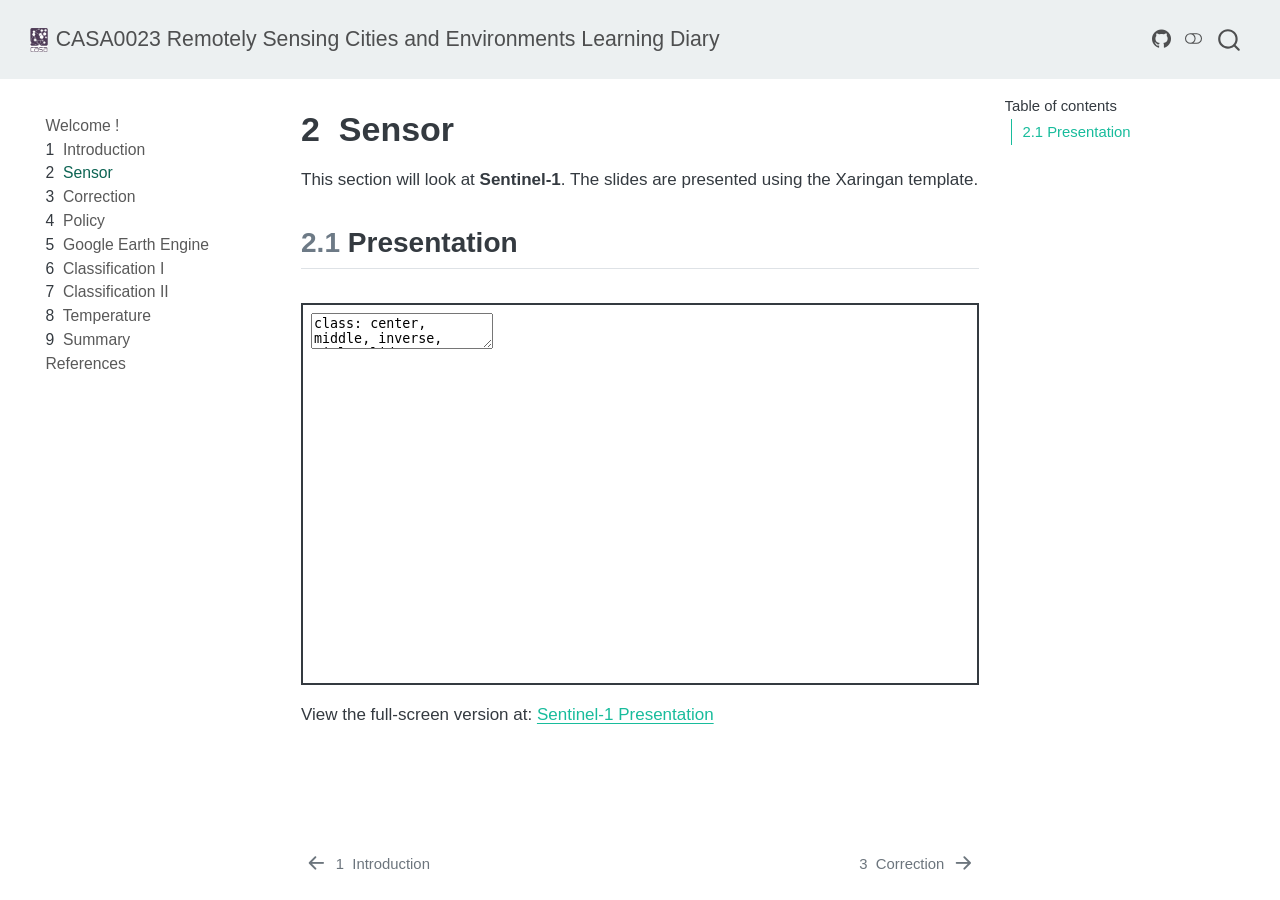
<file: docs/sensor.html>
<!DOCTYPE html>
<html xmlns="http://www.w3.org/1999/xhtml" lang="en" xml:lang="en"><head>
<meta http-equiv="Content-Type" content="text/html; charset=UTF-8">
<meta charset="utf-8">
<meta name="generator" content="quarto-1.8.27">
<meta name="viewport" content="width=device-width, initial-scale=1.0, user-scalable=yes">
<title>2&nbsp; Sensor – CASA0023 Remotely Sensing Cities and Environments Learning Diary</title>
<style>
code{white-space: pre-wrap;}
span.smallcaps{font-variant: small-caps;}
div.columns{display: flex; gap: min(4vw, 1.5em);}
div.column{flex: auto; overflow-x: auto;}
div.hanging-indent{margin-left: 1.5em; text-indent: -1.5em;}
ul.task-list{list-style: none;}
ul.task-list li input[type="checkbox"] {
  width: 0.8em;
  margin: 0 0.8em 0.2em -1em; /* quarto-specific, see https://github.com/quarto-dev/quarto-cli/issues/4556 */ 
  vertical-align: middle;
}
</style>

<script src="site_libs/quarto-nav/quarto-nav.js"></script>
<script src="site_libs/quarto-nav/headroom.min.js"></script>
<script src="site_libs/clipboard/clipboard.min.js"></script>
<script src="site_libs/quarto-search/autocomplete.umd.js"></script>
<script src="site_libs/quarto-search/fuse.min.js"></script>
<script src="site_libs/quarto-search/quarto-search.js"></script>
<meta name="quarto:offset" content="./">
<link href="./correction.html" rel="next">
<link href="./intro.html" rel="prev">
<link href="./images/favicon.ico" rel="icon">
<script src="site_libs/quarto-html/quarto.js" type="module"></script>
<script src="site_libs/quarto-html/tabsets/tabsets.js" type="module"></script>
<script src="site_libs/quarto-html/axe/axe-check.js" type="module"></script>
<script src="site_libs/quarto-html/popper.min.js"></script>
<script src="site_libs/quarto-html/tippy.umd.min.js"></script>
<script src="site_libs/quarto-html/anchor.min.js"></script>
<link href="site_libs/quarto-html/tippy.css" rel="stylesheet">
<link href="site_libs/quarto-html/quarto-syntax-highlighting-ed96de9b727972fe78a7b5d16c58bf87.css" rel="stylesheet" class="quarto-color-scheme" id="quarto-text-highlighting-styles">
<link href="site_libs/quarto-html/quarto-syntax-highlighting-dark-4d9afe2b8d18ee9fa5d0d57b5ed4214d.css" rel="stylesheet" class="quarto-color-scheme quarto-color-alternate" id="quarto-text-highlighting-styles">
<link href="site_libs/quarto-html/quarto-syntax-highlighting-ed96de9b727972fe78a7b5d16c58bf87.css" rel="stylesheet" class="quarto-color-scheme-extra" id="quarto-text-highlighting-styles">
<script src="site_libs/bootstrap/bootstrap.min.js"></script>
<link href="site_libs/bootstrap/bootstrap-icons.css" rel="stylesheet">
<link href="site_libs/bootstrap/bootstrap-635da006507a4f5110871ca9c075f887.min.css" rel="stylesheet" append-hash="true" class="quarto-color-scheme" id="quarto-bootstrap" data-mode="light">
<link href="site_libs/bootstrap/bootstrap-dark-985b50f9537809427317b15cc5012cf1.min.css" rel="stylesheet" append-hash="true" class="quarto-color-scheme quarto-color-alternate" id="quarto-bootstrap" data-mode="dark">
<link href="site_libs/bootstrap/bootstrap-635da006507a4f5110871ca9c075f887.min.css" rel="stylesheet" append-hash="true" class="quarto-color-scheme-extra" id="quarto-bootstrap" data-mode="light"><script id="quarto-search-options" type="application/json">{
  "location": "navbar",
  "copy-button": false,
  "collapse-after": 3,
  "panel-placement": "end",
  "type": "overlay",
  "limit": 50,
  "keyboard-shortcut": [
    "f",
    "/",
    "s"
  ],
  "show-item-context": false,
  "language": {
    "search-no-results-text": "No results",
    "search-matching-documents-text": "matching documents",
    "search-copy-link-title": "Copy link to search",
    "search-hide-matches-text": "Hide additional matches",
    "search-more-match-text": "more match in this document",
    "search-more-matches-text": "more matches in this document",
    "search-clear-button-title": "Clear",
    "search-text-placeholder": "",
    "search-detached-cancel-button-title": "Cancel",
    "search-submit-button-title": "Submit",
    "search-label": "Search"
  }
}</script><script src="site_libs/fitvids-2.1.1/fitvids.min.js"></script>
</head>
<body class="nav-sidebar floating nav-fixed quarto-light"><script id="quarto-html-before-body" type="application/javascript">
    const toggleBodyColorMode = (bsSheetEl) => {
      const mode = bsSheetEl.getAttribute("data-mode");
      const bodyEl = window.document.querySelector("body");
      if (mode === "dark") {
        bodyEl.classList.add("quarto-dark");
        bodyEl.classList.remove("quarto-light");
      } else {
        bodyEl.classList.add("quarto-light");
        bodyEl.classList.remove("quarto-dark");
      }
    }
    const toggleBodyColorPrimary = () => {
      const bsSheetEl = window.document.querySelector("link#quarto-bootstrap:not([rel=disabled-stylesheet])");
      if (bsSheetEl) {
        toggleBodyColorMode(bsSheetEl);
      }
    }
    const setColorSchemeToggle = (alternate) => {
      const toggles = window.document.querySelectorAll('.quarto-color-scheme-toggle');
      for (let i=0; i < toggles.length; i++) {
        const toggle = toggles[i];
        if (toggle) {
          if (alternate) {
            toggle.classList.add("alternate");
          } else {
            toggle.classList.remove("alternate");
          }
        }
      }
    };
    const toggleColorMode = (alternate) => {
      // Switch the stylesheets
      const primaryStylesheets = window.document.querySelectorAll('link.quarto-color-scheme:not(.quarto-color-alternate)');
      const alternateStylesheets = window.document.querySelectorAll('link.quarto-color-scheme.quarto-color-alternate');
      manageTransitions('#quarto-margin-sidebar .nav-link', false);
      if (alternate) {
        // note: dark is layered on light, we don't disable primary!
        enableStylesheet(alternateStylesheets);
        for (const sheetNode of alternateStylesheets) {
          if (sheetNode.id === "quarto-bootstrap") {
            toggleBodyColorMode(sheetNode);
          }
        }
      } else {
        disableStylesheet(alternateStylesheets);
        enableStylesheet(primaryStylesheets)
        toggleBodyColorPrimary();
      }
      manageTransitions('#quarto-margin-sidebar .nav-link', true);
      // Switch the toggles
      setColorSchemeToggle(alternate)
      // Hack to workaround the fact that safari doesn't
      // properly recolor the scrollbar when toggling (#1455)
      if (navigator.userAgent.indexOf('Safari') > 0 && navigator.userAgent.indexOf('Chrome') == -1) {
        manageTransitions("body", false);
        window.scrollTo(0, 1);
        setTimeout(() => {
          window.scrollTo(0, 0);
          manageTransitions("body", true);
        }, 40);
      }
    }
    const disableStylesheet = (stylesheets) => {
      for (let i=0; i < stylesheets.length; i++) {
        const stylesheet = stylesheets[i];
        stylesheet.rel = 'disabled-stylesheet';
      }
    }
    const enableStylesheet = (stylesheets) => {
      for (let i=0; i < stylesheets.length; i++) {
        const stylesheet = stylesheets[i];
        if(stylesheet.rel !== 'stylesheet') { // for Chrome, which will still FOUC without this check
          stylesheet.rel = 'stylesheet';
        }
      }
    }
    const manageTransitions = (selector, allowTransitions) => {
      const els = window.document.querySelectorAll(selector);
      for (let i=0; i < els.length; i++) {
        const el = els[i];
        if (allowTransitions) {
          el.classList.remove('notransition');
        } else {
          el.classList.add('notransition');
        }
      }
    }
    const isFileUrl = () => {
      return window.location.protocol === 'file:';
    }
    const hasAlternateSentinel = () => {
      let styleSentinel = getColorSchemeSentinel();
      if (styleSentinel !== null) {
        return styleSentinel === "alternate";
      } else {
        return false;
      }
    }
    const setStyleSentinel = (alternate) => {
      const value = alternate ? "alternate" : "default";
      if (!isFileUrl()) {
        window.localStorage.setItem("quarto-color-scheme", value);
      } else {
        localAlternateSentinel = value;
      }
    }
    const getColorSchemeSentinel = () => {
      if (!isFileUrl()) {
        const storageValue = window.localStorage.getItem("quarto-color-scheme");
        return storageValue != null ? storageValue : localAlternateSentinel;
      } else {
        return localAlternateSentinel;
      }
    }
    const toggleGiscusIfUsed = (isAlternate, darkModeDefault) => {
      const baseTheme = document.querySelector('#giscus-base-theme')?.value ?? 'light';
      const alternateTheme = document.querySelector('#giscus-alt-theme')?.value ?? 'dark';
      let newTheme = '';
      if(authorPrefersDark) {
        newTheme = isAlternate ? baseTheme : alternateTheme;
      } else {
        newTheme = isAlternate ? alternateTheme : baseTheme;
      }
      const changeGiscusTheme = () => {
        // From: https://github.com/giscus/giscus/issues/336
        const sendMessage = (message) => {
          const iframe = document.querySelector('iframe.giscus-frame');
          if (!iframe) return;
          iframe.contentWindow.postMessage({ giscus: message }, 'https://giscus.app');
        }
        sendMessage({
          setConfig: {
            theme: newTheme
          }
        });
      }
      const isGiscussLoaded = window.document.querySelector('iframe.giscus-frame') !== null;
      if (isGiscussLoaded) {
        changeGiscusTheme();
      }
    };
    const authorPrefersDark = false;
    const darkModeDefault = authorPrefersDark;
      document.querySelector('link#quarto-text-highlighting-styles.quarto-color-scheme-extra').rel = 'disabled-stylesheet';
      document.querySelector('link#quarto-bootstrap.quarto-color-scheme-extra').rel = 'disabled-stylesheet';
    let localAlternateSentinel = darkModeDefault ? 'alternate' : 'default';
    // Dark / light mode switch
    window.quartoToggleColorScheme = () => {
      // Read the current dark / light value
      let toAlternate = !hasAlternateSentinel();
      toggleColorMode(toAlternate);
      setStyleSentinel(toAlternate);
      toggleGiscusIfUsed(toAlternate, darkModeDefault);
      window.dispatchEvent(new Event('resize'));
    };
    // Switch to dark mode if need be
    if (hasAlternateSentinel()) {
      toggleColorMode(true);
    } else {
      toggleColorMode(false);
    }
  </script>

<div id="quarto-search-results"></div>
  <header id="quarto-header" class="headroom fixed-top"><nav class="navbar navbar-expand-lg " data-bs-theme="dark"><div class="navbar-container container-fluid">
      <div class="navbar-brand-container mx-auto">
    <a href="./index.html" class="navbar-brand navbar-brand-logo">
    <img src="./images/casa_logo.jpg" alt="" class="navbar-logo light-content"><img src="./images/casa_logo.jpg" alt="" class="navbar-logo dark-content"></a>
    <a class="navbar-brand" href="./index.html">
    <span class="navbar-title">CASA0023 Remotely Sensing Cities and Environments Learning Diary</span>
    </a>
  </div>
            <div id="quarto-search" class="" title="Search"></div>
          <button class="navbar-toggler" type="button" data-bs-toggle="collapse" data-bs-target="#navbarCollapse" aria-controls="navbarCollapse" role="menu" aria-expanded="false" aria-label="Toggle navigation" onclick="if (window.quartoToggleHeadroom) { window.quartoToggleHeadroom(); }">
  <span class="navbar-toggler-icon"></span>
</button>
          <div class="collapse navbar-collapse" id="navbarCollapse">
            <ul class="navbar-nav navbar-nav-scroll ms-auto">
<li class="nav-item compact">
    <a class="nav-link" href="https://github.com/christychoicc"> <i class="bi bi-github" role="img">
</i> 
<span class="menu-text"></span></a>
  </li>  
</ul>
</div> <!-- /navcollapse -->
            <div class="quarto-navbar-tools">
  <a href="" class="quarto-color-scheme-toggle quarto-navigation-tool  px-1" onclick="window.quartoToggleColorScheme(); return false;" title="Toggle dark mode"><i class="bi"></i></a>
</div>
      </div> <!-- /container-fluid -->
    </nav><nav class="quarto-secondary-nav"><div class="container-fluid d-flex">
      <button type="button" class="quarto-btn-toggle btn" data-bs-toggle="collapse" role="button" data-bs-target=".quarto-sidebar-collapse-item" aria-controls="quarto-sidebar" aria-expanded="false" aria-label="Toggle sidebar navigation" onclick="if (window.quartoToggleHeadroom) { window.quartoToggleHeadroom(); }">
        <i class="bi bi-layout-text-sidebar-reverse"></i>
      </button>
        <nav class="quarto-page-breadcrumbs" aria-label="breadcrumb"><ol class="breadcrumb"><li class="breadcrumb-item"><a href="./sensor.html"><span class="chapter-number">2</span>&nbsp; <span class="chapter-title">Sensor</span></a></li></ol></nav>
        <a class="flex-grow-1" role="navigation" data-bs-toggle="collapse" data-bs-target=".quarto-sidebar-collapse-item" aria-controls="quarto-sidebar" aria-expanded="false" aria-label="Toggle sidebar navigation" onclick="if (window.quartoToggleHeadroom) { window.quartoToggleHeadroom(); }">      
        </a>
    </div>
  </nav></header><!-- content --><div id="quarto-content" class="quarto-container page-columns page-rows-contents page-layout-article page-navbar">
<!-- sidebar -->
  <nav id="quarto-sidebar" class="sidebar collapse collapse-horizontal quarto-sidebar-collapse-item sidebar-navigation floating overflow-auto"><div class="sidebar-menu-container"> 
    <ul class="list-unstyled mt-1">
<li class="sidebar-item">
  <div class="sidebar-item-container"> 
  <a href="./index.html" class="sidebar-item-text sidebar-link">
 <span class="menu-text">Welcome !</span></a>
  </div>
</li>
        <li class="sidebar-item">
  <div class="sidebar-item-container"> 
  <a href="./intro.html" class="sidebar-item-text sidebar-link">
 <span class="menu-text"><span class="chapter-number">1</span>&nbsp; <span class="chapter-title">Introduction</span></span></a>
  </div>
</li>
        <li class="sidebar-item">
  <div class="sidebar-item-container"> 
  <a href="./sensor.html" class="sidebar-item-text sidebar-link active">
 <span class="menu-text"><span class="chapter-number">2</span>&nbsp; <span class="chapter-title">Sensor</span></span></a>
  </div>
</li>
        <li class="sidebar-item">
  <div class="sidebar-item-container"> 
  <a href="./correction.html" class="sidebar-item-text sidebar-link">
 <span class="menu-text"><span class="chapter-number">3</span>&nbsp; <span class="chapter-title">Correction</span></span></a>
  </div>
</li>
        <li class="sidebar-item">
  <div class="sidebar-item-container"> 
  <a href="./policy.html" class="sidebar-item-text sidebar-link">
 <span class="menu-text"><span class="chapter-number">4</span>&nbsp; <span class="chapter-title">Policy</span></span></a>
  </div>
</li>
        <li class="sidebar-item">
  <div class="sidebar-item-container"> 
  <a href="./gee.html" class="sidebar-item-text sidebar-link">
 <span class="menu-text"><span class="chapter-number">5</span>&nbsp; <span class="chapter-title">Google Earth Engine</span></span></a>
  </div>
</li>
        <li class="sidebar-item">
  <div class="sidebar-item-container"> 
  <a href="./classification-1.html" class="sidebar-item-text sidebar-link">
 <span class="menu-text"><span class="chapter-number">6</span>&nbsp; <span class="chapter-title">Classification I</span></span></a>
  </div>
</li>
        <li class="sidebar-item">
  <div class="sidebar-item-container"> 
  <a href="./classification-2.html" class="sidebar-item-text sidebar-link">
 <span class="menu-text"><span class="chapter-number">7</span>&nbsp; <span class="chapter-title">Classification II</span></span></a>
  </div>
</li>
        <li class="sidebar-item">
  <div class="sidebar-item-container"> 
  <a href="./temperature.html" class="sidebar-item-text sidebar-link">
 <span class="menu-text"><span class="chapter-number">8</span>&nbsp; <span class="chapter-title">Temperature</span></span></a>
  </div>
</li>
        <li class="sidebar-item">
  <div class="sidebar-item-container"> 
  <a href="./summary.html" class="sidebar-item-text sidebar-link">
 <span class="menu-text"><span class="chapter-number">9</span>&nbsp; <span class="chapter-title">Summary</span></span></a>
  </div>
</li>
        <li class="sidebar-item">
  <div class="sidebar-item-container"> 
  <a href="./references.html" class="sidebar-item-text sidebar-link">
 <span class="menu-text">References</span></a>
  </div>
</li>
    </ul>
</div>
</nav><div id="quarto-sidebar-glass" class="quarto-sidebar-collapse-item" data-bs-toggle="collapse" data-bs-target=".quarto-sidebar-collapse-item"></div>
<!-- margin-sidebar -->
    <div id="quarto-margin-sidebar" class="sidebar margin-sidebar">
        <nav id="TOC" role="doc-toc" class="toc-active"><h2 id="toc-title">Table of contents</h2>
   
  <ul>
<li><a href="#presentation" id="toc-presentation" class="nav-link active" data-scroll-target="#presentation"><span class="header-section-number">2.1</span> Presentation</a></li>
  </ul></nav>
    </div>
<!-- main -->
<main class="content" id="quarto-document-content"><header id="title-block-header" class="quarto-title-block default"><div class="quarto-title">
<h1 class="title">
<span class="chapter-number">2</span>&nbsp; <span class="chapter-title">Sensor</span>
</h1>
</div>



<div class="quarto-title-meta">

    
  
    
  </div>
  


</header><p>This section will look at <strong>Sentinel-1</strong>. The slides are presented using the Xaringan template.</p>
<section id="presentation" class="level2" data-number="2.1"><h2 data-number="2.1" class="anchored" data-anchor-id="presentation">
<span class="header-section-number">2.1</span> Presentation</h2>
<div class="cell">
<div class="cell-output-display">
<div class="shareagain" style="min-width:300px;margin:1em auto;" data-exeternal="1">
<iframe src="slides/sensor-slides.html" width="1600" height="900" style="border:2px solid currentColor;" loading="lazy" allowfullscreen=""></iframe>
<script>fitvids('.shareagain', {players: 'iframe'});</script>
</div>
</div>
</div>
<p>View the full-screen version at: <a href="https://christychoicc.github.io/RSCE/slides/sensor-slides.html">Sentinel-1 Presentation</a></p>


</section></main><!-- /main --><script id="quarto-html-after-body" type="application/javascript">
  window.document.addEventListener("DOMContentLoaded", function (event) {
    // Ensure there is a toggle, if there isn't float one in the top right
    if (window.document.querySelector('.quarto-color-scheme-toggle') === null) {
      const a = window.document.createElement('a');
      a.classList.add('top-right');
      a.classList.add('quarto-color-scheme-toggle');
      a.href = "";
      a.onclick = function() { try { window.quartoToggleColorScheme(); } catch {} return false; };
      const i = window.document.createElement("i");
      i.classList.add('bi');
      a.appendChild(i);
      window.document.body.appendChild(a);
    }
    setColorSchemeToggle(hasAlternateSentinel())
    const icon = "";
    const anchorJS = new window.AnchorJS();
    anchorJS.options = {
      placement: 'right',
      icon: icon
    };
    anchorJS.add('.anchored');
    const isCodeAnnotation = (el) => {
      for (const clz of el.classList) {
        if (clz.startsWith('code-annotation-')) {                     
          return true;
        }
      }
      return false;
    }
    const onCopySuccess = function(e) {
      // button target
      const button = e.trigger;
      // don't keep focus
      button.blur();
      // flash "checked"
      button.classList.add('code-copy-button-checked');
      var currentTitle = button.getAttribute("title");
      button.setAttribute("title", "Copied!");
      let tooltip;
      if (window.bootstrap) {
        button.setAttribute("data-bs-toggle", "tooltip");
        button.setAttribute("data-bs-placement", "left");
        button.setAttribute("data-bs-title", "Copied!");
        tooltip = new bootstrap.Tooltip(button, 
          { trigger: "manual", 
            customClass: "code-copy-button-tooltip",
            offset: [0, -8]});
        tooltip.show();    
      }
      setTimeout(function() {
        if (tooltip) {
          tooltip.hide();
          button.removeAttribute("data-bs-title");
          button.removeAttribute("data-bs-toggle");
          button.removeAttribute("data-bs-placement");
        }
        button.setAttribute("title", currentTitle);
        button.classList.remove('code-copy-button-checked');
      }, 1000);
      // clear code selection
      e.clearSelection();
    }
    const getTextToCopy = function(trigger) {
      const outerScaffold = trigger.parentElement.cloneNode(true);
      const codeEl = outerScaffold.querySelector('code');
      for (const childEl of codeEl.children) {
        if (isCodeAnnotation(childEl)) {
          childEl.remove();
        }
      }
      return codeEl.innerText;
    }
    const clipboard = new window.ClipboardJS('.code-copy-button:not([data-in-quarto-modal])', {
      text: getTextToCopy
    });
    clipboard.on('success', onCopySuccess);
    if (window.document.getElementById('quarto-embedded-source-code-modal')) {
      const clipboardModal = new window.ClipboardJS('.code-copy-button[data-in-quarto-modal]', {
        text: getTextToCopy,
        container: window.document.getElementById('quarto-embedded-source-code-modal')
      });
      clipboardModal.on('success', onCopySuccess);
    }
      var localhostRegex = new RegExp(/^(?:http|https):\/\/localhost\:?[0-9]*\//);
      var mailtoRegex = new RegExp(/^mailto:/);
        var filterRegex = new RegExp('/' + window.location.host + '/');
      var isInternal = (href) => {
          return filterRegex.test(href) || localhostRegex.test(href) || mailtoRegex.test(href);
      }
      // Inspect non-navigation links and adorn them if external
     var links = window.document.querySelectorAll('a[href]:not(.nav-link):not(.navbar-brand):not(.toc-action):not(.sidebar-link):not(.sidebar-item-toggle):not(.pagination-link):not(.no-external):not([aria-hidden]):not(.dropdown-item):not(.quarto-navigation-tool):not(.about-link)');
      for (var i=0; i<links.length; i++) {
        const link = links[i];
        if (!isInternal(link.href)) {
          // undo the damage that might have been done by quarto-nav.js in the case of
          // links that we want to consider external
          if (link.dataset.originalHref !== undefined) {
            link.href = link.dataset.originalHref;
          }
        }
      }
    function tippyHover(el, contentFn, onTriggerFn, onUntriggerFn) {
      const config = {
        allowHTML: true,
        maxWidth: 500,
        delay: 100,
        arrow: false,
        appendTo: function(el) {
            return el.parentElement;
        },
        interactive: true,
        interactiveBorder: 10,
        theme: 'quarto',
        placement: 'bottom-start',
      };
      if (contentFn) {
        config.content = contentFn;
      }
      if (onTriggerFn) {
        config.onTrigger = onTriggerFn;
      }
      if (onUntriggerFn) {
        config.onUntrigger = onUntriggerFn;
      }
      window.tippy(el, config); 
    }
    const noterefs = window.document.querySelectorAll('a[role="doc-noteref"]');
    for (var i=0; i<noterefs.length; i++) {
      const ref = noterefs[i];
      tippyHover(ref, function() {
        // use id or data attribute instead here
        let href = ref.getAttribute('data-footnote-href') || ref.getAttribute('href');
        try { href = new URL(href).hash; } catch {}
        const id = href.replace(/^#\/?/, "");
        const note = window.document.getElementById(id);
        if (note) {
          return note.innerHTML;
        } else {
          return "";
        }
      });
    }
    const xrefs = window.document.querySelectorAll('a.quarto-xref');
    const processXRef = (id, note) => {
      // Strip column container classes
      const stripColumnClz = (el) => {
        el.classList.remove("page-full", "page-columns");
        if (el.children) {
          for (const child of el.children) {
            stripColumnClz(child);
          }
        }
      }
      stripColumnClz(note)
      if (id === null || id.startsWith('sec-')) {
        // Special case sections, only their first couple elements
        const container = document.createElement("div");
        if (note.children && note.children.length > 2) {
          container.appendChild(note.children[0].cloneNode(true));
          for (let i = 1; i < note.children.length; i++) {
            const child = note.children[i];
            if (child.tagName === "P" && child.innerText === "") {
              continue;
            } else {
              container.appendChild(child.cloneNode(true));
              break;
            }
          }
          if (window.Quarto?.typesetMath) {
            window.Quarto.typesetMath(container);
          }
          return container.innerHTML
        } else {
          if (window.Quarto?.typesetMath) {
            window.Quarto.typesetMath(note);
          }
          return note.innerHTML;
        }
      } else {
        // Remove any anchor links if they are present
        const anchorLink = note.querySelector('a.anchorjs-link');
        if (anchorLink) {
          anchorLink.remove();
        }
        if (window.Quarto?.typesetMath) {
          window.Quarto.typesetMath(note);
        }
        if (note.classList.contains("callout")) {
          return note.outerHTML;
        } else {
          return note.innerHTML;
        }
      }
    }
    for (var i=0; i<xrefs.length; i++) {
      const xref = xrefs[i];
      tippyHover(xref, undefined, function(instance) {
        instance.disable();
        let url = xref.getAttribute('href');
        let hash = undefined; 
        if (url.startsWith('#')) {
          hash = url;
        } else {
          try { hash = new URL(url).hash; } catch {}
        }
        if (hash) {
          const id = hash.replace(/^#\/?/, "");
          const note = window.document.getElementById(id);
          if (note !== null) {
            try {
              const html = processXRef(id, note.cloneNode(true));
              instance.setContent(html);
            } finally {
              instance.enable();
              instance.show();
            }
          } else {
            // See if we can fetch this
            fetch(url.split('#')[0])
            .then(res => res.text())
            .then(html => {
              const parser = new DOMParser();
              const htmlDoc = parser.parseFromString(html, "text/html");
              const note = htmlDoc.getElementById(id);
              if (note !== null) {
                const html = processXRef(id, note);
                instance.setContent(html);
              } 
            }).finally(() => {
              instance.enable();
              instance.show();
            });
          }
        } else {
          // See if we can fetch a full url (with no hash to target)
          // This is a special case and we should probably do some content thinning / targeting
          fetch(url)
          .then(res => res.text())
          .then(html => {
            const parser = new DOMParser();
            const htmlDoc = parser.parseFromString(html, "text/html");
            const note = htmlDoc.querySelector('main.content');
            if (note !== null) {
              // This should only happen for chapter cross references
              // (since there is no id in the URL)
              // remove the first header
              if (note.children.length > 0 && note.children[0].tagName === "HEADER") {
                note.children[0].remove();
              }
              const html = processXRef(null, note);
              instance.setContent(html);
            } 
          }).finally(() => {
            instance.enable();
            instance.show();
          });
        }
      }, function(instance) {
      });
    }
        let selectedAnnoteEl;
        const selectorForAnnotation = ( cell, annotation) => {
          let cellAttr = 'data-code-cell="' + cell + '"';
          let lineAttr = 'data-code-annotation="' +  annotation + '"';
          const selector = 'span[' + cellAttr + '][' + lineAttr + ']';
          return selector;
        }
        const selectCodeLines = (annoteEl) => {
          const doc = window.document;
          const targetCell = annoteEl.getAttribute("data-target-cell");
          const targetAnnotation = annoteEl.getAttribute("data-target-annotation");
          const annoteSpan = window.document.querySelector(selectorForAnnotation(targetCell, targetAnnotation));
          const lines = annoteSpan.getAttribute("data-code-lines").split(",");
          const lineIds = lines.map((line) => {
            return targetCell + "-" + line;
          })
          let top = null;
          let height = null;
          let parent = null;
          if (lineIds.length > 0) {
              //compute the position of the single el (top and bottom and make a div)
              const el = window.document.getElementById(lineIds[0]);
              top = el.offsetTop;
              height = el.offsetHeight;
              parent = el.parentElement.parentElement;
            if (lineIds.length > 1) {
              const lastEl = window.document.getElementById(lineIds[lineIds.length - 1]);
              const bottom = lastEl.offsetTop + lastEl.offsetHeight;
              height = bottom - top;
            }
            if (top !== null && height !== null && parent !== null) {
              // cook up a div (if necessary) and position it 
              let div = window.document.getElementById("code-annotation-line-highlight");
              if (div === null) {
                div = window.document.createElement("div");
                div.setAttribute("id", "code-annotation-line-highlight");
                div.style.position = 'absolute';
                parent.appendChild(div);
              }
              div.style.top = top - 2 + "px";
              div.style.height = height + 4 + "px";
              div.style.left = 0;
              let gutterDiv = window.document.getElementById("code-annotation-line-highlight-gutter");
              if (gutterDiv === null) {
                gutterDiv = window.document.createElement("div");
                gutterDiv.setAttribute("id", "code-annotation-line-highlight-gutter");
                gutterDiv.style.position = 'absolute';
                const codeCell = window.document.getElementById(targetCell);
                const gutter = codeCell.querySelector('.code-annotation-gutter');
                gutter.appendChild(gutterDiv);
              }
              gutterDiv.style.top = top - 2 + "px";
              gutterDiv.style.height = height + 4 + "px";
            }
            selectedAnnoteEl = annoteEl;
          }
        };
        const unselectCodeLines = () => {
          const elementsIds = ["code-annotation-line-highlight", "code-annotation-line-highlight-gutter"];
          elementsIds.forEach((elId) => {
            const div = window.document.getElementById(elId);
            if (div) {
              div.remove();
            }
          });
          selectedAnnoteEl = undefined;
        };
          // Handle positioning of the toggle
      window.addEventListener(
        "resize",
        throttle(() => {
          elRect = undefined;
          if (selectedAnnoteEl) {
            selectCodeLines(selectedAnnoteEl);
          }
        }, 10)
      );
      function throttle(fn, ms) {
      let throttle = false;
      let timer;
        return (...args) => {
          if(!throttle) { // first call gets through
              fn.apply(this, args);
              throttle = true;
          } else { // all the others get throttled
              if(timer) clearTimeout(timer); // cancel #2
              timer = setTimeout(() => {
                fn.apply(this, args);
                timer = throttle = false;
              }, ms);
          }
        };
      }
        // Attach click handler to the DT
        const annoteDls = window.document.querySelectorAll('dt[data-target-cell]');
        for (const annoteDlNode of annoteDls) {
          annoteDlNode.addEventListener('click', (event) => {
            const clickedEl = event.target;
            if (clickedEl !== selectedAnnoteEl) {
              unselectCodeLines();
              const activeEl = window.document.querySelector('dt[data-target-cell].code-annotation-active');
              if (activeEl) {
                activeEl.classList.remove('code-annotation-active');
              }
              selectCodeLines(clickedEl);
              clickedEl.classList.add('code-annotation-active');
            } else {
              // Unselect the line
              unselectCodeLines();
              clickedEl.classList.remove('code-annotation-active');
            }
          });
        }
    const findCites = (el) => {
      const parentEl = el.parentElement;
      if (parentEl) {
        const cites = parentEl.dataset.cites;
        if (cites) {
          return {
            el,
            cites: cites.split(' ')
          };
        } else {
          return findCites(el.parentElement)
        }
      } else {
        return undefined;
      }
    };
    var bibliorefs = window.document.querySelectorAll('a[role="doc-biblioref"]');
    for (var i=0; i<bibliorefs.length; i++) {
      const ref = bibliorefs[i];
      const citeInfo = findCites(ref);
      if (citeInfo) {
        tippyHover(citeInfo.el, function() {
          var popup = window.document.createElement('div');
          citeInfo.cites.forEach(function(cite) {
            var citeDiv = window.document.createElement('div');
            citeDiv.classList.add('hanging-indent');
            citeDiv.classList.add('csl-entry');
            var biblioDiv = window.document.getElementById('ref-' + cite);
            if (biblioDiv) {
              citeDiv.innerHTML = biblioDiv.innerHTML;
            }
            popup.appendChild(citeDiv);
          });
          return popup.innerHTML;
        });
      }
    }
  });
  </script><nav class="page-navigation"><div class="nav-page nav-page-previous">
      <a href="./intro.html" class="pagination-link" aria-label="Introduction">
        <i class="bi bi-arrow-left-short"></i> <span class="nav-page-text"><span class="chapter-number">1</span>&nbsp; <span class="chapter-title">Introduction</span></span>
      </a>          
  </div>
  <div class="nav-page nav-page-next">
      <a href="./correction.html" class="pagination-link" aria-label="Correction">
        <span class="nav-page-text"><span class="chapter-number">3</span>&nbsp; <span class="chapter-title">Correction</span></span> <i class="bi bi-arrow-right-short"></i>
      </a>
  </div>
</nav>
</div> <!-- /content -->



</body></html>
</file>
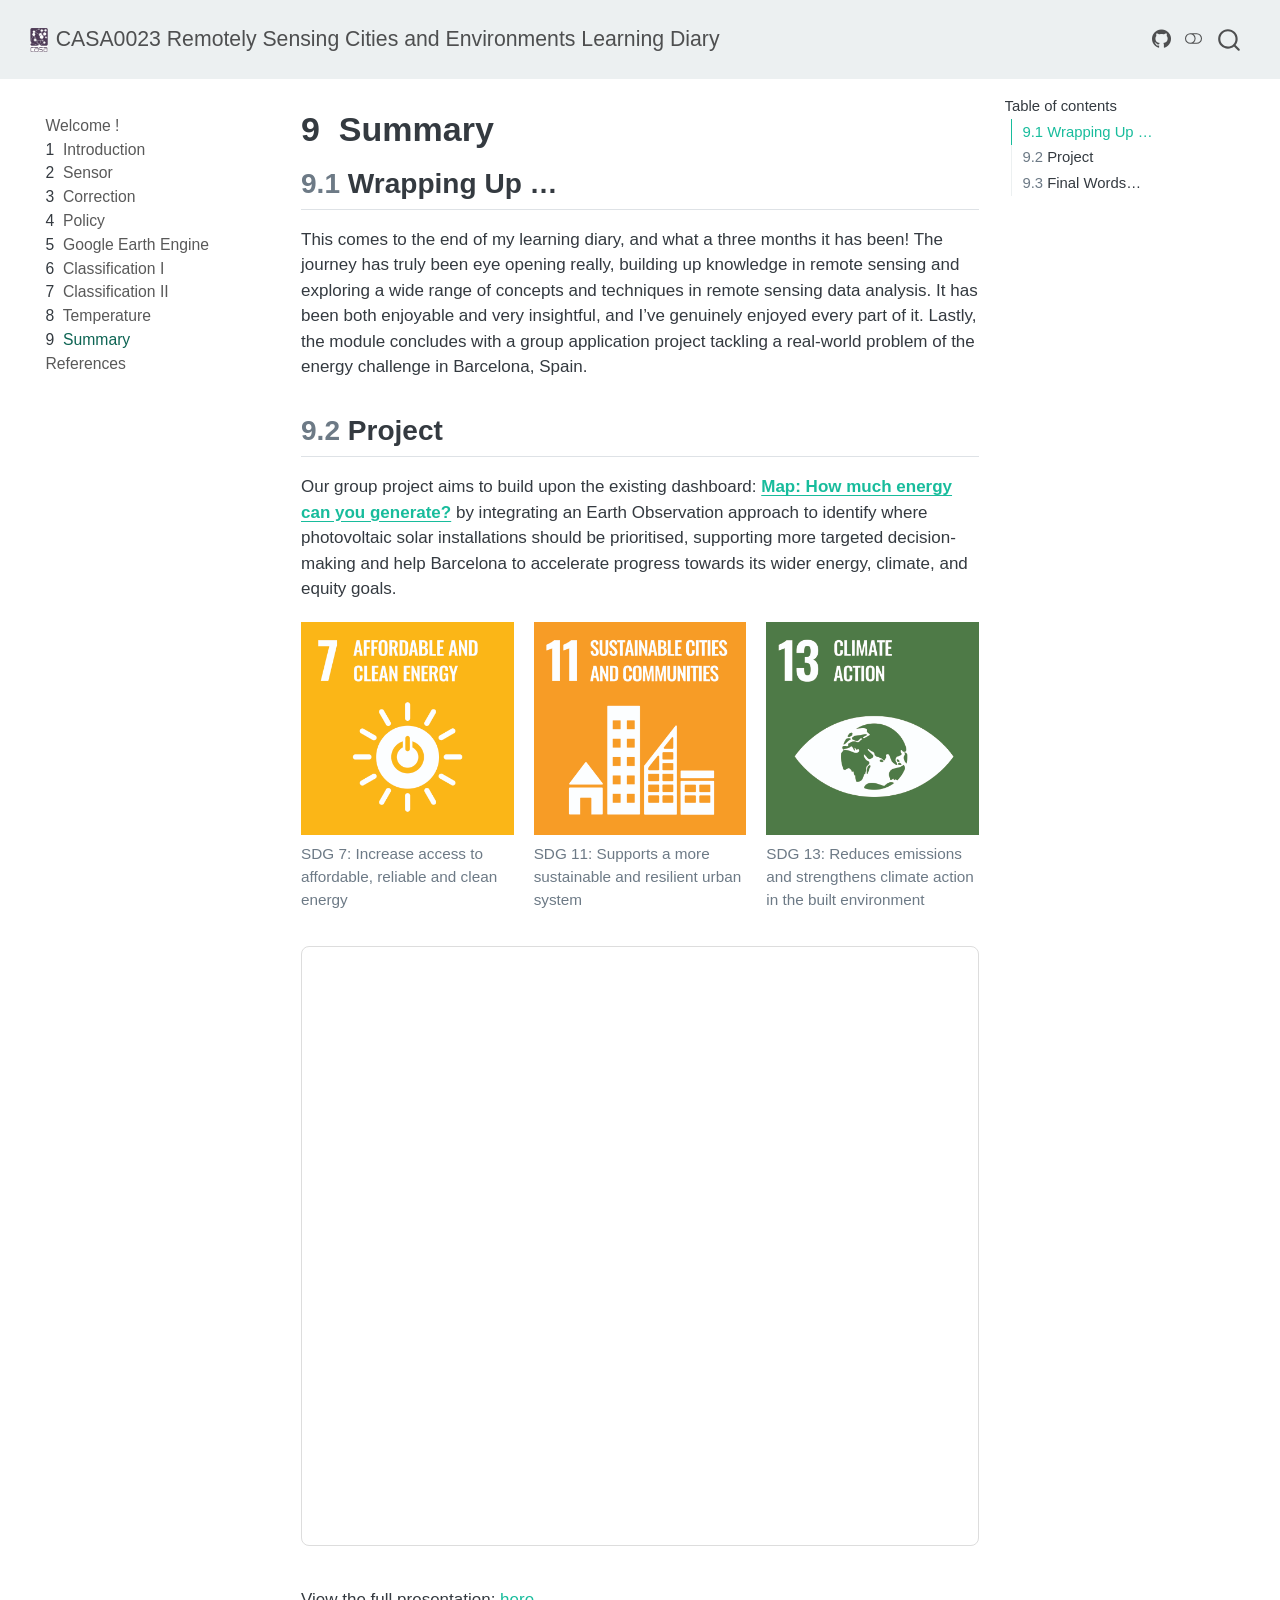
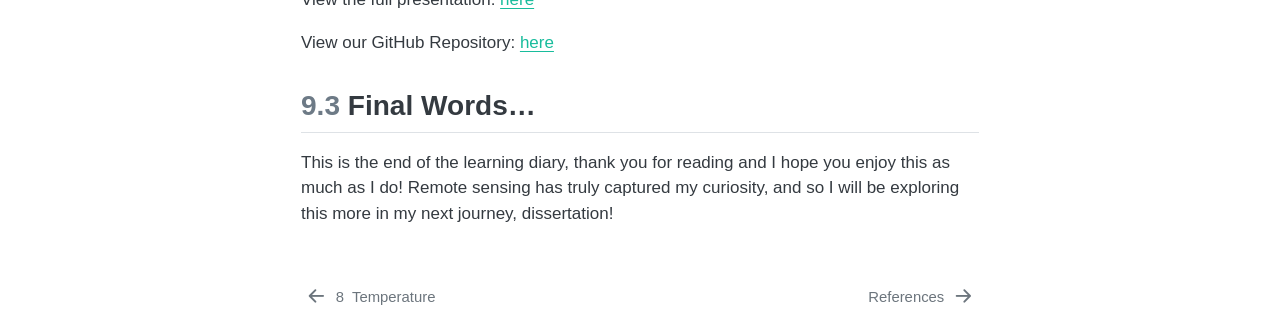
<file: docs/summary.html>
<!DOCTYPE html>
<html xmlns="http://www.w3.org/1999/xhtml" lang="en" xml:lang="en"><head>

<meta charset="utf-8">
<meta name="generator" content="quarto-1.8.27">

<meta name="viewport" content="width=device-width, initial-scale=1.0, user-scalable=yes">


<title>9&nbsp; Summary – CASA0023 Remotely Sensing Cities and Environments Learning Diary</title>
<style>
code{white-space: pre-wrap;}
span.smallcaps{font-variant: small-caps;}
div.columns{display: flex; gap: min(4vw, 1.5em);}
div.column{flex: auto; overflow-x: auto;}
div.hanging-indent{margin-left: 1.5em; text-indent: -1.5em;}
ul.task-list{list-style: none;}
ul.task-list li input[type="checkbox"] {
  width: 0.8em;
  margin: 0 0.8em 0.2em -1em; /* quarto-specific, see https://github.com/quarto-dev/quarto-cli/issues/4556 */ 
  vertical-align: middle;
}
</style>


<script src="site_libs/quarto-nav/quarto-nav.js"></script>
<script src="site_libs/quarto-nav/headroom.min.js"></script>
<script src="site_libs/clipboard/clipboard.min.js"></script>
<script src="site_libs/quarto-search/autocomplete.umd.js"></script>
<script src="site_libs/quarto-search/fuse.min.js"></script>
<script src="site_libs/quarto-search/quarto-search.js"></script>
<meta name="quarto:offset" content="./">
<link href="./references.html" rel="next">
<link href="./temperature.html" rel="prev">
<link href="./images/favicon.ico" rel="icon">
<script src="site_libs/quarto-html/quarto.js" type="module"></script>
<script src="site_libs/quarto-html/tabsets/tabsets.js" type="module"></script>
<script src="site_libs/quarto-html/axe/axe-check.js" type="module"></script>
<script src="site_libs/quarto-html/popper.min.js"></script>
<script src="site_libs/quarto-html/tippy.umd.min.js"></script>
<script src="site_libs/quarto-html/anchor.min.js"></script>
<link href="site_libs/quarto-html/tippy.css" rel="stylesheet">
<link href="site_libs/quarto-html/quarto-syntax-highlighting-ed96de9b727972fe78a7b5d16c58bf87.css" rel="stylesheet" class="quarto-color-scheme" id="quarto-text-highlighting-styles">
<link href="site_libs/quarto-html/quarto-syntax-highlighting-dark-4d9afe2b8d18ee9fa5d0d57b5ed4214d.css" rel="stylesheet" class="quarto-color-scheme quarto-color-alternate" id="quarto-text-highlighting-styles">
<link href="site_libs/quarto-html/quarto-syntax-highlighting-ed96de9b727972fe78a7b5d16c58bf87.css" rel="stylesheet" class="quarto-color-scheme-extra" id="quarto-text-highlighting-styles">
<script src="site_libs/bootstrap/bootstrap.min.js"></script>
<link href="site_libs/bootstrap/bootstrap-icons.css" rel="stylesheet">
<link href="site_libs/bootstrap/bootstrap-635da006507a4f5110871ca9c075f887.min.css" rel="stylesheet" append-hash="true" class="quarto-color-scheme" id="quarto-bootstrap" data-mode="light">
<link href="site_libs/bootstrap/bootstrap-dark-985b50f9537809427317b15cc5012cf1.min.css" rel="stylesheet" append-hash="true" class="quarto-color-scheme quarto-color-alternate" id="quarto-bootstrap" data-mode="dark">
<link href="site_libs/bootstrap/bootstrap-635da006507a4f5110871ca9c075f887.min.css" rel="stylesheet" append-hash="true" class="quarto-color-scheme-extra" id="quarto-bootstrap" data-mode="light">
<script id="quarto-search-options" type="application/json">{
  "location": "navbar",
  "copy-button": false,
  "collapse-after": 3,
  "panel-placement": "end",
  "type": "overlay",
  "limit": 50,
  "keyboard-shortcut": [
    "f",
    "/",
    "s"
  ],
  "show-item-context": false,
  "language": {
    "search-no-results-text": "No results",
    "search-matching-documents-text": "matching documents",
    "search-copy-link-title": "Copy link to search",
    "search-hide-matches-text": "Hide additional matches",
    "search-more-match-text": "more match in this document",
    "search-more-matches-text": "more matches in this document",
    "search-clear-button-title": "Clear",
    "search-text-placeholder": "",
    "search-detached-cancel-button-title": "Cancel",
    "search-submit-button-title": "Submit",
    "search-label": "Search"
  }
}</script>


</head>

<body class="nav-sidebar floating nav-fixed quarto-light"><script id="quarto-html-before-body" type="application/javascript">
    const toggleBodyColorMode = (bsSheetEl) => {
      const mode = bsSheetEl.getAttribute("data-mode");
      const bodyEl = window.document.querySelector("body");
      if (mode === "dark") {
        bodyEl.classList.add("quarto-dark");
        bodyEl.classList.remove("quarto-light");
      } else {
        bodyEl.classList.add("quarto-light");
        bodyEl.classList.remove("quarto-dark");
      }
    }
    const toggleBodyColorPrimary = () => {
      const bsSheetEl = window.document.querySelector("link#quarto-bootstrap:not([rel=disabled-stylesheet])");
      if (bsSheetEl) {
        toggleBodyColorMode(bsSheetEl);
      }
    }
    const setColorSchemeToggle = (alternate) => {
      const toggles = window.document.querySelectorAll('.quarto-color-scheme-toggle');
      for (let i=0; i < toggles.length; i++) {
        const toggle = toggles[i];
        if (toggle) {
          if (alternate) {
            toggle.classList.add("alternate");
          } else {
            toggle.classList.remove("alternate");
          }
        }
      }
    };
    const toggleColorMode = (alternate) => {
      // Switch the stylesheets
      const primaryStylesheets = window.document.querySelectorAll('link.quarto-color-scheme:not(.quarto-color-alternate)');
      const alternateStylesheets = window.document.querySelectorAll('link.quarto-color-scheme.quarto-color-alternate');
      manageTransitions('#quarto-margin-sidebar .nav-link', false);
      if (alternate) {
        // note: dark is layered on light, we don't disable primary!
        enableStylesheet(alternateStylesheets);
        for (const sheetNode of alternateStylesheets) {
          if (sheetNode.id === "quarto-bootstrap") {
            toggleBodyColorMode(sheetNode);
          }
        }
      } else {
        disableStylesheet(alternateStylesheets);
        enableStylesheet(primaryStylesheets)
        toggleBodyColorPrimary();
      }
      manageTransitions('#quarto-margin-sidebar .nav-link', true);
      // Switch the toggles
      setColorSchemeToggle(alternate)
      // Hack to workaround the fact that safari doesn't
      // properly recolor the scrollbar when toggling (#1455)
      if (navigator.userAgent.indexOf('Safari') > 0 && navigator.userAgent.indexOf('Chrome') == -1) {
        manageTransitions("body", false);
        window.scrollTo(0, 1);
        setTimeout(() => {
          window.scrollTo(0, 0);
          manageTransitions("body", true);
        }, 40);
      }
    }
    const disableStylesheet = (stylesheets) => {
      for (let i=0; i < stylesheets.length; i++) {
        const stylesheet = stylesheets[i];
        stylesheet.rel = 'disabled-stylesheet';
      }
    }
    const enableStylesheet = (stylesheets) => {
      for (let i=0; i < stylesheets.length; i++) {
        const stylesheet = stylesheets[i];
        if(stylesheet.rel !== 'stylesheet') { // for Chrome, which will still FOUC without this check
          stylesheet.rel = 'stylesheet';
        }
      }
    }
    const manageTransitions = (selector, allowTransitions) => {
      const els = window.document.querySelectorAll(selector);
      for (let i=0; i < els.length; i++) {
        const el = els[i];
        if (allowTransitions) {
          el.classList.remove('notransition');
        } else {
          el.classList.add('notransition');
        }
      }
    }
    const isFileUrl = () => {
      return window.location.protocol === 'file:';
    }
    const hasAlternateSentinel = () => {
      let styleSentinel = getColorSchemeSentinel();
      if (styleSentinel !== null) {
        return styleSentinel === "alternate";
      } else {
        return false;
      }
    }
    const setStyleSentinel = (alternate) => {
      const value = alternate ? "alternate" : "default";
      if (!isFileUrl()) {
        window.localStorage.setItem("quarto-color-scheme", value);
      } else {
        localAlternateSentinel = value;
      }
    }
    const getColorSchemeSentinel = () => {
      if (!isFileUrl()) {
        const storageValue = window.localStorage.getItem("quarto-color-scheme");
        return storageValue != null ? storageValue : localAlternateSentinel;
      } else {
        return localAlternateSentinel;
      }
    }
    const toggleGiscusIfUsed = (isAlternate, darkModeDefault) => {
      const baseTheme = document.querySelector('#giscus-base-theme')?.value ?? 'light';
      const alternateTheme = document.querySelector('#giscus-alt-theme')?.value ?? 'dark';
      let newTheme = '';
      if(authorPrefersDark) {
        newTheme = isAlternate ? baseTheme : alternateTheme;
      } else {
        newTheme = isAlternate ? alternateTheme : baseTheme;
      }
      const changeGiscusTheme = () => {
        // From: https://github.com/giscus/giscus/issues/336
        const sendMessage = (message) => {
          const iframe = document.querySelector('iframe.giscus-frame');
          if (!iframe) return;
          iframe.contentWindow.postMessage({ giscus: message }, 'https://giscus.app');
        }
        sendMessage({
          setConfig: {
            theme: newTheme
          }
        });
      }
      const isGiscussLoaded = window.document.querySelector('iframe.giscus-frame') !== null;
      if (isGiscussLoaded) {
        changeGiscusTheme();
      }
    };
    const authorPrefersDark = false;
    const darkModeDefault = authorPrefersDark;
      document.querySelector('link#quarto-text-highlighting-styles.quarto-color-scheme-extra').rel = 'disabled-stylesheet';
      document.querySelector('link#quarto-bootstrap.quarto-color-scheme-extra').rel = 'disabled-stylesheet';
    let localAlternateSentinel = darkModeDefault ? 'alternate' : 'default';
    // Dark / light mode switch
    window.quartoToggleColorScheme = () => {
      // Read the current dark / light value
      let toAlternate = !hasAlternateSentinel();
      toggleColorMode(toAlternate);
      setStyleSentinel(toAlternate);
      toggleGiscusIfUsed(toAlternate, darkModeDefault);
      window.dispatchEvent(new Event('resize'));
    };
    // Switch to dark mode if need be
    if (hasAlternateSentinel()) {
      toggleColorMode(true);
    } else {
      toggleColorMode(false);
    }
  </script>

<div id="quarto-search-results"></div>
  <header id="quarto-header" class="headroom fixed-top">
    <nav class="navbar navbar-expand-lg " data-bs-theme="dark">
      <div class="navbar-container container-fluid">
      <div class="navbar-brand-container mx-auto">
    <a href="./index.html" class="navbar-brand navbar-brand-logo">
    <img src="./images/casa_logo.jpg" alt="" class="navbar-logo light-content">
    <img src="./images/casa_logo.jpg" alt="" class="navbar-logo dark-content">
    </a>
    <a class="navbar-brand" href="./index.html">
    <span class="navbar-title">CASA0023 Remotely Sensing Cities and Environments Learning Diary</span>
    </a>
  </div>
            <div id="quarto-search" class="" title="Search"></div>
          <button class="navbar-toggler" type="button" data-bs-toggle="collapse" data-bs-target="#navbarCollapse" aria-controls="navbarCollapse" role="menu" aria-expanded="false" aria-label="Toggle navigation" onclick="if (window.quartoToggleHeadroom) { window.quartoToggleHeadroom(); }">
  <span class="navbar-toggler-icon"></span>
</button>
          <div class="collapse navbar-collapse" id="navbarCollapse">
            <ul class="navbar-nav navbar-nav-scroll ms-auto">
  <li class="nav-item compact">
    <a class="nav-link" href="https://github.com/christychoicc"> <i class="bi bi-github" role="img">
</i> 
<span class="menu-text"></span></a>
  </li>  
</ul>
          </div> <!-- /navcollapse -->
            <div class="quarto-navbar-tools">
  <a href="" class="quarto-color-scheme-toggle quarto-navigation-tool  px-1" onclick="window.quartoToggleColorScheme(); return false;" title="Toggle dark mode"><i class="bi"></i></a>
</div>
      </div> <!-- /container-fluid -->
    </nav>
  <nav class="quarto-secondary-nav">
    <div class="container-fluid d-flex">
      <button type="button" class="quarto-btn-toggle btn" data-bs-toggle="collapse" role="button" data-bs-target=".quarto-sidebar-collapse-item" aria-controls="quarto-sidebar" aria-expanded="false" aria-label="Toggle sidebar navigation" onclick="if (window.quartoToggleHeadroom) { window.quartoToggleHeadroom(); }">
        <i class="bi bi-layout-text-sidebar-reverse"></i>
      </button>
        <nav class="quarto-page-breadcrumbs" aria-label="breadcrumb"><ol class="breadcrumb"><li class="breadcrumb-item"><a href="./summary.html"><span class="chapter-number">9</span>&nbsp; <span class="chapter-title">Summary</span></a></li></ol></nav>
        <a class="flex-grow-1" role="navigation" data-bs-toggle="collapse" data-bs-target=".quarto-sidebar-collapse-item" aria-controls="quarto-sidebar" aria-expanded="false" aria-label="Toggle sidebar navigation" onclick="if (window.quartoToggleHeadroom) { window.quartoToggleHeadroom(); }">      
        </a>
    </div>
  </nav>
</header>
<!-- content -->
<div id="quarto-content" class="quarto-container page-columns page-rows-contents page-layout-article page-navbar">
<!-- sidebar -->
  <nav id="quarto-sidebar" class="sidebar collapse collapse-horizontal quarto-sidebar-collapse-item sidebar-navigation floating overflow-auto">
    <div class="sidebar-menu-container"> 
    <ul class="list-unstyled mt-1">
        <li class="sidebar-item">
  <div class="sidebar-item-container"> 
  <a href="./index.html" class="sidebar-item-text sidebar-link">
 <span class="menu-text">Welcome !</span></a>
  </div>
</li>
        <li class="sidebar-item">
  <div class="sidebar-item-container"> 
  <a href="./intro.html" class="sidebar-item-text sidebar-link">
 <span class="menu-text"><span class="chapter-number">1</span>&nbsp; <span class="chapter-title">Introduction</span></span></a>
  </div>
</li>
        <li class="sidebar-item">
  <div class="sidebar-item-container"> 
  <a href="./sensor.html" class="sidebar-item-text sidebar-link">
 <span class="menu-text"><span class="chapter-number">2</span>&nbsp; <span class="chapter-title">Sensor</span></span></a>
  </div>
</li>
        <li class="sidebar-item">
  <div class="sidebar-item-container"> 
  <a href="./correction.html" class="sidebar-item-text sidebar-link">
 <span class="menu-text"><span class="chapter-number">3</span>&nbsp; <span class="chapter-title">Correction</span></span></a>
  </div>
</li>
        <li class="sidebar-item">
  <div class="sidebar-item-container"> 
  <a href="./policy.html" class="sidebar-item-text sidebar-link">
 <span class="menu-text"><span class="chapter-number">4</span>&nbsp; <span class="chapter-title">Policy</span></span></a>
  </div>
</li>
        <li class="sidebar-item">
  <div class="sidebar-item-container"> 
  <a href="./gee.html" class="sidebar-item-text sidebar-link">
 <span class="menu-text"><span class="chapter-number">5</span>&nbsp; <span class="chapter-title">Google Earth Engine</span></span></a>
  </div>
</li>
        <li class="sidebar-item">
  <div class="sidebar-item-container"> 
  <a href="./classification-1.html" class="sidebar-item-text sidebar-link">
 <span class="menu-text"><span class="chapter-number">6</span>&nbsp; <span class="chapter-title">Classification I</span></span></a>
  </div>
</li>
        <li class="sidebar-item">
  <div class="sidebar-item-container"> 
  <a href="./classification-2.html" class="sidebar-item-text sidebar-link">
 <span class="menu-text"><span class="chapter-number">7</span>&nbsp; <span class="chapter-title">Classification II</span></span></a>
  </div>
</li>
        <li class="sidebar-item">
  <div class="sidebar-item-container"> 
  <a href="./temperature.html" class="sidebar-item-text sidebar-link">
 <span class="menu-text"><span class="chapter-number">8</span>&nbsp; <span class="chapter-title">Temperature</span></span></a>
  </div>
</li>
        <li class="sidebar-item">
  <div class="sidebar-item-container"> 
  <a href="./summary.html" class="sidebar-item-text sidebar-link active">
 <span class="menu-text"><span class="chapter-number">9</span>&nbsp; <span class="chapter-title">Summary</span></span></a>
  </div>
</li>
        <li class="sidebar-item">
  <div class="sidebar-item-container"> 
  <a href="./references.html" class="sidebar-item-text sidebar-link">
 <span class="menu-text">References</span></a>
  </div>
</li>
    </ul>
    </div>
</nav>
<div id="quarto-sidebar-glass" class="quarto-sidebar-collapse-item" data-bs-toggle="collapse" data-bs-target=".quarto-sidebar-collapse-item"></div>
<!-- margin-sidebar -->
    <div id="quarto-margin-sidebar" class="sidebar margin-sidebar">
        <nav id="TOC" role="doc-toc" class="toc-active">
    <h2 id="toc-title">Table of contents</h2>
   
  <ul>
  <li><a href="#wrapping-up" id="toc-wrapping-up" class="nav-link active" data-scroll-target="#wrapping-up"><span class="header-section-number">9.1</span> Wrapping Up …</a></li>
  <li><a href="#project" id="toc-project" class="nav-link" data-scroll-target="#project"><span class="header-section-number">9.2</span> Project</a></li>
  <li><a href="#final-words" id="toc-final-words" class="nav-link" data-scroll-target="#final-words"><span class="header-section-number">9.3</span> Final Words…</a></li>
  </ul>
</nav>
    </div>
<!-- main -->
<main class="content" id="quarto-document-content">


<header id="title-block-header" class="quarto-title-block default">
<div class="quarto-title">
<h1 class="title"><span class="chapter-number">9</span>&nbsp; <span class="chapter-title">Summary</span></h1>
</div>



<div class="quarto-title-meta">

    
  
    
  </div>
  


</header>


<section id="wrapping-up" class="level2" data-number="9.1">
<h2 data-number="9.1" class="anchored" data-anchor-id="wrapping-up"><span class="header-section-number">9.1</span> Wrapping Up …</h2>
<p>This comes to the end of my learning diary, and what a three months it has been! The journey has truly been eye opening really, building up knowledge in remote sensing and exploring a wide range of concepts and techniques in remote sensing data analysis. It has been both enjoyable and very insightful, and I’ve genuinely enjoyed every part of it. Lastly, the module concludes with a group application project tackling a real-world problem of the energy challenge in Barcelona, Spain.</p>
</section>
<section id="project" class="level2" data-number="9.2">
<h2 data-number="9.2" class="anchored" data-anchor-id="project"><span class="header-section-number">9.2</span> Project</h2>
<p>Our group project aims to build upon the existing dashboard: <a href="https://www.energia.barcelona/en/generate-energy/generar-energia/map-how-much-energy-can-you-generate"><strong>Map: How much energy can you generate?</strong></a> by integrating an Earth Observation approach to identify where photovoltaic solar installations should be prioritised, supporting more targeted decision-making and help Barcelona to accelerate progress towards its wider energy, climate, and equity goals.</p>
<div class="quarto-layout-panel" data-layout-ncol="3">
<div class="quarto-layout-row">
<div class="quarto-layout-cell" style="flex-basis: 33.3%;justify-content: flex-start;">
<div class="quarto-figure quarto-figure-center">
<figure class="figure">
<p><img src="images/summary/sdg7.jpg" class="img-fluid figure-img"></p>
<figcaption>SDG 7: Increase access to affordable, reliable and clean energy</figcaption>
</figure>
</div>
</div>
<div class="quarto-layout-cell" style="flex-basis: 33.3%;justify-content: flex-start;">
<div class="quarto-figure quarto-figure-center">
<figure class="figure">
<p><img src="images/summary/sdg11.jpg" class="img-fluid figure-img"></p>
<figcaption>SDG 11: Supports a more sustainable and resilient urban system</figcaption>
</figure>
</div>
</div>
<div class="quarto-layout-cell" style="flex-basis: 33.3%;justify-content: flex-start;">
<div class="quarto-figure quarto-figure-center">
<figure class="figure">
<p><img src="images/summary/sdg13.jpg" class="img-fluid figure-img"></p>
<figcaption>SDG 13: Reduces emissions and strengthens climate action in the built environment</figcaption>
</figure>
</div>
</div>
</div>
</div>
<div style="margin: 1rem 0;">
<iframe src="https://christychoicc.github.io/RSCE_GROUP" width="100%" height="600" style="border:1px solid #ddd; border-radius:8px;">
</iframe>
</div>
<p>View the full presentation: <a href="https://christychoicc.github.io/RSCE_GROUP/">here</a></p>
<p>View our GitHub Repository: <a href="https://github.com/christychoicc/RSCE_GROUP">here</a></p>
</section>
<section id="final-words" class="level2" data-number="9.3">
<h2 data-number="9.3" class="anchored" data-anchor-id="final-words"><span class="header-section-number">9.3</span> Final Words…</h2>
<p>This is the end of the learning diary, thank you for reading and I hope you enjoy this as much as I do! Remote sensing has truly captured my curiosity, and so I will be exploring this more in my next journey, dissertation!</p>


</section>

</main> <!-- /main -->
<script id="quarto-html-after-body" type="application/javascript">
  window.document.addEventListener("DOMContentLoaded", function (event) {
    // Ensure there is a toggle, if there isn't float one in the top right
    if (window.document.querySelector('.quarto-color-scheme-toggle') === null) {
      const a = window.document.createElement('a');
      a.classList.add('top-right');
      a.classList.add('quarto-color-scheme-toggle');
      a.href = "";
      a.onclick = function() { try { window.quartoToggleColorScheme(); } catch {} return false; };
      const i = window.document.createElement("i");
      i.classList.add('bi');
      a.appendChild(i);
      window.document.body.appendChild(a);
    }
    setColorSchemeToggle(hasAlternateSentinel())
    const icon = "";
    const anchorJS = new window.AnchorJS();
    anchorJS.options = {
      placement: 'right',
      icon: icon
    };
    anchorJS.add('.anchored');
    const isCodeAnnotation = (el) => {
      for (const clz of el.classList) {
        if (clz.startsWith('code-annotation-')) {                     
          return true;
        }
      }
      return false;
    }
    const onCopySuccess = function(e) {
      // button target
      const button = e.trigger;
      // don't keep focus
      button.blur();
      // flash "checked"
      button.classList.add('code-copy-button-checked');
      var currentTitle = button.getAttribute("title");
      button.setAttribute("title", "Copied!");
      let tooltip;
      if (window.bootstrap) {
        button.setAttribute("data-bs-toggle", "tooltip");
        button.setAttribute("data-bs-placement", "left");
        button.setAttribute("data-bs-title", "Copied!");
        tooltip = new bootstrap.Tooltip(button, 
          { trigger: "manual", 
            customClass: "code-copy-button-tooltip",
            offset: [0, -8]});
        tooltip.show();    
      }
      setTimeout(function() {
        if (tooltip) {
          tooltip.hide();
          button.removeAttribute("data-bs-title");
          button.removeAttribute("data-bs-toggle");
          button.removeAttribute("data-bs-placement");
        }
        button.setAttribute("title", currentTitle);
        button.classList.remove('code-copy-button-checked');
      }, 1000);
      // clear code selection
      e.clearSelection();
    }
    const getTextToCopy = function(trigger) {
      const outerScaffold = trigger.parentElement.cloneNode(true);
      const codeEl = outerScaffold.querySelector('code');
      for (const childEl of codeEl.children) {
        if (isCodeAnnotation(childEl)) {
          childEl.remove();
        }
      }
      return codeEl.innerText;
    }
    const clipboard = new window.ClipboardJS('.code-copy-button:not([data-in-quarto-modal])', {
      text: getTextToCopy
    });
    clipboard.on('success', onCopySuccess);
    if (window.document.getElementById('quarto-embedded-source-code-modal')) {
      const clipboardModal = new window.ClipboardJS('.code-copy-button[data-in-quarto-modal]', {
        text: getTextToCopy,
        container: window.document.getElementById('quarto-embedded-source-code-modal')
      });
      clipboardModal.on('success', onCopySuccess);
    }
      var localhostRegex = new RegExp(/^(?:http|https):\/\/localhost\:?[0-9]*\//);
      var mailtoRegex = new RegExp(/^mailto:/);
        var filterRegex = new RegExp('/' + window.location.host + '/');
      var isInternal = (href) => {
          return filterRegex.test(href) || localhostRegex.test(href) || mailtoRegex.test(href);
      }
      // Inspect non-navigation links and adorn them if external
     var links = window.document.querySelectorAll('a[href]:not(.nav-link):not(.navbar-brand):not(.toc-action):not(.sidebar-link):not(.sidebar-item-toggle):not(.pagination-link):not(.no-external):not([aria-hidden]):not(.dropdown-item):not(.quarto-navigation-tool):not(.about-link)');
      for (var i=0; i<links.length; i++) {
        const link = links[i];
        if (!isInternal(link.href)) {
          // undo the damage that might have been done by quarto-nav.js in the case of
          // links that we want to consider external
          if (link.dataset.originalHref !== undefined) {
            link.href = link.dataset.originalHref;
          }
        }
      }
    function tippyHover(el, contentFn, onTriggerFn, onUntriggerFn) {
      const config = {
        allowHTML: true,
        maxWidth: 500,
        delay: 100,
        arrow: false,
        appendTo: function(el) {
            return el.parentElement;
        },
        interactive: true,
        interactiveBorder: 10,
        theme: 'quarto',
        placement: 'bottom-start',
      };
      if (contentFn) {
        config.content = contentFn;
      }
      if (onTriggerFn) {
        config.onTrigger = onTriggerFn;
      }
      if (onUntriggerFn) {
        config.onUntrigger = onUntriggerFn;
      }
      window.tippy(el, config); 
    }
    const noterefs = window.document.querySelectorAll('a[role="doc-noteref"]');
    for (var i=0; i<noterefs.length; i++) {
      const ref = noterefs[i];
      tippyHover(ref, function() {
        // use id or data attribute instead here
        let href = ref.getAttribute('data-footnote-href') || ref.getAttribute('href');
        try { href = new URL(href).hash; } catch {}
        const id = href.replace(/^#\/?/, "");
        const note = window.document.getElementById(id);
        if (note) {
          return note.innerHTML;
        } else {
          return "";
        }
      });
    }
    const xrefs = window.document.querySelectorAll('a.quarto-xref');
    const processXRef = (id, note) => {
      // Strip column container classes
      const stripColumnClz = (el) => {
        el.classList.remove("page-full", "page-columns");
        if (el.children) {
          for (const child of el.children) {
            stripColumnClz(child);
          }
        }
      }
      stripColumnClz(note)
      if (id === null || id.startsWith('sec-')) {
        // Special case sections, only their first couple elements
        const container = document.createElement("div");
        if (note.children && note.children.length > 2) {
          container.appendChild(note.children[0].cloneNode(true));
          for (let i = 1; i < note.children.length; i++) {
            const child = note.children[i];
            if (child.tagName === "P" && child.innerText === "") {
              continue;
            } else {
              container.appendChild(child.cloneNode(true));
              break;
            }
          }
          if (window.Quarto?.typesetMath) {
            window.Quarto.typesetMath(container);
          }
          return container.innerHTML
        } else {
          if (window.Quarto?.typesetMath) {
            window.Quarto.typesetMath(note);
          }
          return note.innerHTML;
        }
      } else {
        // Remove any anchor links if they are present
        const anchorLink = note.querySelector('a.anchorjs-link');
        if (anchorLink) {
          anchorLink.remove();
        }
        if (window.Quarto?.typesetMath) {
          window.Quarto.typesetMath(note);
        }
        if (note.classList.contains("callout")) {
          return note.outerHTML;
        } else {
          return note.innerHTML;
        }
      }
    }
    for (var i=0; i<xrefs.length; i++) {
      const xref = xrefs[i];
      tippyHover(xref, undefined, function(instance) {
        instance.disable();
        let url = xref.getAttribute('href');
        let hash = undefined; 
        if (url.startsWith('#')) {
          hash = url;
        } else {
          try { hash = new URL(url).hash; } catch {}
        }
        if (hash) {
          const id = hash.replace(/^#\/?/, "");
          const note = window.document.getElementById(id);
          if (note !== null) {
            try {
              const html = processXRef(id, note.cloneNode(true));
              instance.setContent(html);
            } finally {
              instance.enable();
              instance.show();
            }
          } else {
            // See if we can fetch this
            fetch(url.split('#')[0])
            .then(res => res.text())
            .then(html => {
              const parser = new DOMParser();
              const htmlDoc = parser.parseFromString(html, "text/html");
              const note = htmlDoc.getElementById(id);
              if (note !== null) {
                const html = processXRef(id, note);
                instance.setContent(html);
              } 
            }).finally(() => {
              instance.enable();
              instance.show();
            });
          }
        } else {
          // See if we can fetch a full url (with no hash to target)
          // This is a special case and we should probably do some content thinning / targeting
          fetch(url)
          .then(res => res.text())
          .then(html => {
            const parser = new DOMParser();
            const htmlDoc = parser.parseFromString(html, "text/html");
            const note = htmlDoc.querySelector('main.content');
            if (note !== null) {
              // This should only happen for chapter cross references
              // (since there is no id in the URL)
              // remove the first header
              if (note.children.length > 0 && note.children[0].tagName === "HEADER") {
                note.children[0].remove();
              }
              const html = processXRef(null, note);
              instance.setContent(html);
            } 
          }).finally(() => {
            instance.enable();
            instance.show();
          });
        }
      }, function(instance) {
      });
    }
        let selectedAnnoteEl;
        const selectorForAnnotation = ( cell, annotation) => {
          let cellAttr = 'data-code-cell="' + cell + '"';
          let lineAttr = 'data-code-annotation="' +  annotation + '"';
          const selector = 'span[' + cellAttr + '][' + lineAttr + ']';
          return selector;
        }
        const selectCodeLines = (annoteEl) => {
          const doc = window.document;
          const targetCell = annoteEl.getAttribute("data-target-cell");
          const targetAnnotation = annoteEl.getAttribute("data-target-annotation");
          const annoteSpan = window.document.querySelector(selectorForAnnotation(targetCell, targetAnnotation));
          const lines = annoteSpan.getAttribute("data-code-lines").split(",");
          const lineIds = lines.map((line) => {
            return targetCell + "-" + line;
          })
          let top = null;
          let height = null;
          let parent = null;
          if (lineIds.length > 0) {
              //compute the position of the single el (top and bottom and make a div)
              const el = window.document.getElementById(lineIds[0]);
              top = el.offsetTop;
              height = el.offsetHeight;
              parent = el.parentElement.parentElement;
            if (lineIds.length > 1) {
              const lastEl = window.document.getElementById(lineIds[lineIds.length - 1]);
              const bottom = lastEl.offsetTop + lastEl.offsetHeight;
              height = bottom - top;
            }
            if (top !== null && height !== null && parent !== null) {
              // cook up a div (if necessary) and position it 
              let div = window.document.getElementById("code-annotation-line-highlight");
              if (div === null) {
                div = window.document.createElement("div");
                div.setAttribute("id", "code-annotation-line-highlight");
                div.style.position = 'absolute';
                parent.appendChild(div);
              }
              div.style.top = top - 2 + "px";
              div.style.height = height + 4 + "px";
              div.style.left = 0;
              let gutterDiv = window.document.getElementById("code-annotation-line-highlight-gutter");
              if (gutterDiv === null) {
                gutterDiv = window.document.createElement("div");
                gutterDiv.setAttribute("id", "code-annotation-line-highlight-gutter");
                gutterDiv.style.position = 'absolute';
                const codeCell = window.document.getElementById(targetCell);
                const gutter = codeCell.querySelector('.code-annotation-gutter');
                gutter.appendChild(gutterDiv);
              }
              gutterDiv.style.top = top - 2 + "px";
              gutterDiv.style.height = height + 4 + "px";
            }
            selectedAnnoteEl = annoteEl;
          }
        };
        const unselectCodeLines = () => {
          const elementsIds = ["code-annotation-line-highlight", "code-annotation-line-highlight-gutter"];
          elementsIds.forEach((elId) => {
            const div = window.document.getElementById(elId);
            if (div) {
              div.remove();
            }
          });
          selectedAnnoteEl = undefined;
        };
          // Handle positioning of the toggle
      window.addEventListener(
        "resize",
        throttle(() => {
          elRect = undefined;
          if (selectedAnnoteEl) {
            selectCodeLines(selectedAnnoteEl);
          }
        }, 10)
      );
      function throttle(fn, ms) {
      let throttle = false;
      let timer;
        return (...args) => {
          if(!throttle) { // first call gets through
              fn.apply(this, args);
              throttle = true;
          } else { // all the others get throttled
              if(timer) clearTimeout(timer); // cancel #2
              timer = setTimeout(() => {
                fn.apply(this, args);
                timer = throttle = false;
              }, ms);
          }
        };
      }
        // Attach click handler to the DT
        const annoteDls = window.document.querySelectorAll('dt[data-target-cell]');
        for (const annoteDlNode of annoteDls) {
          annoteDlNode.addEventListener('click', (event) => {
            const clickedEl = event.target;
            if (clickedEl !== selectedAnnoteEl) {
              unselectCodeLines();
              const activeEl = window.document.querySelector('dt[data-target-cell].code-annotation-active');
              if (activeEl) {
                activeEl.classList.remove('code-annotation-active');
              }
              selectCodeLines(clickedEl);
              clickedEl.classList.add('code-annotation-active');
            } else {
              // Unselect the line
              unselectCodeLines();
              clickedEl.classList.remove('code-annotation-active');
            }
          });
        }
    const findCites = (el) => {
      const parentEl = el.parentElement;
      if (parentEl) {
        const cites = parentEl.dataset.cites;
        if (cites) {
          return {
            el,
            cites: cites.split(' ')
          };
        } else {
          return findCites(el.parentElement)
        }
      } else {
        return undefined;
      }
    };
    var bibliorefs = window.document.querySelectorAll('a[role="doc-biblioref"]');
    for (var i=0; i<bibliorefs.length; i++) {
      const ref = bibliorefs[i];
      const citeInfo = findCites(ref);
      if (citeInfo) {
        tippyHover(citeInfo.el, function() {
          var popup = window.document.createElement('div');
          citeInfo.cites.forEach(function(cite) {
            var citeDiv = window.document.createElement('div');
            citeDiv.classList.add('hanging-indent');
            citeDiv.classList.add('csl-entry');
            var biblioDiv = window.document.getElementById('ref-' + cite);
            if (biblioDiv) {
              citeDiv.innerHTML = biblioDiv.innerHTML;
            }
            popup.appendChild(citeDiv);
          });
          return popup.innerHTML;
        });
      }
    }
  });
  </script>
<nav class="page-navigation">
  <div class="nav-page nav-page-previous">
      <a href="./temperature.html" class="pagination-link" aria-label="Temperature">
        <i class="bi bi-arrow-left-short"></i> <span class="nav-page-text"><span class="chapter-number">8</span>&nbsp; <span class="chapter-title">Temperature</span></span>
      </a>          
  </div>
  <div class="nav-page nav-page-next">
      <a href="./references.html" class="pagination-link" aria-label="References">
        <span class="nav-page-text">References</span> <i class="bi bi-arrow-right-short"></i>
      </a>
  </div>
</nav>
</div> <!-- /content -->




</body></html>
</file>
<file: docs/site_libs/quarto-html/tippy.css>
.tippy-box[data-animation=fade][data-state=hidden]{opacity:0}[data-tippy-root]{max-width:calc(100vw - 10px)}.tippy-box{position:relative;background-color:#333;color:#fff;border-radius:4px;font-size:14px;line-height:1.4;white-space:normal;outline:0;transition-property:transform,visibility,opacity}.tippy-box[data-placement^=top]>.tippy-arrow{bottom:0}.tippy-box[data-placement^=top]>.tippy-arrow:before{bottom:-7px;left:0;border-width:8px 8px 0;border-top-color:initial;transform-origin:center top}.tippy-box[data-placement^=bottom]>.tippy-arrow{top:0}.tippy-box[data-placement^=bottom]>.tippy-arrow:before{top:-7px;left:0;border-width:0 8px 8px;border-bottom-color:initial;transform-origin:center bottom}.tippy-box[data-placement^=left]>.tippy-arrow{right:0}.tippy-box[data-placement^=left]>.tippy-arrow:before{border-width:8px 0 8px 8px;border-left-color:initial;right:-7px;transform-origin:center left}.tippy-box[data-placement^=right]>.tippy-arrow{left:0}.tippy-box[data-placement^=right]>.tippy-arrow:before{left:-7px;border-width:8px 8px 8px 0;border-right-color:initial;transform-origin:center right}.tippy-box[data-inertia][data-state=visible]{transition-timing-function:cubic-bezier(.54,1.5,.38,1.11)}.tippy-arrow{width:16px;height:16px;color:#333}.tippy-arrow:before{content:"";position:absolute;border-color:transparent;border-style:solid}.tippy-content{position:relative;padding:5px 9px;z-index:1}
</file>
<file: docs/site_libs/quarto-html/quarto-syntax-highlighting-ed96de9b727972fe78a7b5d16c58bf87.css>
/* quarto syntax highlight colors */
:root {
  --quarto-hl-ot-color: #003B4F;
  --quarto-hl-at-color: #657422;
  --quarto-hl-ss-color: #20794D;
  --quarto-hl-an-color: #5E5E5E;
  --quarto-hl-fu-color: #4758AB;
  --quarto-hl-st-color: #20794D;
  --quarto-hl-cf-color: #003B4F;
  --quarto-hl-op-color: #5E5E5E;
  --quarto-hl-er-color: #AD0000;
  --quarto-hl-bn-color: #AD0000;
  --quarto-hl-al-color: #AD0000;
  --quarto-hl-va-color: #111111;
  --quarto-hl-bu-color: inherit;
  --quarto-hl-ex-color: inherit;
  --quarto-hl-pp-color: #AD0000;
  --quarto-hl-in-color: #5E5E5E;
  --quarto-hl-vs-color: #20794D;
  --quarto-hl-wa-color: #5E5E5E;
  --quarto-hl-do-color: #5E5E5E;
  --quarto-hl-im-color: #00769E;
  --quarto-hl-ch-color: #20794D;
  --quarto-hl-dt-color: #AD0000;
  --quarto-hl-fl-color: #AD0000;
  --quarto-hl-co-color: #5E5E5E;
  --quarto-hl-cv-color: #5E5E5E;
  --quarto-hl-cn-color: #8f5902;
  --quarto-hl-sc-color: #5E5E5E;
  --quarto-hl-dv-color: #AD0000;
  --quarto-hl-kw-color: #003B4F;
}

/* other quarto variables */
:root {
  --quarto-font-monospace: SFMono-Regular, Menlo, Monaco, Consolas, "Liberation Mono", "Courier New", monospace;
}

/* syntax highlight based on Pandoc's rules */
pre > code.sourceCode > span {
  color: #003B4F;
}

code.sourceCode > span {
  color: #003B4F;
}

div.sourceCode,
div.sourceCode pre.sourceCode {
  color: #003B4F;
}

/* Normal */
code span {
  color: #003B4F;
}

/* Alert */
code span.al {
  color: #AD0000;
  font-style: inherit;
}

/* Annotation */
code span.an {
  color: #5E5E5E;
  font-style: inherit;
}

/* Attribute */
code span.at {
  color: #657422;
  font-style: inherit;
}

/* BaseN */
code span.bn {
  color: #AD0000;
  font-style: inherit;
}

/* BuiltIn */
code span.bu {
  font-style: inherit;
}

/* ControlFlow */
code span.cf {
  color: #003B4F;
  font-weight: bold;
  font-style: inherit;
}

/* Char */
code span.ch {
  color: #20794D;
  font-style: inherit;
}

/* Constant */
code span.cn {
  color: #8f5902;
  font-style: inherit;
}

/* Comment */
code span.co {
  color: #5E5E5E;
  font-style: inherit;
}

/* CommentVar */
code span.cv {
  color: #5E5E5E;
  font-style: italic;
}

/* Documentation */
code span.do {
  color: #5E5E5E;
  font-style: italic;
}

/* DataType */
code span.dt {
  color: #AD0000;
  font-style: inherit;
}

/* DecVal */
code span.dv {
  color: #AD0000;
  font-style: inherit;
}

/* Error */
code span.er {
  color: #AD0000;
  font-style: inherit;
}

/* Extension */
code span.ex {
  font-style: inherit;
}

/* Float */
code span.fl {
  color: #AD0000;
  font-style: inherit;
}

/* Function */
code span.fu {
  color: #4758AB;
  font-style: inherit;
}

/* Import */
code span.im {
  color: #00769E;
  font-style: inherit;
}

/* Information */
code span.in {
  color: #5E5E5E;
  font-style: inherit;
}

/* Keyword */
code span.kw {
  color: #003B4F;
  font-weight: bold;
  font-style: inherit;
}

/* Operator */
code span.op {
  color: #5E5E5E;
  font-style: inherit;
}

/* Other */
code span.ot {
  color: #003B4F;
  font-style: inherit;
}

/* Preprocessor */
code span.pp {
  color: #AD0000;
  font-style: inherit;
}

/* SpecialChar */
code span.sc {
  color: #5E5E5E;
  font-style: inherit;
}

/* SpecialString */
code span.ss {
  color: #20794D;
  font-style: inherit;
}

/* String */
code span.st {
  color: #20794D;
  font-style: inherit;
}

/* Variable */
code span.va {
  color: #111111;
  font-style: inherit;
}

/* VerbatimString */
code span.vs {
  color: #20794D;
  font-style: inherit;
}

/* Warning */
code span.wa {
  color: #5E5E5E;
  font-style: italic;
}

.prevent-inlining {
  content: "</";
}

/*# sourceMappingURL=0920dd6d7437995b8cdf7429764427b1.css.map */
</file>
<file: docs/site_libs/quarto-html/quarto-syntax-highlighting-dark-4d9afe2b8d18ee9fa5d0d57b5ed4214d.css>
/* quarto syntax highlight colors */
:root {
  --quarto-hl-al-color: #f07178;
  --quarto-hl-an-color: #d4d0ab;
  --quarto-hl-at-color: #00e0e0;
  --quarto-hl-bn-color: #d4d0ab;
  --quarto-hl-bu-color: #abe338;
  --quarto-hl-ch-color: #abe338;
  --quarto-hl-co-color: #f8f8f2;
  --quarto-hl-cv-color: #ffd700;
  --quarto-hl-cn-color: #ffd700;
  --quarto-hl-cf-color: #ffa07a;
  --quarto-hl-dt-color: #ffa07a;
  --quarto-hl-dv-color: #d4d0ab;
  --quarto-hl-do-color: #f8f8f2;
  --quarto-hl-er-color: #f07178;
  --quarto-hl-ex-color: #00e0e0;
  --quarto-hl-fl-color: #d4d0ab;
  --quarto-hl-fu-color: #ffa07a;
  --quarto-hl-im-color: #abe338;
  --quarto-hl-in-color: #d4d0ab;
  --quarto-hl-kw-color: #ffa07a;
  --quarto-hl-op-color: #ffa07a;
  --quarto-hl-ot-color: #00e0e0;
  --quarto-hl-pp-color: #dcc6e0;
  --quarto-hl-re-color: #00e0e0;
  --quarto-hl-sc-color: #abe338;
  --quarto-hl-ss-color: #abe338;
  --quarto-hl-st-color: #abe338;
  --quarto-hl-va-color: #00e0e0;
  --quarto-hl-vs-color: #abe338;
  --quarto-hl-wa-color: #dcc6e0;
}

/* other quarto variables */
:root {
  --quarto-font-monospace: SFMono-Regular, Menlo, Monaco, Consolas, "Liberation Mono", "Courier New", monospace;
}

/* syntax highlight based on Pandoc's rules */
pre > code.sourceCode > span {
  color: #f8f8f2;
}

code.sourceCode > span {
  color: #f8f8f2;
}

div.sourceCode,
div.sourceCode pre.sourceCode {
  color: #f8f8f2;
}

/* Normal */
code span {
  color: #f8f8f2;
}

/* Alert */
code span.al {
  color: #f07178;
}

/* Annotation */
code span.an {
  color: #d4d0ab;
}

/* Attribute */
code span.at {
  color: #00e0e0;
}

/* BaseN */
code span.bn {
  color: #d4d0ab;
}

/* BuiltIn */
code span.bu {
  color: #abe338;
}

/* ControlFlow */
code span.cf {
  font-weight: bold;
  color: #ffa07a;
}

/* Char */
code span.ch {
  color: #abe338;
}

/* Constant */
code span.cn {
  color: #ffd700;
}

/* Comment */
code span.co {
  font-style: italic;
  color: #f8f8f2;
}

/* CommentVar */
code span.cv {
  color: #ffd700;
}

/* Documentation */
code span.do {
  color: #f8f8f2;
}

/* DataType */
code span.dt {
  color: #ffa07a;
}

/* DecVal */
code span.dv {
  color: #d4d0ab;
}

/* Error */
code span.er {
  color: #f07178;
  text-decoration: underline;
}

/* Extension */
code span.ex {
  font-weight: bold;
  color: #00e0e0;
}

/* Float */
code span.fl {
  color: #d4d0ab;
}

/* Function */
code span.fu {
  color: #ffa07a;
}

/* Import */
code span.im {
  color: #abe338;
}

/* Information */
code span.in {
  color: #d4d0ab;
}

/* Keyword */
code span.kw {
  font-weight: bold;
  color: #ffa07a;
}

/* Operator */
code span.op {
  color: #ffa07a;
}

/* Other */
code span.ot {
  color: #00e0e0;
}

/* Preprocessor */
code span.pp {
  color: #dcc6e0;
}

/* RegionMarker */
code span.re {
  background-color: #f8f8f2;
  color: #00e0e0;
}

/* SpecialChar */
code span.sc {
  color: #abe338;
}

/* SpecialString */
code span.ss {
  color: #abe338;
}

/* String */
code span.st {
  color: #abe338;
}

/* Variable */
code span.va {
  color: #00e0e0;
}

/* VerbatimString */
code span.vs {
  color: #abe338;
}

/* Warning */
code span.wa {
  color: #dcc6e0;
}

.prevent-inlining {
  content: "</";
}

/*# sourceMappingURL=86edf53ecdff796acf02dbceed379426.css.map */
</file>
